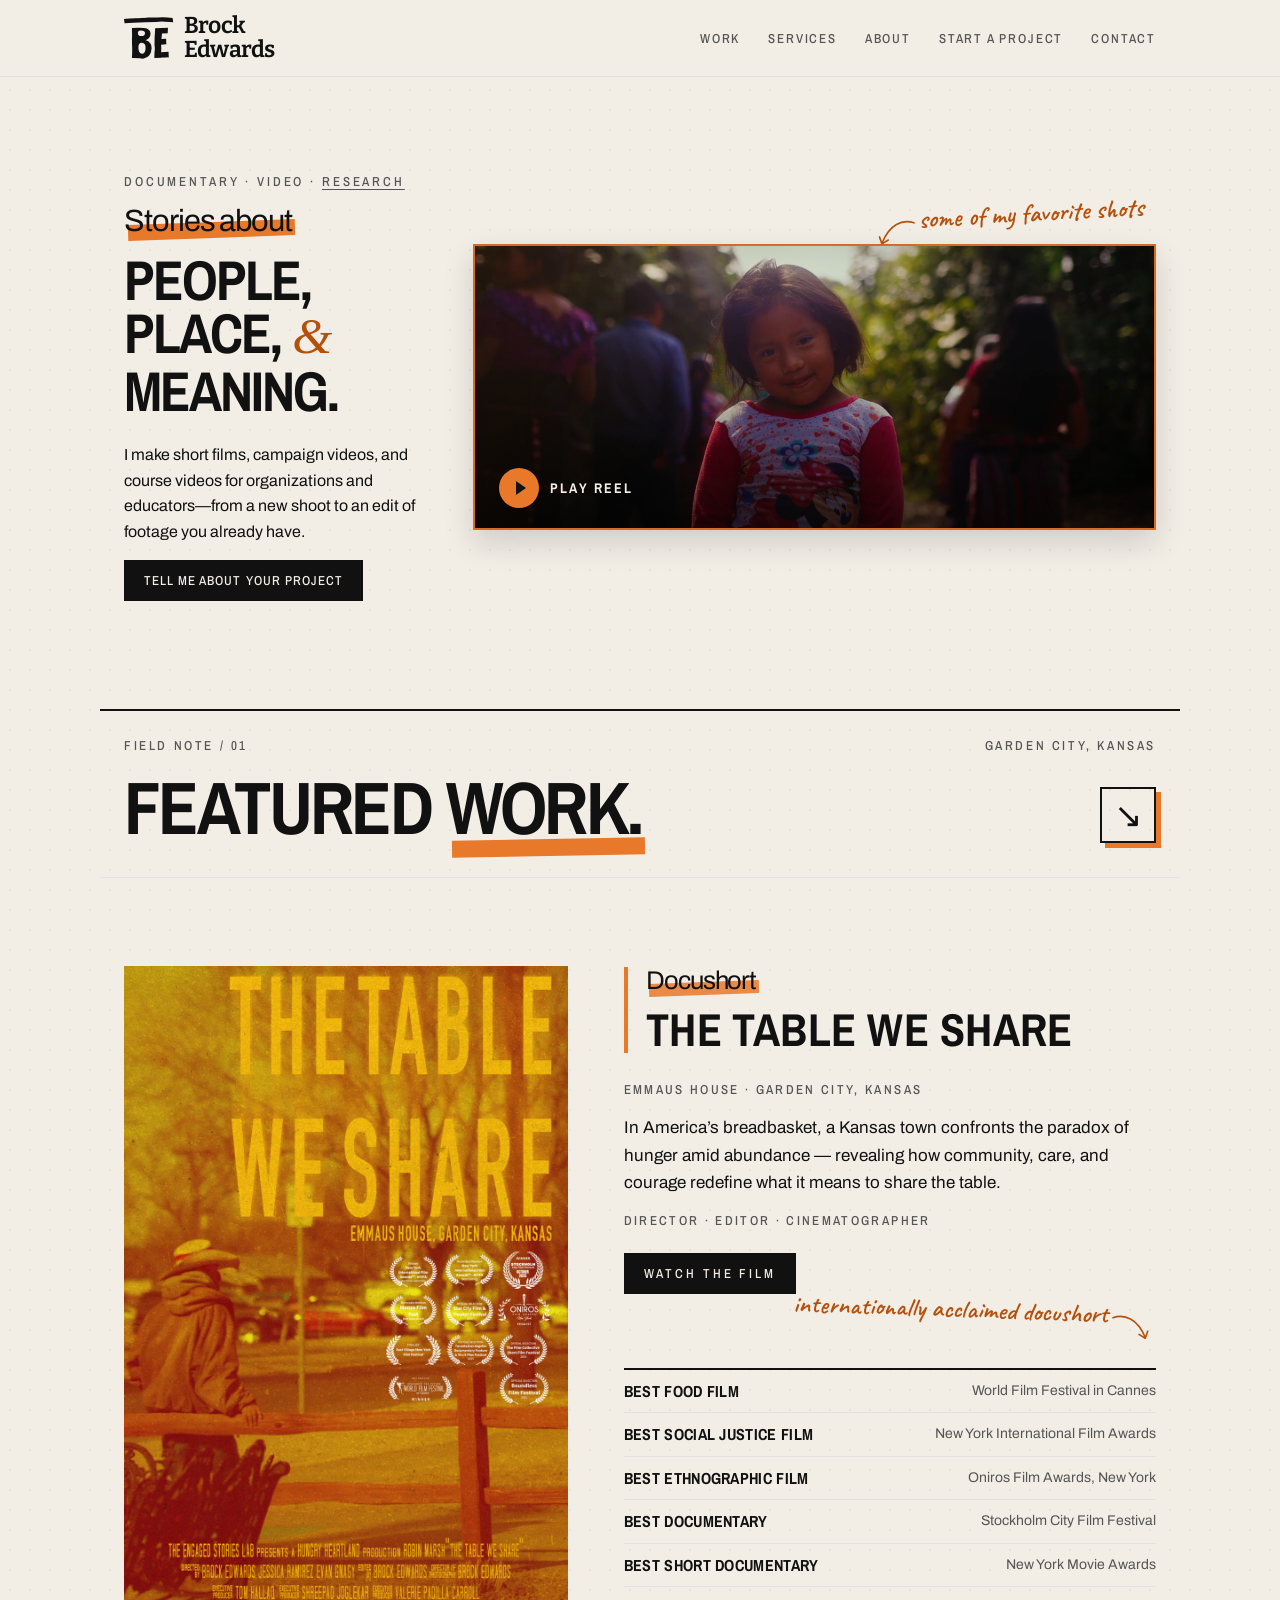
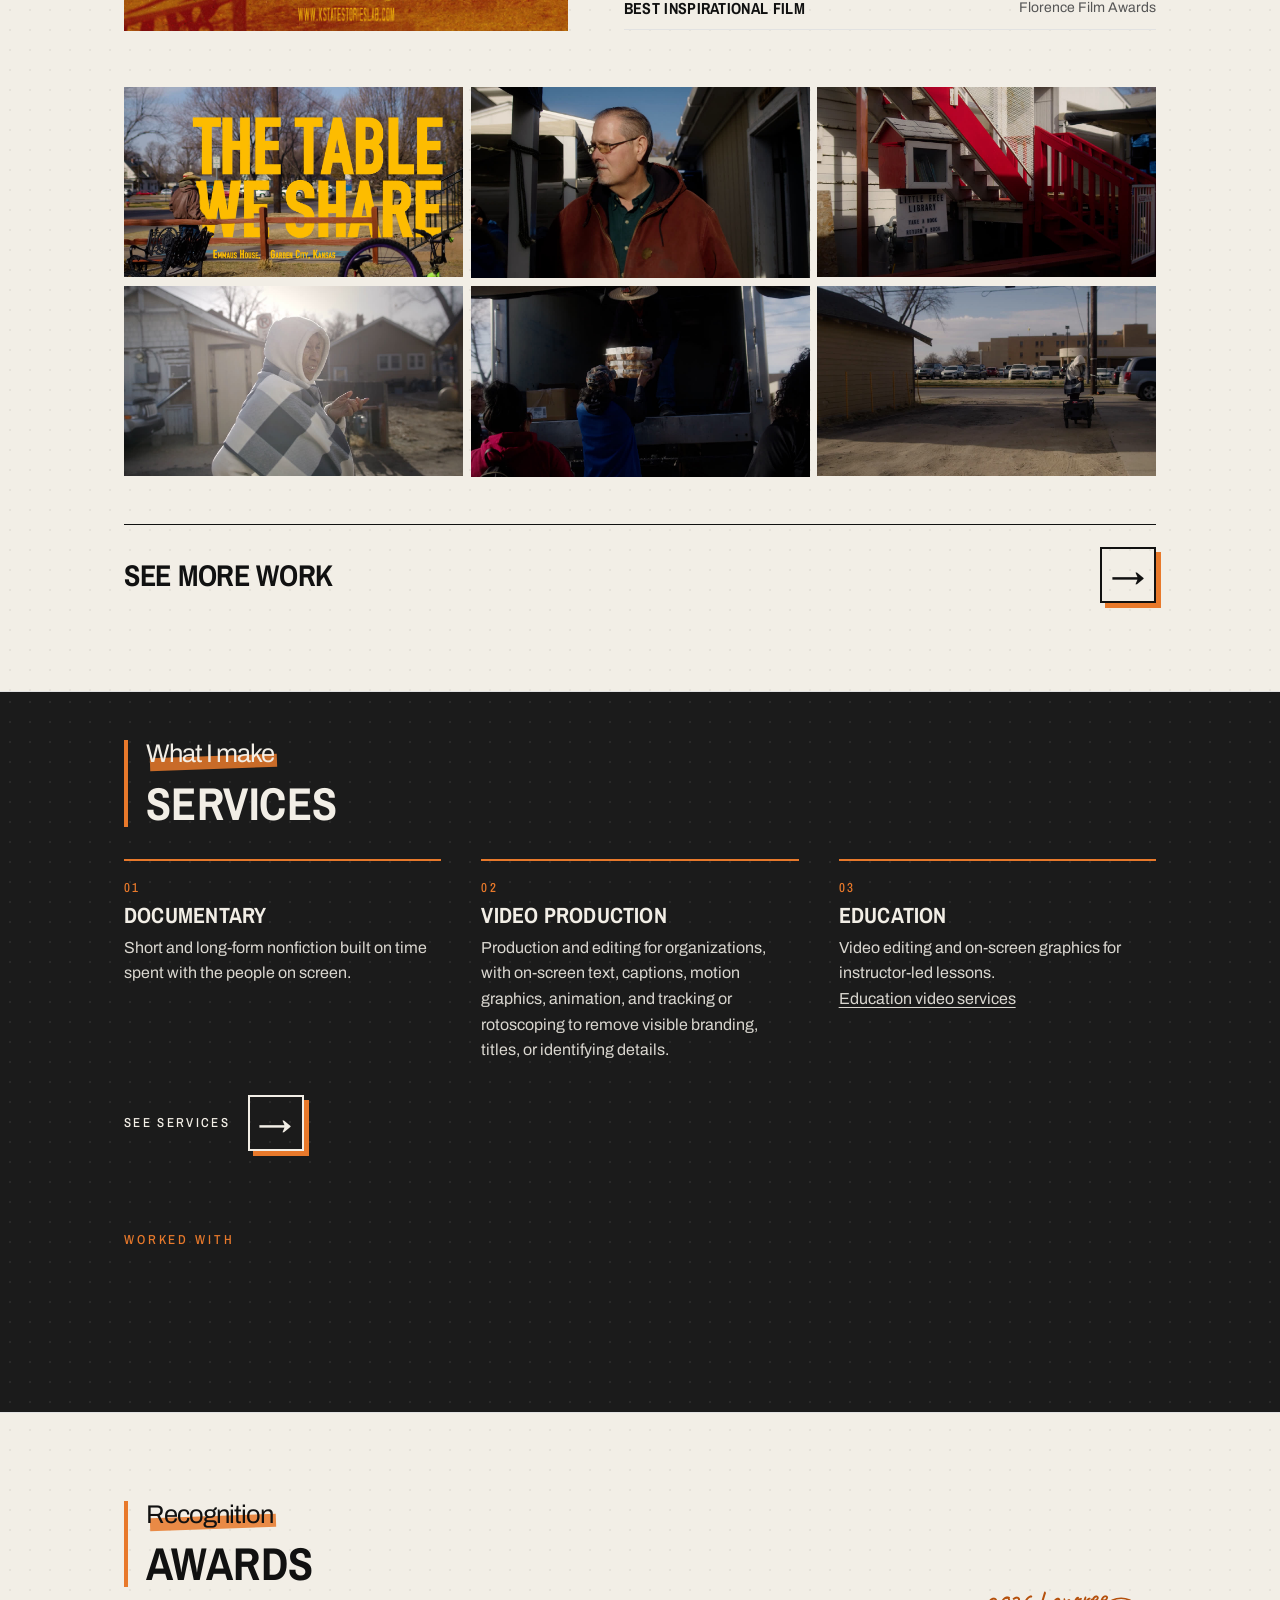
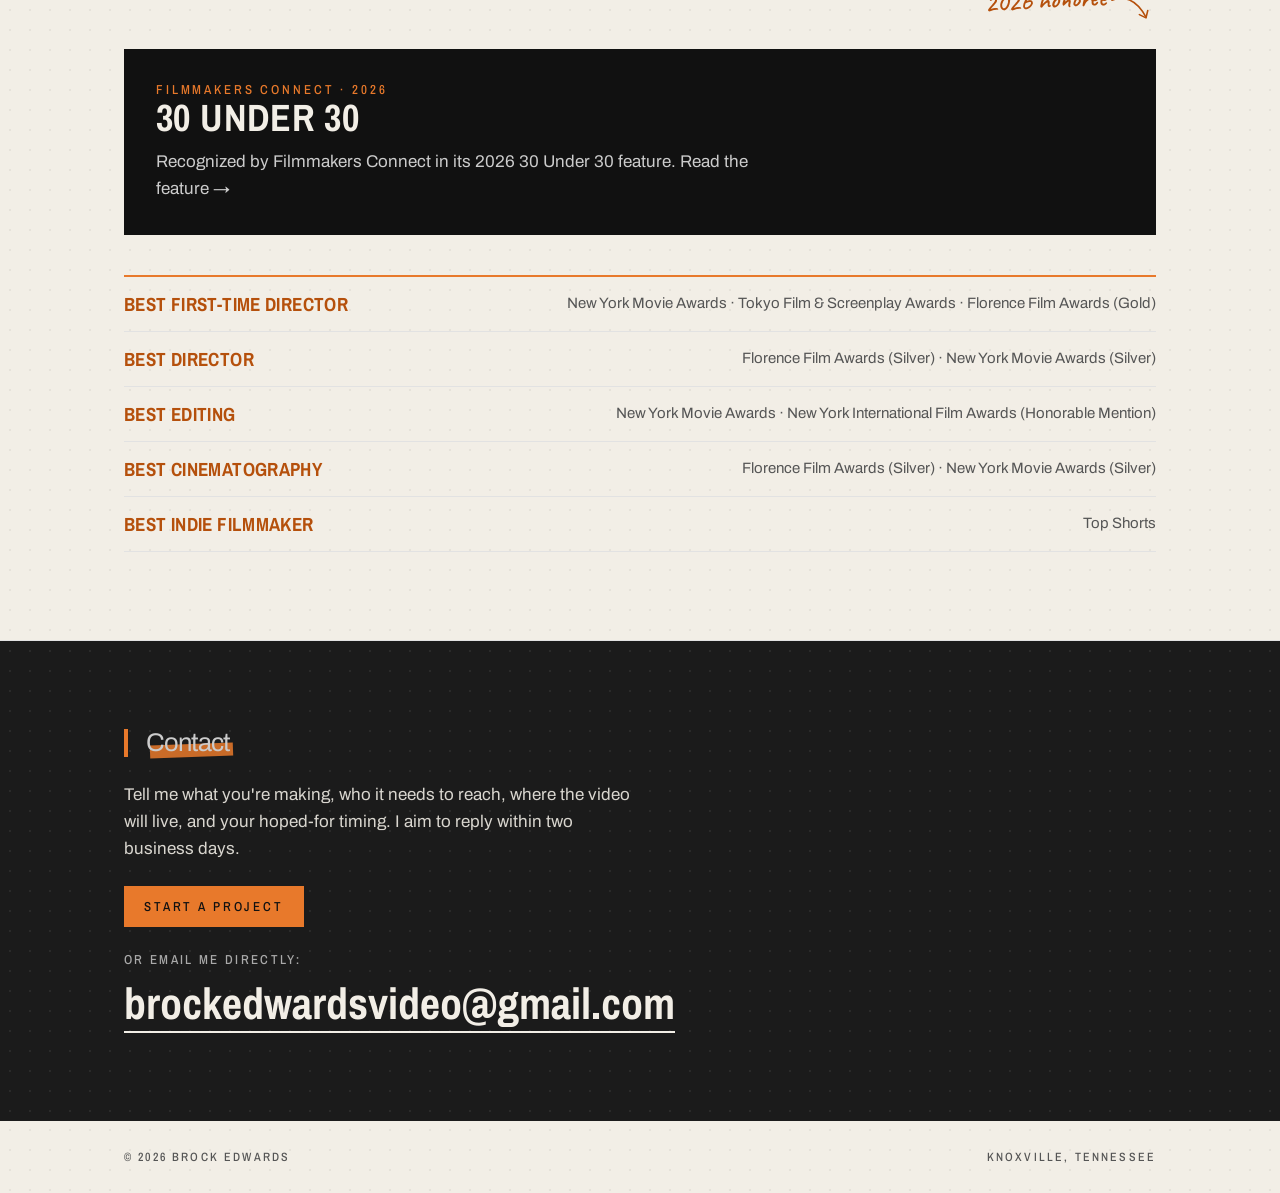
<file: index.html>
<!doctype html>
<html lang="en">
<head>
<!-- Google tag (gtag.js) -->
<script async src="https://www.googletagmanager.com/gtag/js?id=G-G6JSV7GJ2M"></script>
<script>
  window.dataLayer = window.dataLayer || [];
  function gtag(){dataLayer.push(arguments);}
  gtag('js', new Date());
  gtag('config', 'G-G6JSV7GJ2M');
</script>
<meta charset="utf-8">
<meta name="viewport" content="width=device-width, initial-scale=1">
<title>Brock Edwards — Documentary · Video · Research</title>
<meta name="description" content="Brock Edwards is a documentary filmmaker and sociologist making films and video for organizations, educators, and communities.">
<meta property="og:title" content="Brock Edwards — Documentary · Video · Research">
<meta property="og:description" content="Documentary films and video for organizations, educators, and communities.">
<meta property="og:type" content="website">
<meta property="og:url" content="https://brocknedwards.com/">
<meta property="og:image" content="https://brocknedwards.com/img/stills/ttws-still-1.jpg">
<link rel="icon" href="favicon.svg?v=20261024-field-stamp" type="image/svg+xml">
<link rel="preconnect" href="https://fonts.googleapis.com">
<link rel="preconnect" href="https://fonts.gstatic.com" crossorigin>
<link href="https://fonts.googleapis.com/css2?family=Archivo+Narrow:wght@500;700&family=Archivo:wght@400;600;800&family=Caveat:wght@500;700&display=swap" rel="stylesheet">
<link rel="stylesheet" href="styles.css?v=20261029-start">
<script src="gallery.js" defer></script>
</head>
<body>
<a class="skip-link" href="#main">Skip to content</a>

<header>
  <div class="wrap">
    <a class="mark" href="index.html" aria-label="Brock Edwards, home">
      <img class="brand-mark" src="img/field-stamp-refined.svg" width="50" height="45" alt="" aria-hidden="true">
      <span class="stack">Brock<br>Edwards</span>
    </a>
    <nav>
      <a href="work.html">Work</a>
      <a href="services.html">Services</a>
      <a href="about.html">About</a>
      <a href="start.html">Start a project</a>
      <a href="#contact">Contact</a>
    </nav>
  </div>
</header>

<main id="main" tabindex="-1">



  <section class="hero" id="reel">
    <div class="wrap">
      <p class="eyebrow">Documentary · Video · <a href="about.html#research">Research</a></p>
      <h1>
        <span class="hero-lead"><span class="hero-lead-mark">Stories about</span></span>
        <span class="hero-word">people,</span>
        <span class="hero-word">place, <span class="hero-amp">&amp;</span></span>
        <span class="hero-word hero-word-end">meaning.</span>
      </h1>
      <div class="hero-inquiry">
        <p>I make short films, campaign videos, and course videos for organizations and educators—from a new shoot to an edit of footage you already have.</p>
        <a class="btn" href="start.html">Tell me about your project</a>
      </div>
      <div class="reel">
        <span class="note note-reel">some of my favorite shots<svg class="note-arrow" viewBox="0 0 64 44" aria-hidden="true"><path d="M4 8c16-6 34 0 46 26"/><path d="M41 30l9 5 3-10"/></svg></span>
        <a class="reel-poster" href="https://vimeo.com/904550298" target="_blank" rel="noopener"
          data-embed="https://player.vimeo.com/video/904550298?autoplay=1&amp;title=0&amp;byline=0&amp;portrait=0&amp;dnt=1"
          aria-label="Play Brock Edwards reel">
          <img src="img/work/reel.jpg" alt="" width="1280" height="538">
          <span class="reel-play"><span class="reel-play-icon" aria-hidden="true"></span>Play reel</span>
        </a>
      </div>
    </div>
  </section>

  <section class="story-bridge" aria-label="Introducing The Table We Share">
    <div class="wrap">
      <div class="story-bridge-meta"><span>Field note / 01</span><span>Garden City, Kansas</span></div>
      <div class="story-bridge-main">
        <p>Featured <span>work.</span></p>
        <a class="arrow-tile" href="#film" aria-label="Go to the featured film">↘</a>
      </div>
    </div>
  </section>

  <section id="film">
    <div class="wrap">
      <div class="film">
        <a class="film-poster" href="work/the-table-we-share.html" aria-label="View The Table We Share film page">
          <img class="poster" src="img/ttws-poster.jpg" width="1000" height="1500"
            alt="Poster for The Table We Share, with festival laurels">
        </a>
        <div>
          <h2 class="titled"><span class="lead">Docushort</span> The Table We Share</h2>
          <p class="meta">Emmaus House · Garden City, Kansas</p>
          <p>In America’s breadbasket, a Kansas town confronts the paradox of hunger amid abundance — revealing how community, care, and courage redefine what it means to share the table.</p>
          <p class="meta">Director · Editor · Cinematographer</p>
          <a class="btn" href="work/the-table-we-share.html">Watch the film</a>
          <p class="note note-awards">internationally acclaimed docushort<svg class="note-arrow" viewBox="0 0 64 44" aria-hidden="true"><path d="M4 8c16-6 34 0 46 26"/><path d="M41 30l9 5 3-10"/></svg></p>
          <ul class="awards film-awards" aria-label="Selected festival award wins">
            <li><b>Best Food Film</b><span>World Film Festival in Cannes</span></li>
            <li><b>Best Social Justice Film</b><span>New York International Film Awards</span></li>
            <li><b>Best Ethnographic Film</b><span>Oniros Film Awards, New York</span></li>
            <li><b>Best Documentary</b><span>Stockholm City Film Festival</span></li>
            <li><b>Best Short Documentary</b><span>New York Movie Awards</span></li>
            <li><b>Best Inspirational Film</b><span>Florence Film Awards</span></li>
          </ul>
        </div>
      </div>
      <div class="stills">
        <img src="img/stills/ttws-still-1.jpg" alt="Title card: The Table We Share, Emmaus House, Garden City, Kansas" loading="lazy">
        <img src="img/stills/ttws-still-2.jpg" alt="A man in a work jacket stands in a doorway" loading="lazy">
        <img src="img/stills/ttws-still-3.jpg" alt="A little free library beside red stairs" loading="lazy">
        <img src="img/stills/ttws-still-4.jpg" alt="A woman wrapped in a blanket outside Emmaus House" loading="lazy">
        <img src="img/stills/ttws-still-5.jpg" alt="People unloading boxes from a truck" loading="lazy">
        <img src="img/stills/ttws-still-6.jpg" alt="A woman pushes a cart across an empty lot" loading="lazy">
      </div>
      <a class="more" href="work.html"><span>See more work</span><span class="arrow-tile" aria-hidden="true">→</span></a>
    </div>
  </section>

  <section class="services-band">
    <div class="wrap">
      <div class="panel">
      <h2 class="titled"><span class="lead">What I make</span> Services</h2>
      <div class="services">
        <div>
          <h3>Documentary</h3>
          <p>Short and long-form nonfiction built on time spent with the people on screen.</p>
        </div>
        <div>
          <h3>Video Production</h3>
          <p>Production and editing for organizations, with on-screen text, captions, motion graphics, animation, and tracking or rotoscoping to remove visible branding, titles, or identifying details.</p>
        </div>
        <div>
          <h3>Education</h3>
          <p>Video editing and on-screen graphics for instructor-led lessons.</p>
          <p><a href="services.html#education">Education video services</a></p>
        </div>
      </div>
      <a class="more" href="services.html"><span>See services</span><span class="arrow-tile" aria-hidden="true">→</span></a>
      </div>
    </div>
    <div class="orgs-band">
      <div class="wrap"><p class="eyebrow">Worked with</p></div>
      <div class="orgs-marquee">
        <div class="orgs-track">
          <ul class="orgs-list">
            <li><span class="org-logo"><img src="img/logos/kansas-state.svg" alt="Kansas State University"></span></li>
            <li><span class="org-logo"><img src="img/logos/unto.png" alt="Unto"></span></li>
            <li><span class="org-logo"><img src="img/logos/mad-courses.svg" alt="MAD Docathon"></span></li>
            <li><span class="org-logo"><img src="img/logos/hungry-heartland.gif" alt="Hungry Heartland"></span></li>
            <li><span class="org-logo"><img src="img/logos/chapman-center.svg" alt="The Chapman Center"></span></li>
            <li><span class="org-logo"><img src="img/logos/hunger-free-kansas.png" alt="Hunger Free Kansas"></span></li>
            <li><span class="org-logo org-logo-extension"><img src="img/logos/k-state-extension-powercat.svg" alt=""><span>K-State<small>Extension</small></span></span></li>
            <li><span class="org-logo"><img src="img/logos/rise-cowley.svg" alt="RISE Cowley"></span></li>
            <li><span class="org-logo org-logo-text">The Engaged<br>Stories Lab</span></li>
          </ul>
          <ul class="orgs-list" aria-hidden="true">
            <li><span class="org-logo"><img src="img/logos/kansas-state.svg" alt="Kansas State University"></span></li>
            <li><span class="org-logo"><img src="img/logos/unto.png" alt="Unto"></span></li>
            <li><span class="org-logo"><img src="img/logos/mad-courses.svg" alt="MAD Docathon"></span></li>
            <li><span class="org-logo"><img src="img/logos/hungry-heartland.gif" alt="Hungry Heartland"></span></li>
            <li><span class="org-logo"><img src="img/logos/chapman-center.svg" alt="The Chapman Center"></span></li>
            <li><span class="org-logo"><img src="img/logos/hunger-free-kansas.png" alt="Hunger Free Kansas"></span></li>
            <li><span class="org-logo org-logo-extension"><img src="img/logos/k-state-extension-powercat.svg" alt=""><span>K-State<small>Extension</small></span></span></li>
            <li><span class="org-logo"><img src="img/logos/rise-cowley.svg" alt="RISE Cowley"></span></li>
            <li><span class="org-logo org-logo-text">The Engaged<br>Stories Lab</span></li>
          </ul>
        </div>
      </div>
    </div>
  </section>

  <section id="awards">
    <div class="wrap">
      <h2 class="titled"><span class="lead">Recognition</span> Awards</h2>
      <p class="note note-30">2026 honoree<svg class="note-arrow" viewBox="0 0 64 44" aria-hidden="true"><path d="M4 8c16-6 34 0 46 26"/><path d="M41 30l9 5 3-10"/></svg></p>
      <a class="feature" href="https://www.filmcon.net/post/30-under-30-2026" target="_blank" rel="noopener">
        <p class="eyebrow">Filmmakers Connect · 2026</p>
        <h3>30 Under 30</h3>
        <p>Recognized by Filmmakers Connect in its 2026 30 Under 30 feature. Read the feature →</p>
      </a>
      <ul class="awards">
        <li><b>Best First-Time Director</b><span>New York Movie Awards · Tokyo Film &amp; Screenplay Awards · Florence Film Awards (Gold)</span></li>
        <li><b>Best Director</b><span>Florence Film Awards (Silver) · New York Movie Awards (Silver)</span></li>
        <li><b>Best Editing</b><span>New York Movie Awards · New York International Film Awards (Honorable Mention)</span></li>
        <li><b>Best Cinematography</b><span>Florence Film Awards (Silver) · New York Movie Awards (Silver)</span></li>
        <li><b>Best Indie Filmmaker</b><span>Top Shorts</span></li>
      </ul>
    </div>
  </section>

  <section id="contact" class="contact" tabindex="-1">
    <div class="wrap">
      <h2 class="titled contact-head"><span class="lead">Contact</span></h2>
      <p>Tell me what you're making, who it needs to reach, where the video will live, and your hoped-for timing. I aim to reply within two business days.</p>
      <a class="btn contact-btn" href="start.html">Start a project</a>
      <p class="contact-or">Or email me directly:</p>
      <a class="email" href="mailto:brockedwardsvideo@gmail.com?subject=Project%20inquiry">brockedwardsvideo@gmail.com</a>
    </div>
  </section>
</main>

<footer>
  <div class="wrap">
    <span>© <span class="y">2026</span> Brock Edwards</span>
    <span>Knoxville, Tennessee</span>
  </div>
</footer>
<script>
document.querySelectorAll('.y').forEach(e => e.textContent = new Date().getFullYear());
const reelPoster = document.querySelector('.hero .reel-poster');
reelPoster?.addEventListener('click', event => {
  event.preventDefault();
  const player = document.createElement('iframe');
  player.src = reelPoster.dataset.embed;
  player.title = 'Brock Edwards — Reel';
  player.allow = 'autoplay; fullscreen; picture-in-picture';
  player.allowFullscreen = true;
  reelPoster.replaceWith(player);
});
</script>
<script src="logo-strip.js?v=20261023b"></script>
</body>
</html>
</file>
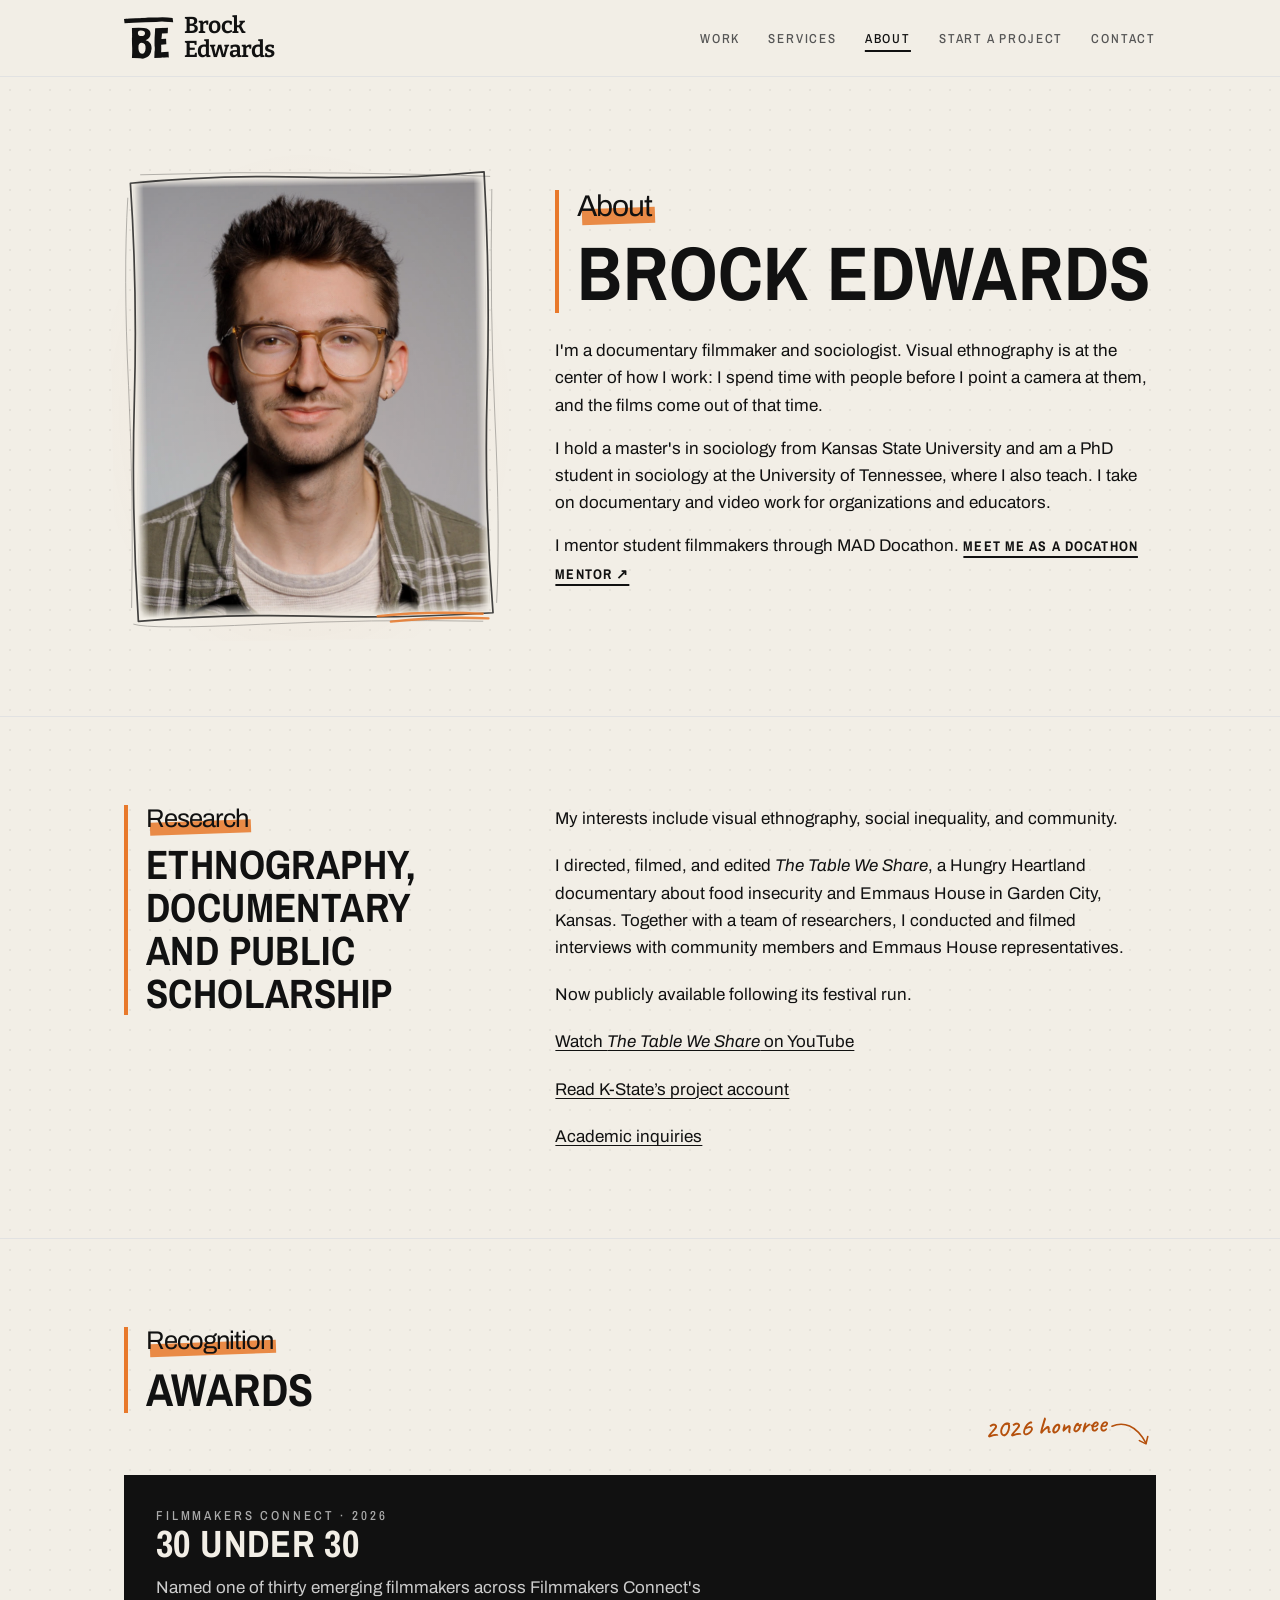
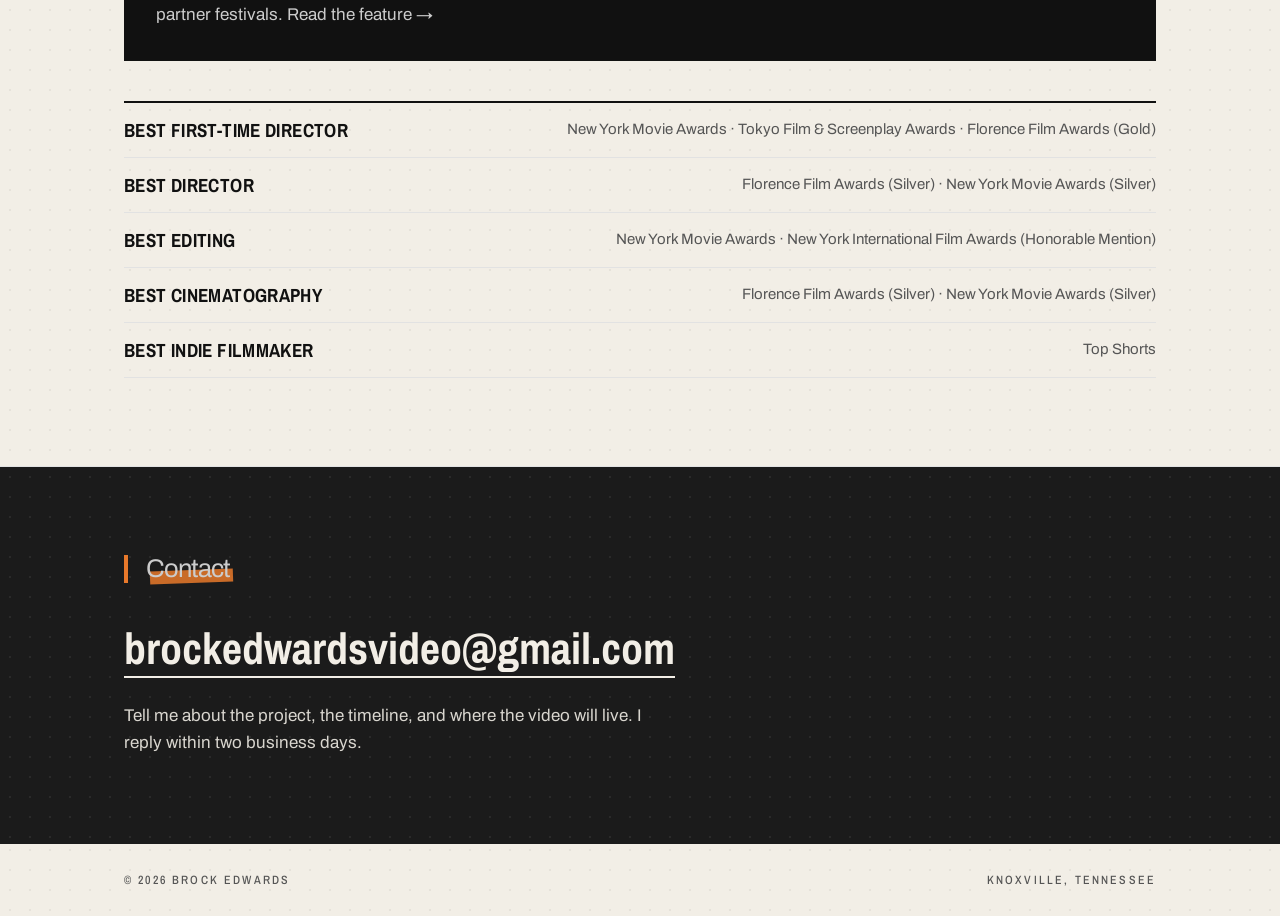
<file: about.html>
<!doctype html>
<html lang="en">
<head>
<!-- Google tag (gtag.js) -->
<script async src="https://www.googletagmanager.com/gtag/js?id=G-G6JSV7GJ2M"></script>
<script>
  window.dataLayer = window.dataLayer || [];
  function gtag(){dataLayer.push(arguments);}
  gtag('js', new Date());
  gtag('config', 'G-G6JSV7GJ2M');
</script>
<meta charset="utf-8">
<meta name="viewport" content="width=device-width, initial-scale=1">
<title>About — Brock Edwards</title>
<meta name="description" content="About Brock Edwards, documentary filmmaker and sociologist.">
<meta property="og:title" content="About — Brock Edwards">
<meta property="og:description" content="Documentary films and video for organizations, educators, and communities.">
<meta property="og:type" content="website">
<meta property="og:url" content="https://brocknedwards.com/about.html">
<meta property="og:image" content="https://brocknedwards.com/img/stills/ttws-still-1.jpg">
<link rel="icon" href="favicon.svg?v=20261024-field-stamp" type="image/svg+xml">
<link rel="preconnect" href="https://fonts.googleapis.com">
<link rel="preconnect" href="https://fonts.gstatic.com" crossorigin>
<link href="https://fonts.googleapis.com/css2?family=Archivo+Narrow:wght@500;700&family=Archivo:wght@400;600;800&family=Caveat:wght@500;700&display=swap" rel="stylesheet">
<link rel="stylesheet" href="styles.css?v=20261029-start">
</head>
<body>
<a class="skip-link" href="#main">Skip to content</a>

<header>
  <div class="wrap">
    <a class="mark" href="index.html" aria-label="Brock Edwards, home">
      <img class="brand-mark" src="img/field-stamp-refined.svg" width="50" height="45" alt="" aria-hidden="true">
      <span class="stack">Brock<br>Edwards</span>
    </a>
    <nav>
      <a href="work.html">Work</a>
      <a href="services.html">Services</a>
      <a href="about.html" aria-current="page">About</a>
      <a href="start.html">Start a project</a>
      <a href="#contact">Contact</a>
    </nav>
  </div>
</header>

<main id="main" tabindex="-1">
  <section>
    <div class="wrap about">
      <div class="portrait-frame">
        <img class="headshot" src="img/headshot.jpg" width="800" height="1000" alt="Portrait of Brock Edwards">
        <svg class="portrait-sketch" viewBox="0 0 400 500" preserveAspectRatio="none" aria-hidden="true" focusable="false">
          <path class="portrait-ink" d="M10 17 Q102 9 198 13 T387 10 Q392 128 387 247 T390 486 Q293 491 198 487 T12 490 Q6 369 11 251 T10 17Z"/>
          <path class="portrait-echo" d="M21 8 Q126 6 231 9 T393 15 M395 29 Q391 159 395 278 T394 475 M379 495 Q260 491 142 495 T7 493 M5 475 Q9 355 5 235 T7 33"/>
          <path class="portrait-accent" d="M267 488 Q320 483 379 487 M281 494 Q333 489 385 492"/>
        </svg>
      </div>
      <div>
        <h1 class="titled"><span class="lead">About</span> Brock Edwards</h1>
        <!-- TODO(Brock): read this through and change anything that doesn't sound like you. -->
        <p>I'm a documentary filmmaker and sociologist. Visual ethnography is at the center of how I work: I spend time with people before I point a camera at them, and the films come out of that time.</p>
        <p>I hold a master's in sociology from Kansas State University and am a PhD student in sociology at the University of Tennessee, where I also teach. I take on documentary and video work for organizations and educators.</p>
        <p>I mentor student filmmakers through MAD Docathon. <a class="about-profile-link" href="https://www.madcourses.com/mad-mentor" target="_blank" rel="noopener noreferrer">Meet me as a Docathon mentor ↗</a></p>
      </div>
    </div>
  </section>

  <section id="research" style="scroll-margin-top: 100px">
    <div class="wrap">
      <h2 class="titled"><span class="lead">Research</span> Ethnography, documentary and public scholarship</h2>
      <p>My interests include visual ethnography, social inequality, and community.</p>
      <p>I directed, filmed, and edited <i>The Table We Share</i>, a Hungry Heartland documentary about food insecurity and Emmaus House in Garden City, Kansas. Together with a team of researchers, I conducted and filmed interviews with community members and Emmaus House representatives.</p>
      <p>Now publicly available following its festival run.</p>
      <p><a href="https://www.youtube.com/watch?v=_weTsfGzSUg" target="_blank" rel="noopener noreferrer">Watch <i>The Table We Share</i> on YouTube</a></p>
      <p><a href="https://www.k-state.edu/news/articles/2025/12/award-winning-documentary-the-table-we-share-addresses-food-insecurity-in-Kansas.html" target="_blank" rel="noopener noreferrer">Read K-State’s project account</a></p>
      <p><a href="mailto:brockedwardsvideo@gmail.com?subject=Academic%20inquiry">Academic inquiries</a></p>
    </div>
  </section>

  <section>
    <div class="wrap">
      <h2 class="titled"><span class="lead">Recognition</span> Awards</h2>
      <p class="note note-30">2026 honoree<svg class="note-arrow" viewBox="0 0 64 44" aria-hidden="true"><path d="M4 8c16-6 34 0 46 26"/><path d="M41 30l9 5 3-10"/></svg></p>
      <a class="feature" href="https://www.filmcon.net/post/30-under-30-2026" target="_blank" rel="noopener">
        <p class="eyebrow">Filmmakers Connect · 2026</p>
        <h3>30 Under 30</h3>
        <p>Named one of thirty emerging filmmakers across Filmmakers Connect's partner festivals. Read the feature →</p>
      </a>
      <ul class="awards">
        <li><b>Best First-Time Director</b><span>New York Movie Awards · Tokyo Film &amp; Screenplay Awards · Florence Film Awards (Gold)</span></li>
        <li><b>Best Director</b><span>Florence Film Awards (Silver) · New York Movie Awards (Silver)</span></li>
        <li><b>Best Editing</b><span>New York Movie Awards · New York International Film Awards (Honorable Mention)</span></li>
        <li><b>Best Cinematography</b><span>Florence Film Awards (Silver) · New York Movie Awards (Silver)</span></li>
        <li><b>Best Indie Filmmaker</b><span>Top Shorts</span></li>
      </ul>
    </div>
  </section>

  <section id="contact" class="contact">
    <div class="wrap">
      <h2 class="titled contact-head"><span class="lead">Contact</span></h2>
      <a class="email" href="mailto:brockedwardsvideo@gmail.com">brockedwardsvideo@gmail.com</a>
      <p>Tell me about the project, the timeline, and where the video will live. I reply within two business days.</p>
    </div>
  </section>
</main>

<footer>
  <div class="wrap">
    <span>© <span class="y">2026</span> Brock Edwards</span>
    <span>Knoxville, Tennessee</span>
  </div>
</footer>
<script>document.querySelectorAll('.y').forEach(e => e.textContent = new Date().getFullYear());</script>
</body>
</html>
</file>
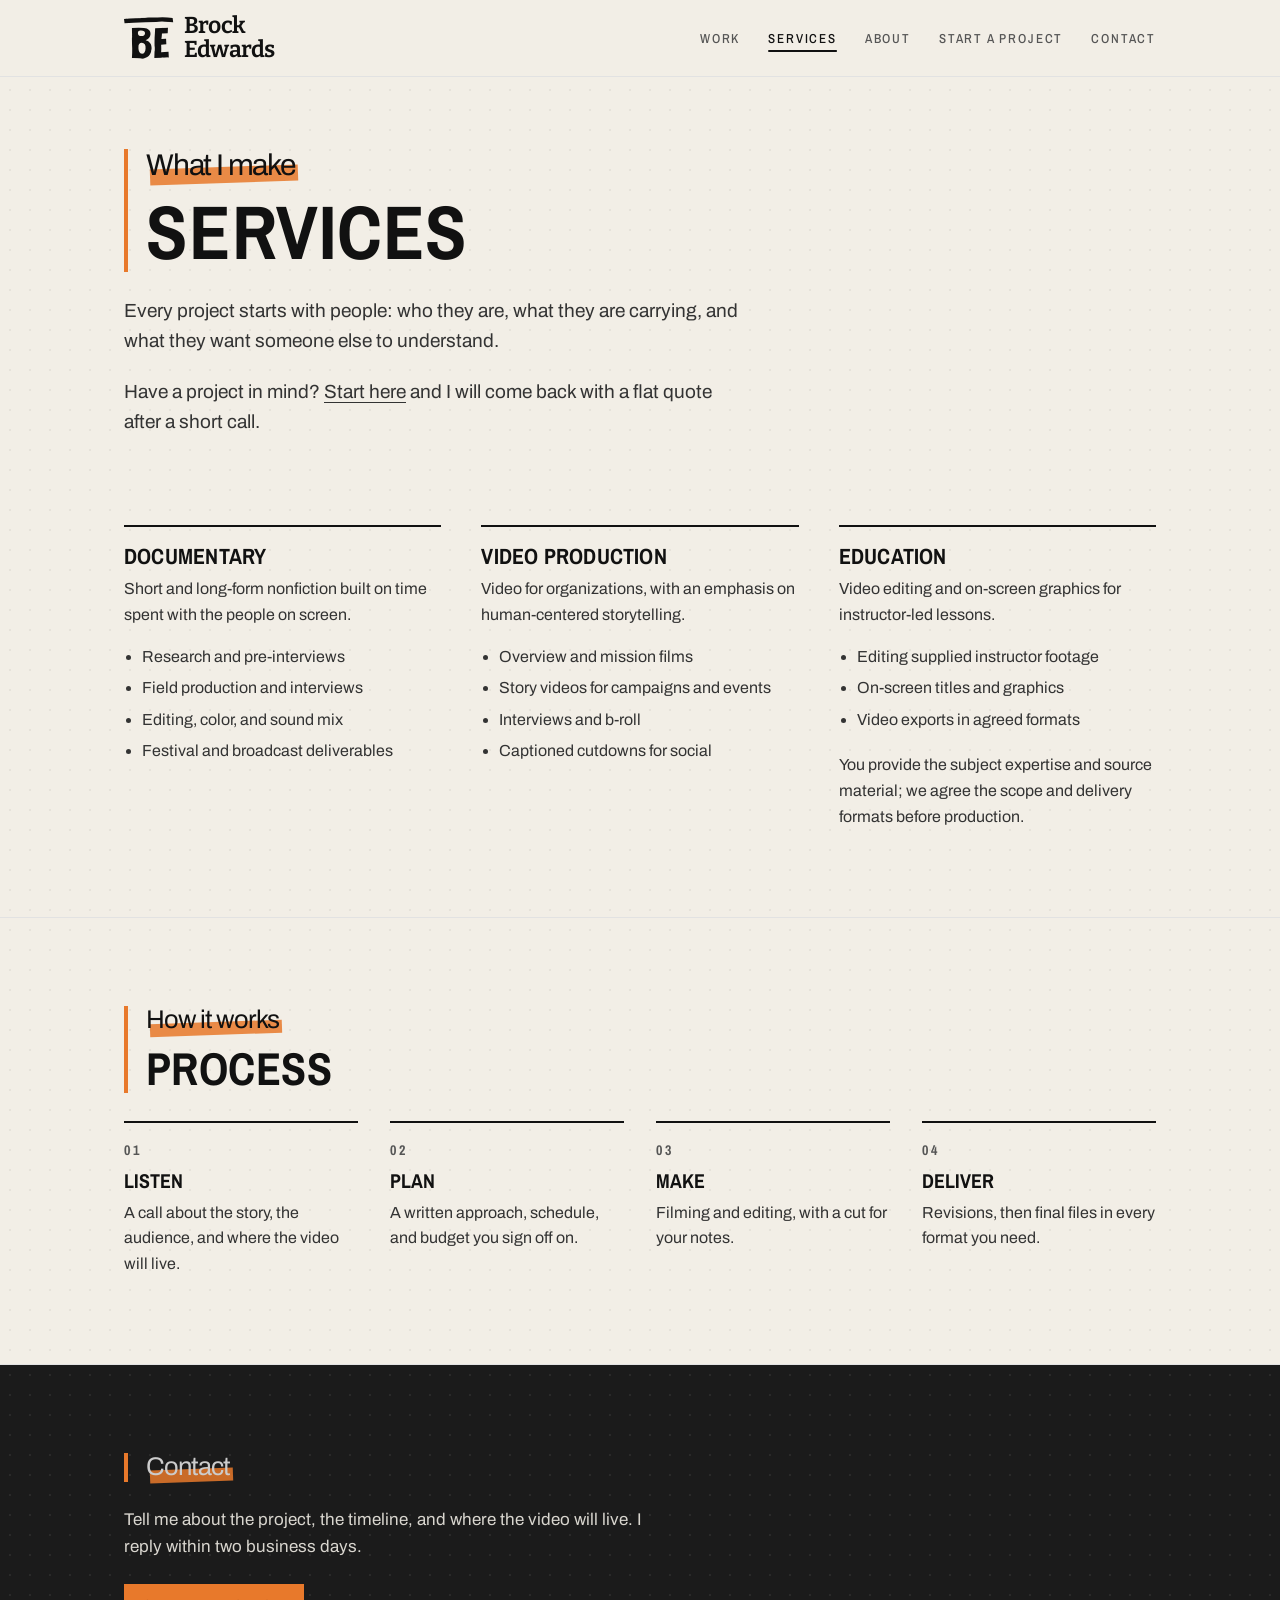
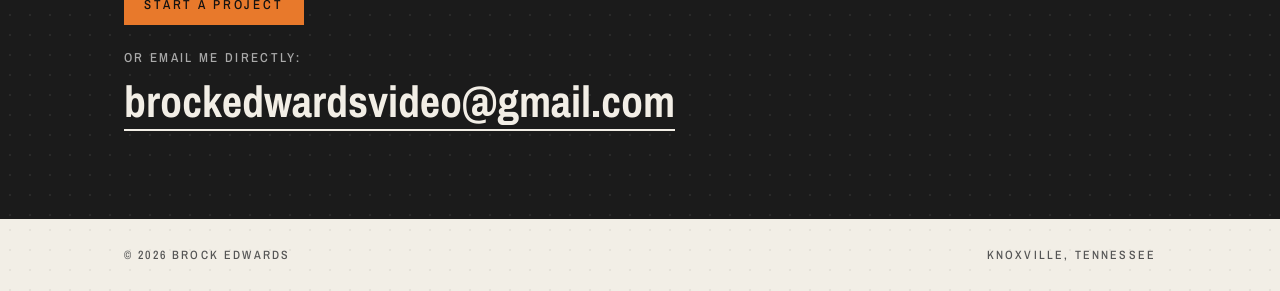
<file: services.html>
<!doctype html>
<html lang="en">
<head>
<!-- Google tag (gtag.js) -->
<script async src="https://www.googletagmanager.com/gtag/js?id=G-G6JSV7GJ2M"></script>
<script>
  window.dataLayer = window.dataLayer || [];
  function gtag(){dataLayer.push(arguments);}
  gtag('js', new Date());
  gtag('config', 'G-G6JSV7GJ2M');
</script>
<meta charset="utf-8">
<meta name="viewport" content="width=device-width, initial-scale=1">
<title>Services — Brock Edwards</title>
<meta name="description" content="Documentary, video production, and education video by Brock Edwards.">
<meta property="og:title" content="Services — Brock Edwards">
<meta property="og:description" content="Documentary films and video for organizations, educators, and communities.">
<meta property="og:type" content="website">
<meta property="og:url" content="https://brocknedwards.com/services.html">
<meta property="og:image" content="https://brocknedwards.com/img/stills/ttws-still-1.jpg">
<link rel="icon" href="favicon.svg?v=20261024-field-stamp" type="image/svg+xml">
<link rel="preconnect" href="https://fonts.googleapis.com">
<link rel="preconnect" href="https://fonts.gstatic.com" crossorigin>
<link href="https://fonts.googleapis.com/css2?family=Archivo+Narrow:wght@500;700&family=Archivo:wght@400;600;800&family=Caveat:wght@500;700&display=swap" rel="stylesheet">
<link rel="stylesheet" href="styles.css?v=20261029-case">
</head>
<body>
<a class="skip-link" href="#main">Skip to content</a>

<header>
  <div class="wrap">
    <a class="mark" href="index.html" aria-label="Brock Edwards, home">
      <img class="brand-mark" src="img/field-stamp-refined.svg" width="50" height="45" alt="" aria-hidden="true">
      <span class="stack">Brock<br>Edwards</span>
    </a>
    <nav>
      <a href="work.html">Work</a>
      <a href="services.html" aria-current="page">Services</a>
      <a href="about.html">About</a>
      <a href="start.html">Start a project</a>
      <a href="#contact">Contact</a>
    </nav>
  </div>
</header>

<main id="main" tabindex="-1">
  <section class="page-head">
    <div class="wrap">
      <h1 class="titled"><span class="lead">What I make</span> Services</h1>
      <p class="lede">Every project starts with people: who they are, what they are carrying, and what they want someone else to understand.</p>
      <p class="lede" style="margin-top: 20px">Have a project in mind? <a href="start.html">Start here</a> and I will come back with a flat quote after a short call.</p>
    </div>
  </section>

  <!-- TODO(Brock): check each list below matches what you actually offer. -->
  <section>
    <div class="wrap services">
      <div>
        <h3>Documentary</h3>
        <p>Short and long-form nonfiction built on time spent with the people on screen.</p>
        <ul>
          <li>Research and pre-interviews</li>
          <li>Field production and interviews</li>
          <li>Editing, color, and sound mix</li>
          <li>Festival and broadcast deliverables</li>
        </ul>
      </div>
      <div>
        <h3>Video Production</h3>
        <p>Video for organizations, with an emphasis on human-centered storytelling.</p>
        <ul>
          <li>Overview and mission films</li>
          <li>Story videos for campaigns and events</li>
          <li>Interviews and b-roll</li>
          <li>Captioned cutdowns for social</li>
        </ul>
      </div>
      <div id="education" style="scroll-margin-top: 100px">
        <h3>Education</h3>
        <p>Video editing and on-screen graphics for instructor-led lessons.</p>
        <ul>
          <li>Editing supplied instructor footage</li>
          <li>On-screen titles and graphics</li>
          <li>Video exports in agreed formats</li>
        </ul>
        <p>You provide the subject expertise and source material; we agree the scope and delivery formats before production.</p>
      </div>
    </div>
  </section>

  <section>
    <div class="wrap">
      <h2 class="titled"><span class="lead">How it works</span> Process</h2>
      <ol class="steps">
        <li><b>Listen</b>A call about the story, the audience, and where the video will live.</li>
        <li><b>Plan</b>A written approach, schedule, and budget you sign off on.</li>
        <li><b>Make</b>Filming and editing, with a cut for your notes.</li>
        <li><b>Deliver</b>Revisions, then final files in every format you need.</li>
      </ol>
    </div>
  </section>

  <section id="contact" class="contact">
    <div class="wrap">
      <h2 class="titled contact-head"><span class="lead">Contact</span></h2>
      <p>Tell me about the project, the timeline, and where the video will live. I reply within two business days.</p>
      <a class="btn contact-btn" href="start.html">Start a project</a>
      <p class="contact-or">Or email me directly:</p>
      <a class="email" href="mailto:brockedwardsvideo@gmail.com">brockedwardsvideo@gmail.com</a>
    </div>
  </section>
</main>

<footer>
  <div class="wrap">
    <span>© <span class="y">2026</span> Brock Edwards</span>
    <span>Knoxville, Tennessee</span>
  </div>
</footer>
<script>document.querySelectorAll('.y').forEach(e => e.textContent = new Date().getFullYear());</script>
</body>
</html>
</file>
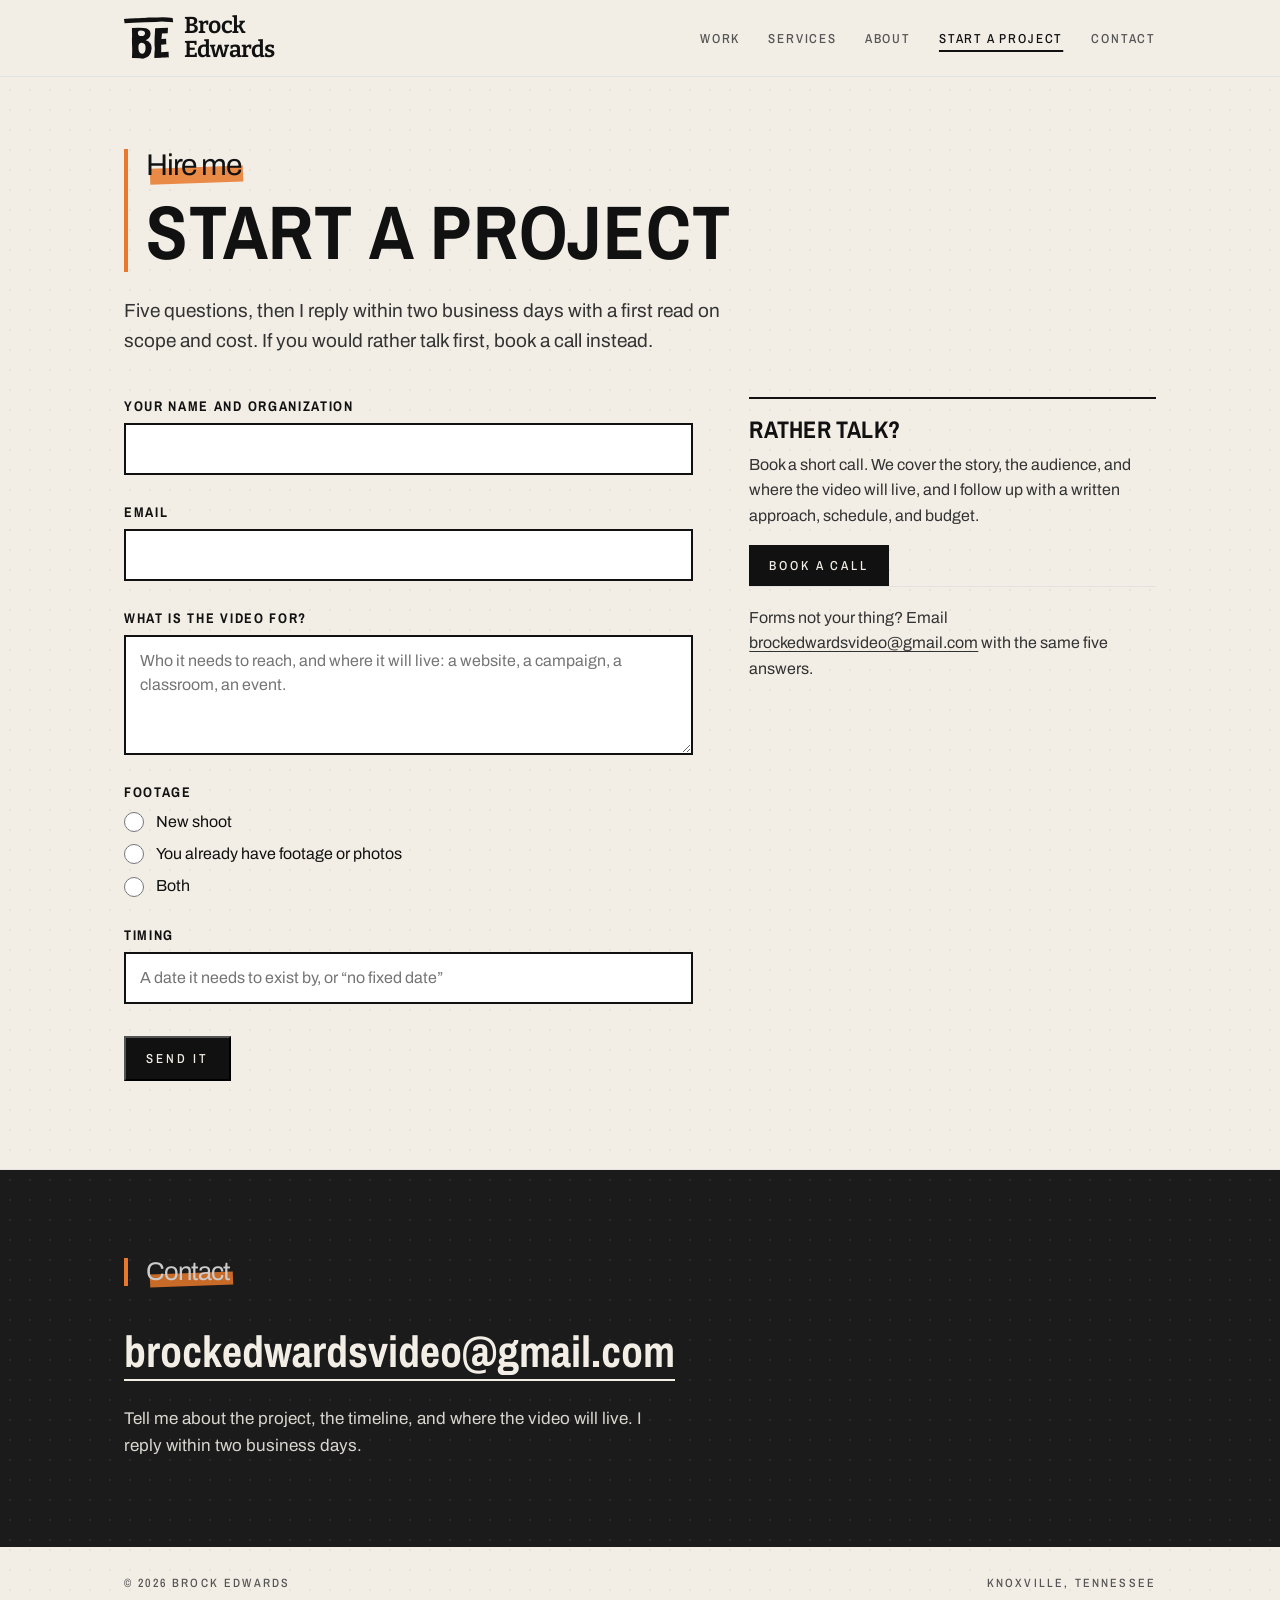
<file: start.html>
<!doctype html>
<!--
  BEFORE DEPLOY, Brock must replace two placeholders in this file:
  1. Form action: formsubmit.co, no account. The FIRST submission emails brockedwardsvideo@gmail.com an activation link; click it once.
     (create a form at formspree.io, set its recipient to brockedwardsvideo@gmail.com, paste the /f/xxxx URL).
  2. Booking link: currently a mailto. Replace with a Cal.com or Google appointment-schedule link when you make one.
     This appears twice: the sidebar button and the fallback line.
-->
<html lang="en">
<head>
<!-- Google tag (gtag.js) -->
<script async src="https://www.googletagmanager.com/gtag/js?id=G-G6JSV7GJ2M"></script>
<script>
  window.dataLayer = window.dataLayer || [];
  function gtag(){dataLayer.push(arguments);}
  gtag('js', new Date());
  gtag('config', 'G-G6JSV7GJ2M');
</script>
<meta charset="utf-8">
<meta name="viewport" content="width=device-width, initial-scale=1">
<title>Start a project — Brock Edwards</title>
<meta name="description" content="Tell Brock Edwards about your video project in five questions, or book a short call.">
<meta property="og:title" content="Start a project — Brock Edwards">
<meta property="og:description" content="Five questions, or a short call. No email to compose first.">
<meta property="og:type" content="website">
<meta property="og:url" content="https://brocknedwards.com/start.html">
<meta property="og:image" content="https://brocknedwards.com/img/stills/ttws-still-1.jpg">
<link rel="icon" href="favicon.svg?v=20261024-field-stamp" type="image/svg+xml">
<link rel="preconnect" href="https://fonts.googleapis.com">
<link rel="preconnect" href="https://fonts.gstatic.com" crossorigin>
<link href="https://fonts.googleapis.com/css2?family=Archivo+Narrow:wght@500;700&family=Archivo:wght@400;600;800&family=Caveat:wght@500;700&display=swap" rel="stylesheet">
<link rel="stylesheet" href="styles.css?v=20261029-case">
</head>
<body>
<a class="skip-link" href="#main">Skip to content</a>

<header>
  <div class="wrap">
    <a class="mark" href="index.html" aria-label="Brock Edwards, home">
      <img class="brand-mark" src="img/field-stamp-refined.svg" width="50" height="45" alt="" aria-hidden="true">
      <span class="stack">Brock<br>Edwards</span>
    </a>
    <nav>
      <a href="work.html">Work</a>
      <a href="services.html">Services</a>
      <a href="about.html">About</a>
      <a href="start.html" aria-current="page">Start a project</a>
      <a href="#contact">Contact</a>
    </nav>
  </div>
</header>

<main id="main" tabindex="-1">
  <section class="page-head">
    <div class="wrap">
      <h1 class="titled"><span class="lead">Hire me</span> Start a project</h1>
      <p class="lede">Five questions, then I reply within two business days with a first read on scope and cost. If you would rather talk first, book a call instead.</p>
    </div>
  </section>

  <section class="start">
    <div class="wrap">
      <form class="intake" action="https://formsubmit.co/brockedwardsvideo@gmail.com" method="POST">
        <input type="hidden" name="_captcha" value="false">
        <input type="hidden" name="_next" value="https://brocknedwards.com/start.html?sent=1">
        <div class="field">
          <label for="org">Your name and organization</label>
          <input type="text" id="org" name="organization" autocomplete="organization" required>
        </div>

        <div class="field">
          <label for="email">Email</label>
          <input type="email" id="email" name="email" autocomplete="email" required>
        </div>

        <div class="field">
          <label for="purpose">What is the video for?</label>
          <textarea id="purpose" name="purpose" required placeholder="Who it needs to reach, and where it will live: a website, a campaign, a classroom, an event."></textarea>
        </div>

        <fieldset>
          <legend>Footage</legend>
          <div class="choices">
            <label><input type="radio" name="footage" value="New shoot" required> New shoot</label>
            <label><input type="radio" name="footage" value="You have footage"> You already have footage or photos</label>
            <label><input type="radio" name="footage" value="Both"> Both</label>
          </div>
        </fieldset>

        <div class="field">
          <label for="timing">Timing</label>
          <input type="text" id="timing" name="timing" placeholder="A date it needs to exist by, or “no fixed date”">
        </div>

        <input type="hidden" name="_subject" value="Project inquiry from brocknedwards.com">
        <input type="text" name="_gotcha" style="display:none" tabindex="-1" autocomplete="off">

        <button class="btn" type="submit">Send it</button>
      </form>

      <aside class="start-side">
        <h2>Rather talk?</h2>
        <p>Book a short call. We cover the story, the audience, and where the video will live, and I follow up with a written approach, schedule, and budget.</p>
        <a class="btn" href="mailto:brockedwardsvideo@gmail.com?subject=Book%20a%20call" target="_blank" rel="noopener">Book a call</a>
        <p class="start-fallback">Forms not your thing? Email <a href="mailto:brockedwardsvideo@gmail.com?subject=Project%20inquiry">brockedwardsvideo@gmail.com</a> with the same five answers.</p>
      </aside>
    </div>
  </section>

  <section id="contact" class="contact">
    <div class="wrap">
      <h2 class="titled contact-head"><span class="lead">Contact</span></h2>
      <a class="email" href="mailto:brockedwardsvideo@gmail.com?subject=Project%20inquiry">brockedwardsvideo@gmail.com</a>
      <p>Tell me about the project, the timeline, and where the video will live. I reply within two business days.</p>
    </div>
  </section>
</main>

<footer>
  <div class="wrap">
    <span>© <span class="y">2026</span> Brock Edwards</span>
    <span>Knoxville, Tennessee</span>
  </div>
</footer>
<script>document.querySelectorAll('.y').forEach(e => e.textContent = new Date().getFullYear());</script>
</body>
</html>
</file>
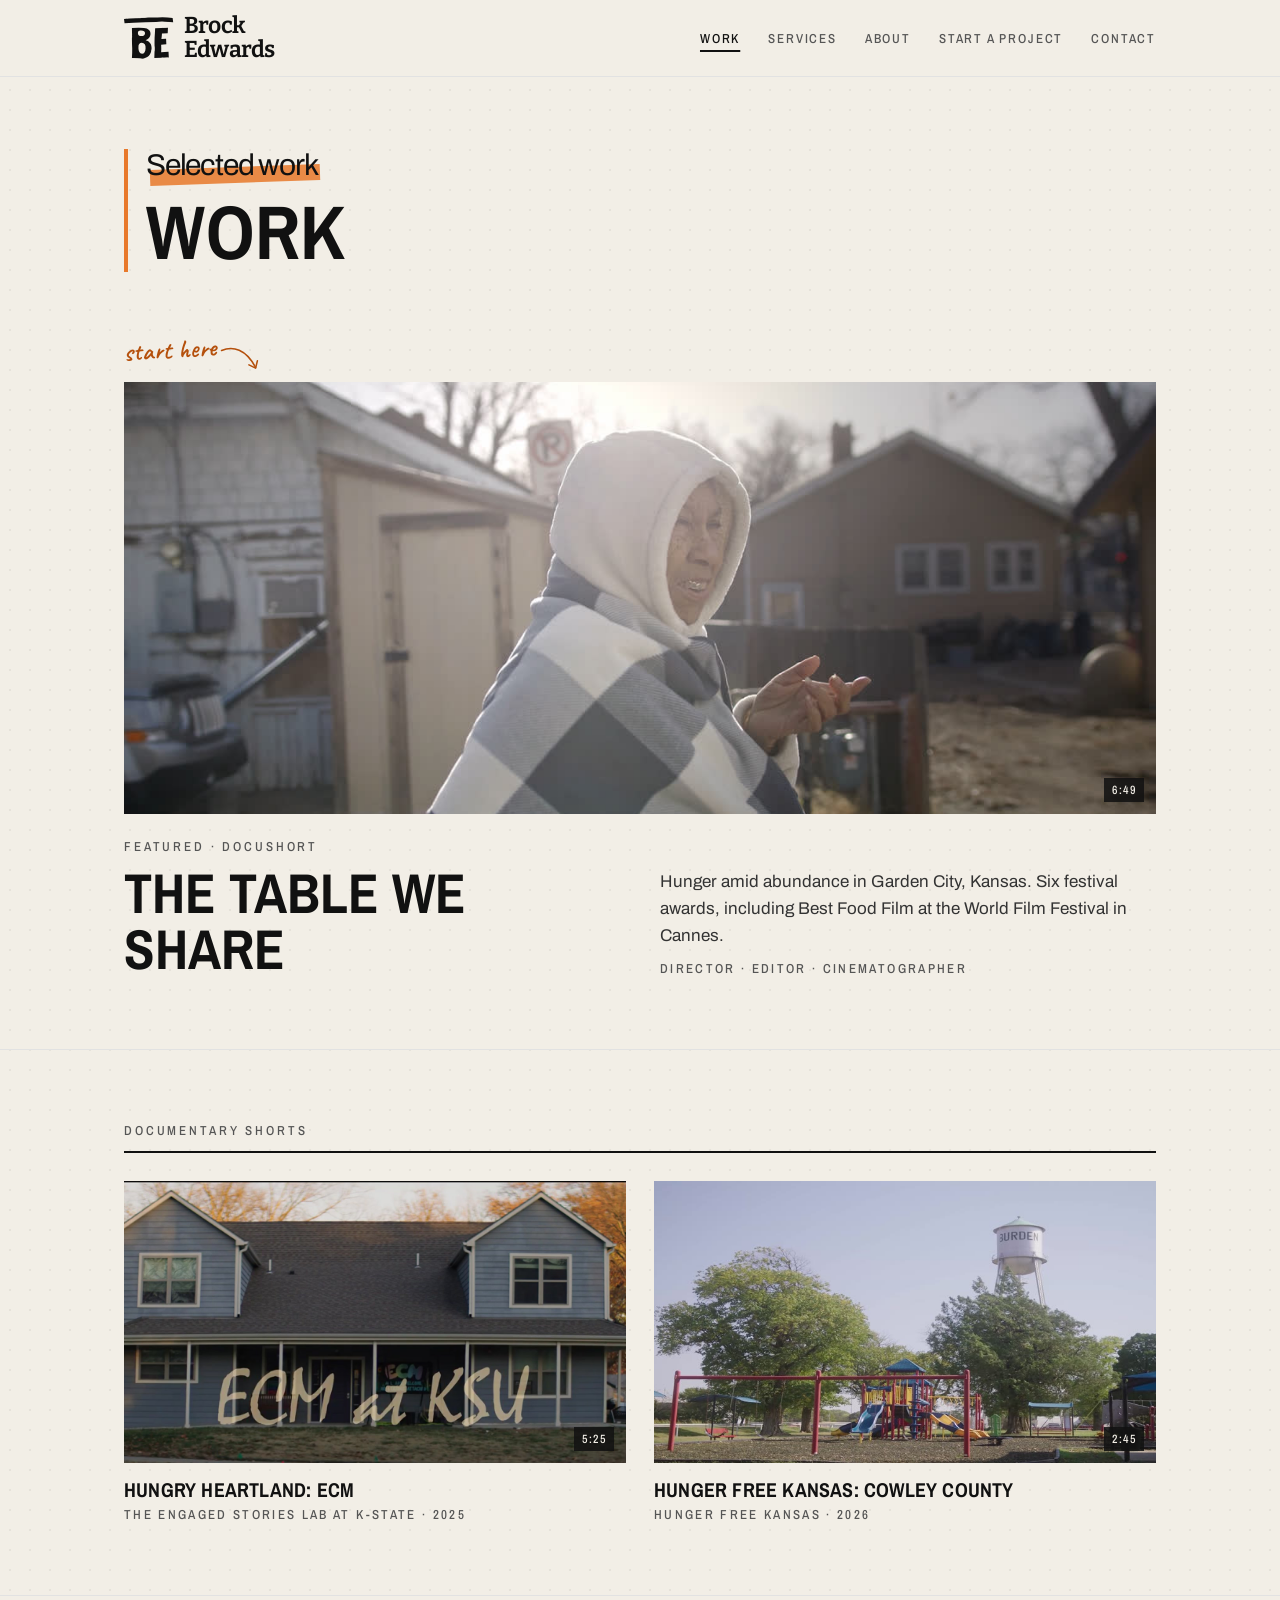
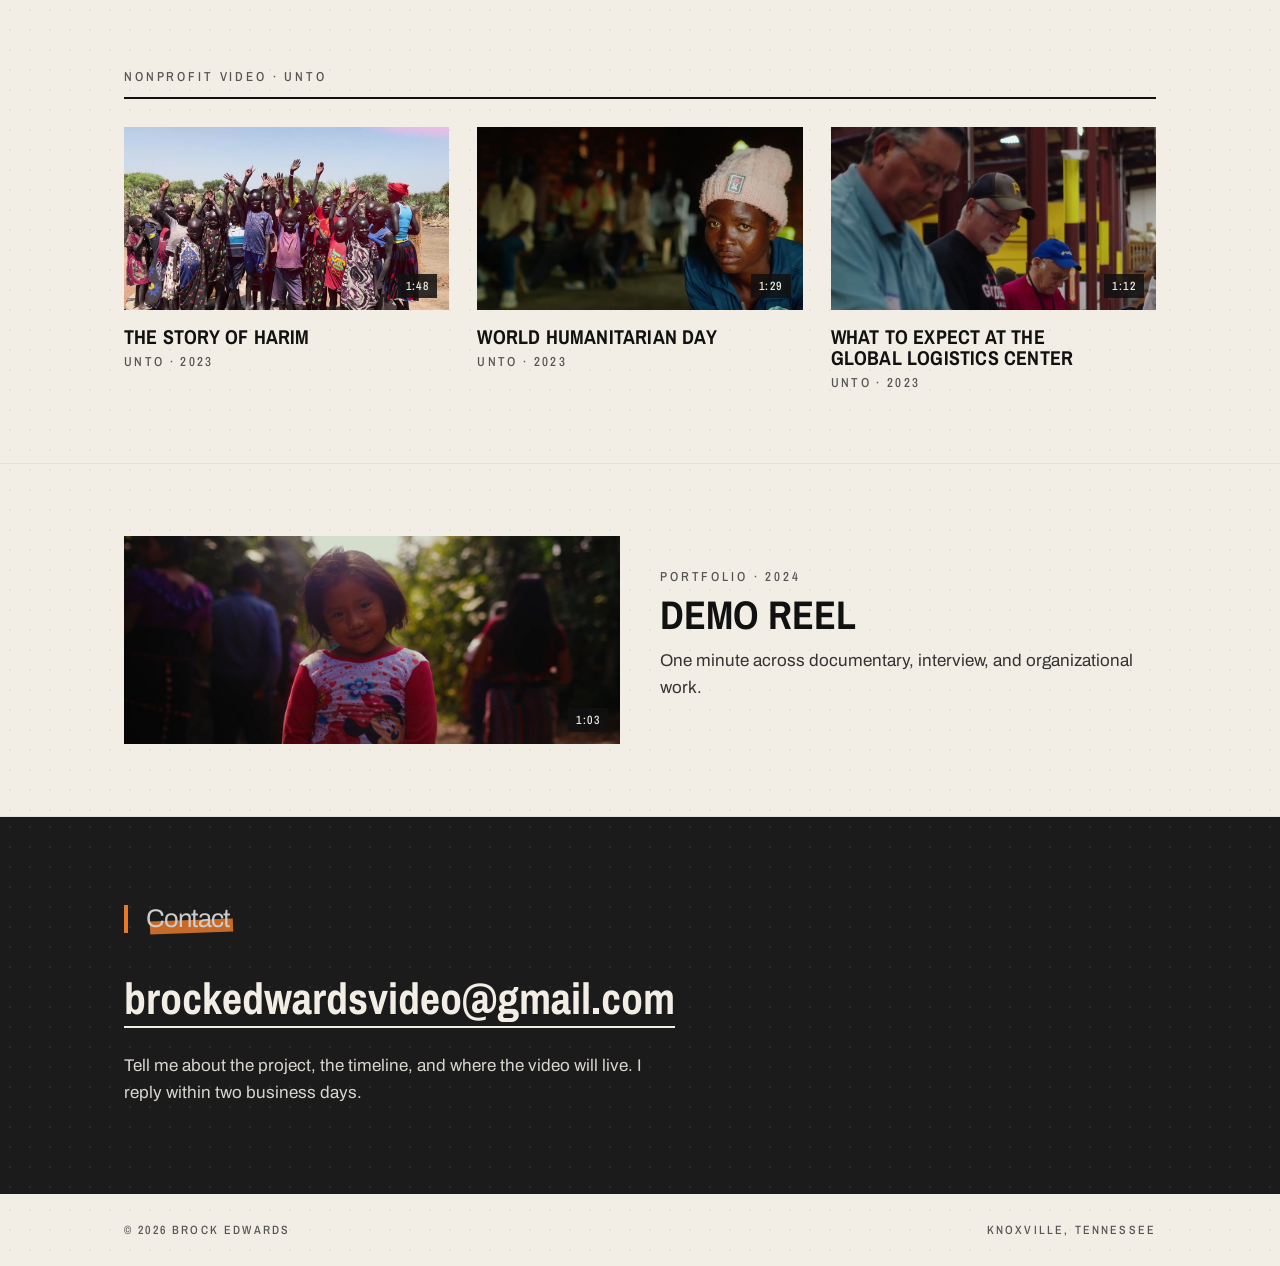
<file: work.html>
<!doctype html>
<html lang="en">
<head>
<!-- Google tag (gtag.js) -->
<script async src="https://www.googletagmanager.com/gtag/js?id=G-G6JSV7GJ2M"></script>
<script>
  window.dataLayer = window.dataLayer || [];
  function gtag(){dataLayer.push(arguments);}
  gtag('js', new Date());
  gtag('config', 'G-G6JSV7GJ2M');
</script>
<meta charset="utf-8">
<meta name="viewport" content="width=device-width, initial-scale=1">
<title>Work — Brock Edwards</title>
<meta name="description" content="Documentary and video work by Brock Edwards.">
<meta property="og:title" content="Work — Brock Edwards">
<meta property="og:description" content="Documentary films and video for organizations, educators, and communities.">
<meta property="og:type" content="website">
<meta property="og:url" content="https://brocknedwards.com/work.html">
<meta property="og:image" content="https://brocknedwards.com/img/stills/ttws-still-1.jpg">
<link rel="icon" href="favicon.svg?v=20261024-field-stamp" type="image/svg+xml">
<link rel="preconnect" href="https://fonts.googleapis.com">
<link rel="preconnect" href="https://fonts.gstatic.com" crossorigin>
<link href="https://fonts.googleapis.com/css2?family=Archivo+Narrow:wght@500;700&family=Archivo:wght@400;600;800&family=Caveat:wght@500;700&display=swap" rel="stylesheet">
<link rel="stylesheet" href="styles.css?v=20261029-start">
</head>
<body>
<a class="skip-link" href="#main">Skip to content</a>

<header>
  <div class="wrap">
    <a class="mark" href="index.html" aria-label="Brock Edwards, home">
      <img class="brand-mark" src="img/field-stamp-refined.svg" width="50" height="45" alt="" aria-hidden="true">
      <span class="stack">Brock<br>Edwards</span>
    </a>
    <nav>
      <a href="work.html" aria-current="page">Work</a>
      <a href="services.html">Services</a>
      <a href="about.html">About</a>
      <a href="start.html">Start a project</a>
      <a href="#contact">Contact</a>
    </nav>
  </div>
</header>

<main id="main" tabindex="-1">
  <section class="page-head">
    <div class="wrap">
      <h1 class="titled"><span class="lead">Selected work</span> Work</h1>
    </div>
  </section>

  <section class="work-feature">
    <div class="wrap">
      <p class="note note-start">start here<svg class="note-arrow" viewBox="0 0 64 44" aria-hidden="true"><path d="M4 8c16-6 34 0 46 26"/><path d="M41 30l9 5 3-10"/></svg></p>
      <a class="featured" href="work/the-table-we-share.html">
        <span class="thumb"><img src="img/stills/ttws-still-4.jpg" alt="A woman wrapped in a blanket outside Emmaus House" style="object-position: 50% 30%"><span class="rt">6:49</span><span class="watch">Watch ▶</span></span>
        <span class="featured-text">
          <span>
            <span class="eyebrow">Featured · Docushort</span>
            <span class="h">The Table We Share</span>
          </span>
          <span>
            <span class="p">Hunger amid abundance in Garden City, Kansas. Six festival awards, including Best Food Film at the World Film Festival in Cannes.</span>
            <span class="meta">Director · Editor · Cinematographer</span>
          </span>
        </span>
      </a>
    </div>
  </section>

  <section class="work-group">
    <div class="wrap">
      <p class="eyebrow">Documentary shorts</p>
      <div class="cards two">
        <a class="card" href="work/hungry-heartland-ecm.html">
          <span class="thumb"><img src="img/work/ecm-hungry-heartland.jpg" alt="ECM building with ECM at KSU title text" loading="lazy"><span class="rt">5:25</span><span class="watch">Watch ▶</span></span>
          <h3>Hungry Heartland: ECM</h3>
          <p class="meta">The Engaged Stories Lab at K-State · 2025</p>
        </a>
        <a class="card" href="work/hunger-free-kansas-cowley.html">
          <span class="thumb"><img src="img/stills/hfk-cowley-4.jpg" alt="Volunteers water a community garden" loading="lazy"><span class="rt">2:45</span><span class="watch">Watch ▶</span></span>
          <h3>Hunger Free Kansas: Cowley County</h3>
          <p class="meta">Hunger Free Kansas · 2026</p>
        </a>
      </div>
    </div>
  </section>

  <section class="work-group">
    <div class="wrap">
      <p class="eyebrow">Nonprofit video · Unto</p>
      <div class="cards three">
        <a class="card" href="work/the-story-of-harim.html">
          <span class="thumb"><img src="img/stills/unto-harim-6.jpg" alt="A boy smiles at the well" loading="lazy"><span class="rt">1:48</span><span class="watch">Watch ▶</span></span>
          <h3>The Story of Harim</h3>
          <p class="meta">Unto · 2023</p>
        </a>
        <a class="card" href="work/world-humanitarian-day.html">
          <span class="thumb"><img src="img/stills/unto-humanitarian-day-2.jpg" alt="A woman in a knit hat at an evening gathering" loading="lazy"><span class="rt">1:29</span><span class="watch">Watch ▶</span></span>
          <h3>World Humanitarian Day</h3>
          <p class="meta">Unto · 2023</p>
        </a>
        <a class="card" href="work/global-logistics-center.html">
          <span class="thumb"><img src="img/stills/unto-glc-2.jpg" alt="Volunteers pack aid at a long table" loading="lazy"><span class="rt">1:12</span><span class="watch">Watch ▶</span></span>
          <h3>What to expect at the Global Logistics Center</h3>
          <p class="meta">Unto · 2023</p>
        </a>
      </div>
    </div>
  </section>

  <section class="work-group">
    <div class="wrap">
      <a class="reel-row" href="index.html#reel">
        <span class="thumb"><img src="img/work/reel.jpg" alt="Frame from the demo reel" loading="lazy"><span class="rt">1:03</span><span class="watch">Watch ▶</span></span>
        <span>
          <span class="eyebrow">Portfolio · 2024</span>
          <span class="h">Demo Reel</span>
          <span class="p">One minute across documentary, interview, and organizational work.</span>
        </span>
      </a>
    </div>
  </section>

  <section id="contact" class="contact">
    <div class="wrap">
      <h2 class="titled contact-head"><span class="lead">Contact</span></h2>
      <a class="email" href="mailto:brockedwardsvideo@gmail.com">brockedwardsvideo@gmail.com</a>
      <p>Tell me about the project, the timeline, and where the video will live. I reply within two business days.</p>
    </div>
  </section>
</main>

<footer>
  <div class="wrap">
    <span>© <span class="y">2026</span> Brock Edwards</span>
    <span>Knoxville, Tennessee</span>
  </div>
</footer>
<script>document.querySelectorAll('.y').forEach(e => e.textContent = new Date().getFullYear());</script>
</body>
</html>
</file>
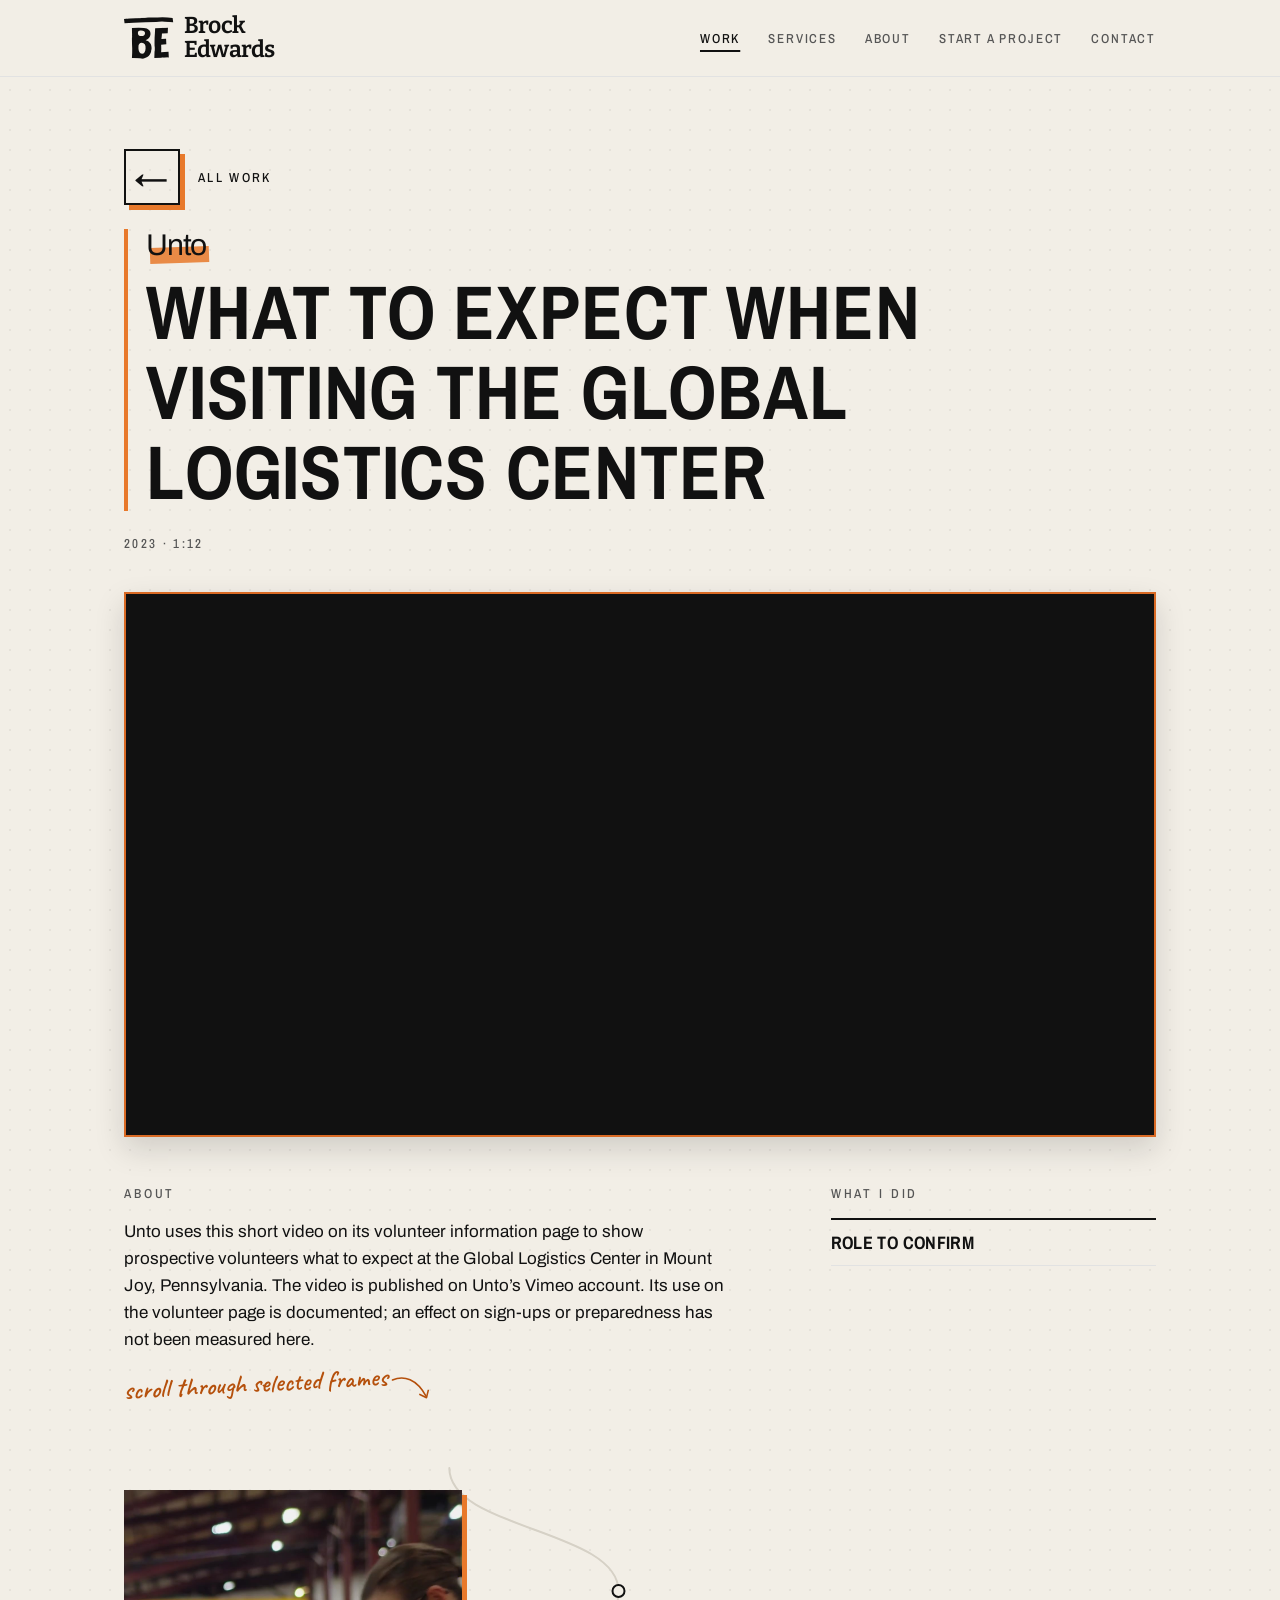
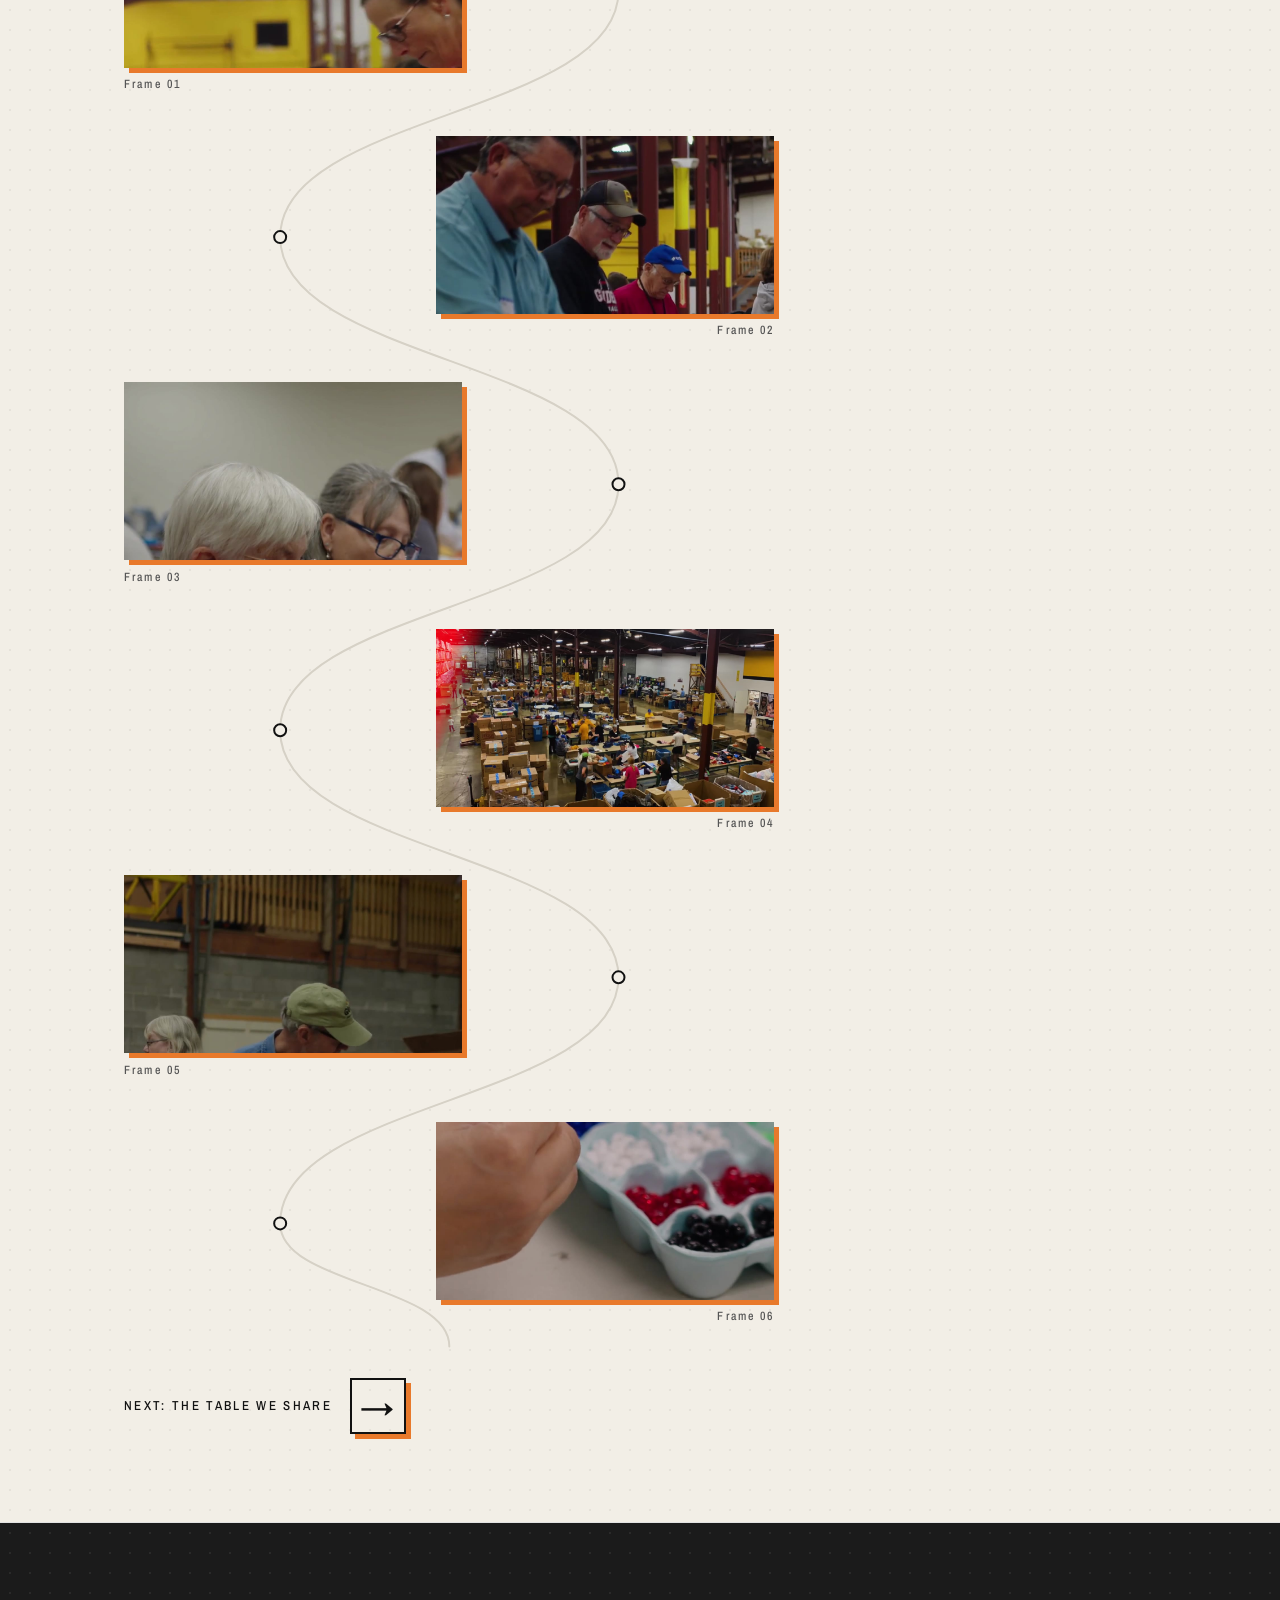
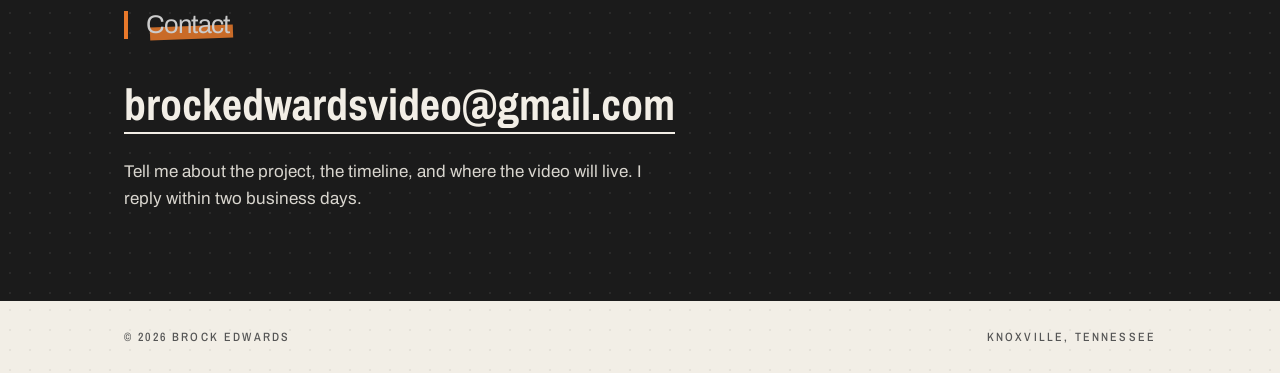
<file: work/global-logistics-center.html>
<!doctype html>
<html lang="en">
<head>
<!-- Google tag (gtag.js) -->
<script async src="https://www.googletagmanager.com/gtag/js?id=G-G6JSV7GJ2M"></script>
<script>
  window.dataLayer = window.dataLayer || [];
  function gtag(){dataLayer.push(arguments);}
  gtag('js', new Date());
  gtag('config', 'G-G6JSV7GJ2M');
</script>
<meta charset="utf-8">
<meta name="viewport" content="width=device-width, initial-scale=1">
<title>What to expect when visiting the Global Logistics Center — Brock Edwards</title>
<meta name="description" content="A short orientation showing volunteers what to expect at Unto’s Global Logistics Center in Pennsylvania.">
<meta property="og:title" content="What to expect when visiting the Global Logistics Center — Brock Edwards">
<meta property="og:description" content="A short orientation showing volunteers what to expect at Unto’s Global Logistics Center in Pennsylvania.">
<meta property="og:type" content="video.other">
<meta property="og:url" content="https://brocknedwards.com/work/global-logistics-center.html">
<meta property="og:image" content="https://brocknedwards.com/img/stills/unto-glc-1.jpg">
<link rel="icon" href="../favicon.svg?v=20261024-field-stamp" type="image/svg+xml">
<link rel="preconnect" href="https://fonts.googleapis.com">
<link rel="preconnect" href="https://fonts.gstatic.com" crossorigin>
<link href="https://fonts.googleapis.com/css2?family=Archivo+Narrow:wght@500;700&family=Archivo:wght@400;600;800&family=Caveat:wght@500;700&display=swap" rel="stylesheet">
<link rel="stylesheet" href="../styles.css?v=20261029-start">
<script src="../timeline.js?v=20261024-resize" defer></script>
<script src="../gallery.js" defer></script>
</head>
<body>
<a class="skip-link" href="#main">Skip to content</a>

<header>
  <div class="wrap">
    <a class="mark" href="../index.html" aria-label="Brock Edwards, home">
      <img class="brand-mark" src="../img/field-stamp-refined.svg" width="50" height="45" alt="" aria-hidden="true">
      <span class="stack">Brock<br>Edwards</span>
    </a>
    <nav>
      <a href="../work.html" aria-current="page">Work</a>
      <a href="../services.html">Services</a>
      <a href="../about.html">About</a>
      <a href="../start.html">Start a project</a>
      <a href="#contact">Contact</a>
    </nav>
  </div>
</header>
<main id="main" tabindex="-1">
  <section class="page-head">
    <div class="wrap">
      <a class="back" href="../work.html"><span class="arrow-tile" aria-hidden="true">←</span><span>All work</span></a>
      <h1 class="titled"><span class="lead">Unto</span> What to expect when visiting the Global Logistics Center</h1>
      <p class="meta">2023 · 1:12</p>
    </div>
  </section>

  <section class="project-page">
    <div class="wrap">
      <div class="reel" style="aspect-ratio: 2048 / 1080">
        <iframe src="https://player.vimeo.com/video/866079045?title=0&byline=0&portrait=0&dnt=1"
          title="What to expect when visiting the Global Logistics Center" allow="autoplay; fullscreen; picture-in-picture" allowfullscreen></iframe>
      </div>
      <div class="project-info has-timeline">
        <div class="main-col">
          <p class="eyebrow">About</p>
          <p>Unto uses this short video on its volunteer information page to show prospective volunteers what to expect at the Global Logistics Center in Mount Joy, Pennsylvania. The video is published on Unto’s Vimeo account. Its use on the volunteer page is documented; an effect on sign-ups or preparedness has not been measured here.</p>
          <p class="note note-scroll">scroll through selected frames<svg class="note-arrow" viewBox="0 0 64 44" aria-hidden="true"><path d="M4 8c16-6 34 0 46 26"/><path d="M41 30l9 5 3-10"/></svg></p>
          <div class="curve-tl" style="--still-ar: 2048 / 1080">
            <svg class="curve" aria-hidden="true"><path class="track"/><path class="fill"/><path class="sketch"/><path class="accent-sketch"/></svg>
            <ol>
              <li><figure><button class="still-open" type="button"><img src="../img/stills/unto-glc-1.jpg" alt="A volunteer sorts supplies under warehouse lights" loading="lazy"></button><figcaption>Frame 01</figcaption></figure></li>
              <li><figure><button class="still-open" type="button"><img src="../img/stills/unto-glc-2.jpg" alt="Volunteers pack aid at a long table" loading="lazy"></button><figcaption>Frame 02</figcaption></figure></li>
              <li><figure><button class="still-open" type="button"><img src="../img/stills/unto-glc-3.jpg" alt="Two volunteers work side by side" loading="lazy"></button><figcaption>Frame 03</figcaption></figure></li>
              <li><figure><button class="still-open" type="button"><img src="../img/stills/unto-glc-4.jpg" alt="The warehouse floor full of volunteers" loading="lazy"></button><figcaption>Frame 04</figcaption></figure></li>
              <li><figure><button class="still-open" type="button"><img src="../img/stills/unto-glc-5.jpg" alt="Volunteers in a warehouse aisle" loading="lazy"></button><figcaption>Frame 05</figcaption></figure></li>
              <li><figure><button class="still-open" type="button"><img src="../img/stills/unto-glc-6.jpg" alt="Beads sorted in a tray" loading="lazy"></button><figcaption>Frame 06</figcaption></figure></li>
            </ol>
          </div>
        </div>
        <aside class="side">
          <p class="eyebrow">What I did</p>
          <!-- TODO(Brock): no on-screen credit for this one. Add your role(s), e.g. <li>Editor</li>. -->
          <ul class="roles">
            <li>Role to confirm</li>
          </ul>
        </aside>
      </div>
      <a class="more" href="the-table-we-share.html"><span>Next: The Table We Share</span><span class="arrow-tile" aria-hidden="true">→</span></a>
    </div>
  </section>

  <section id="contact" class="contact">
    <div class="wrap">
      <h2 class="titled contact-head"><span class="lead">Contact</span></h2>
      <a class="email" href="mailto:brockedwardsvideo@gmail.com">brockedwardsvideo@gmail.com</a>
      <p>Tell me about the project, the timeline, and where the video will live. I reply within two business days.</p>
    </div>
  </section>
</main>

<footer>
  <div class="wrap">
    <span>© <span class="y">2026</span> Brock Edwards</span>
    <span>Knoxville, Tennessee</span>
  </div>
</footer>
<script>document.querySelectorAll('.y').forEach(e => e.textContent = new Date().getFullYear());</script>
</body>
</html>
</file>
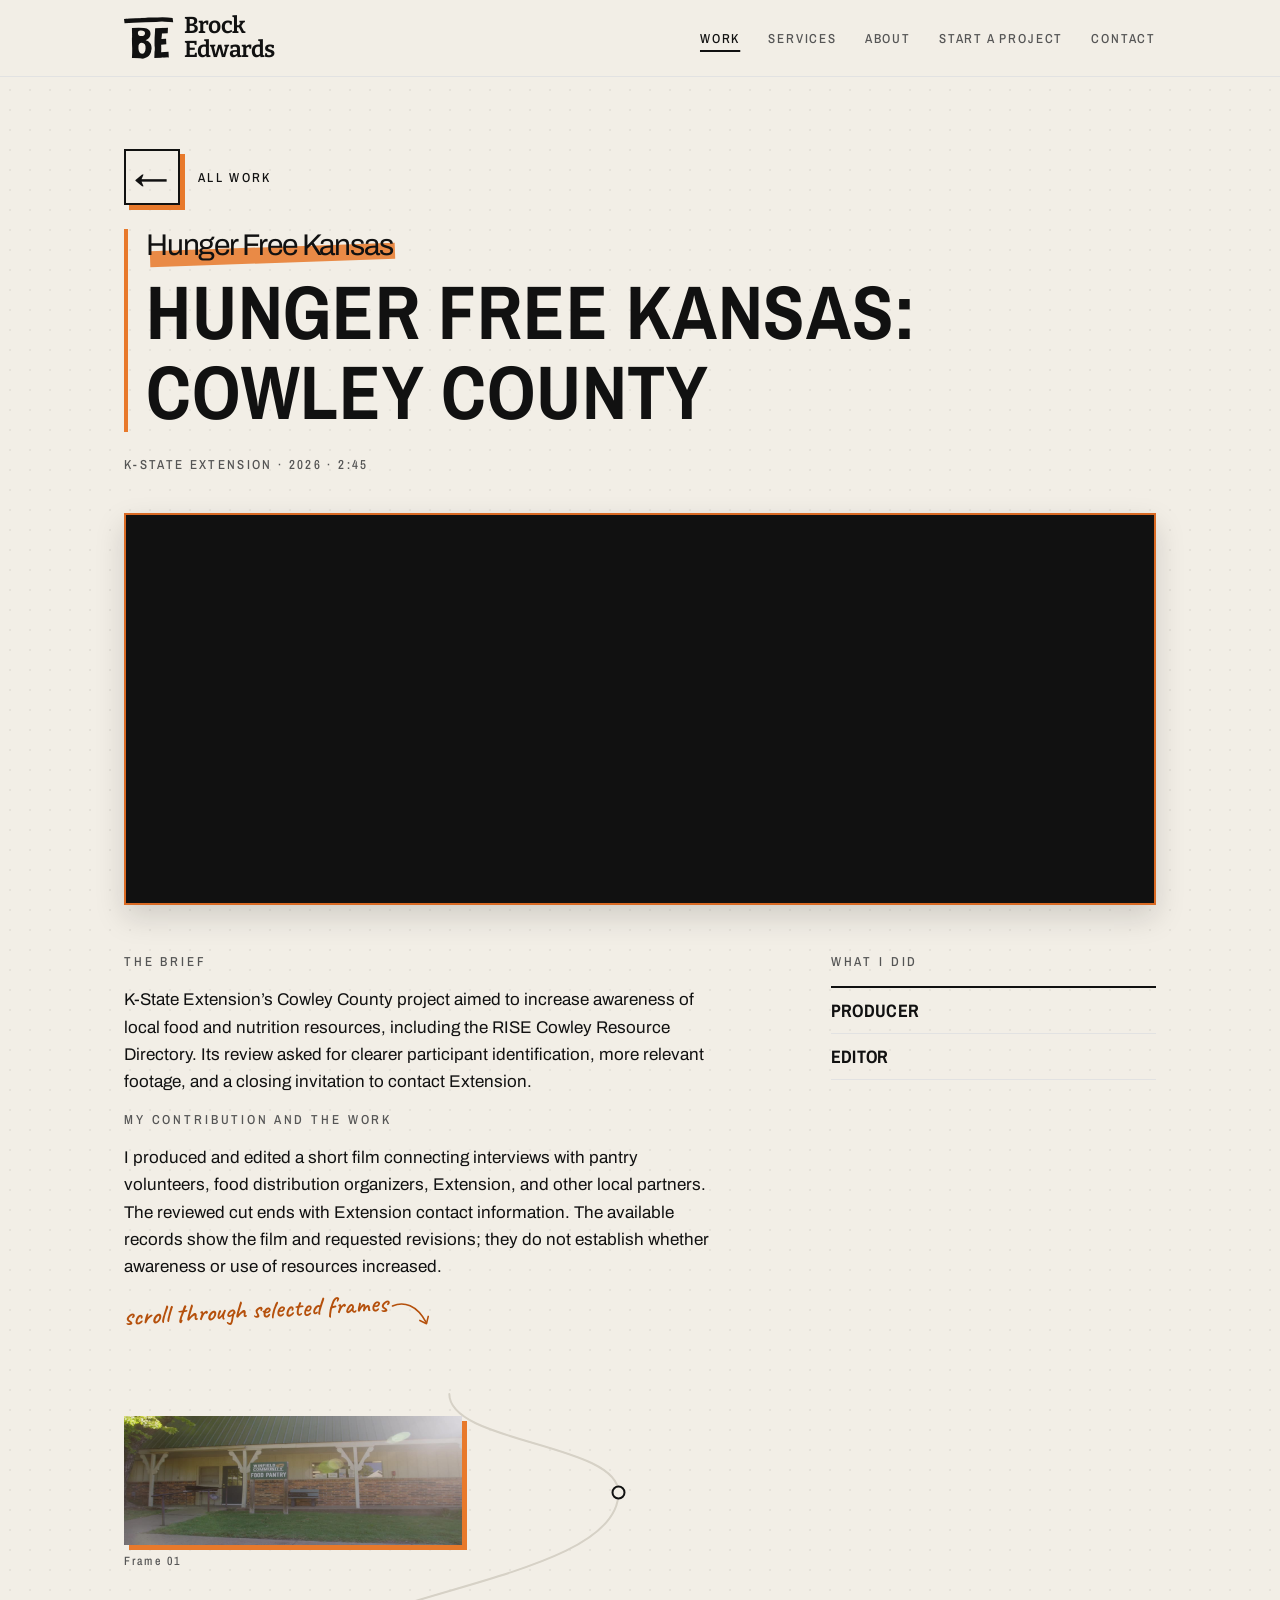
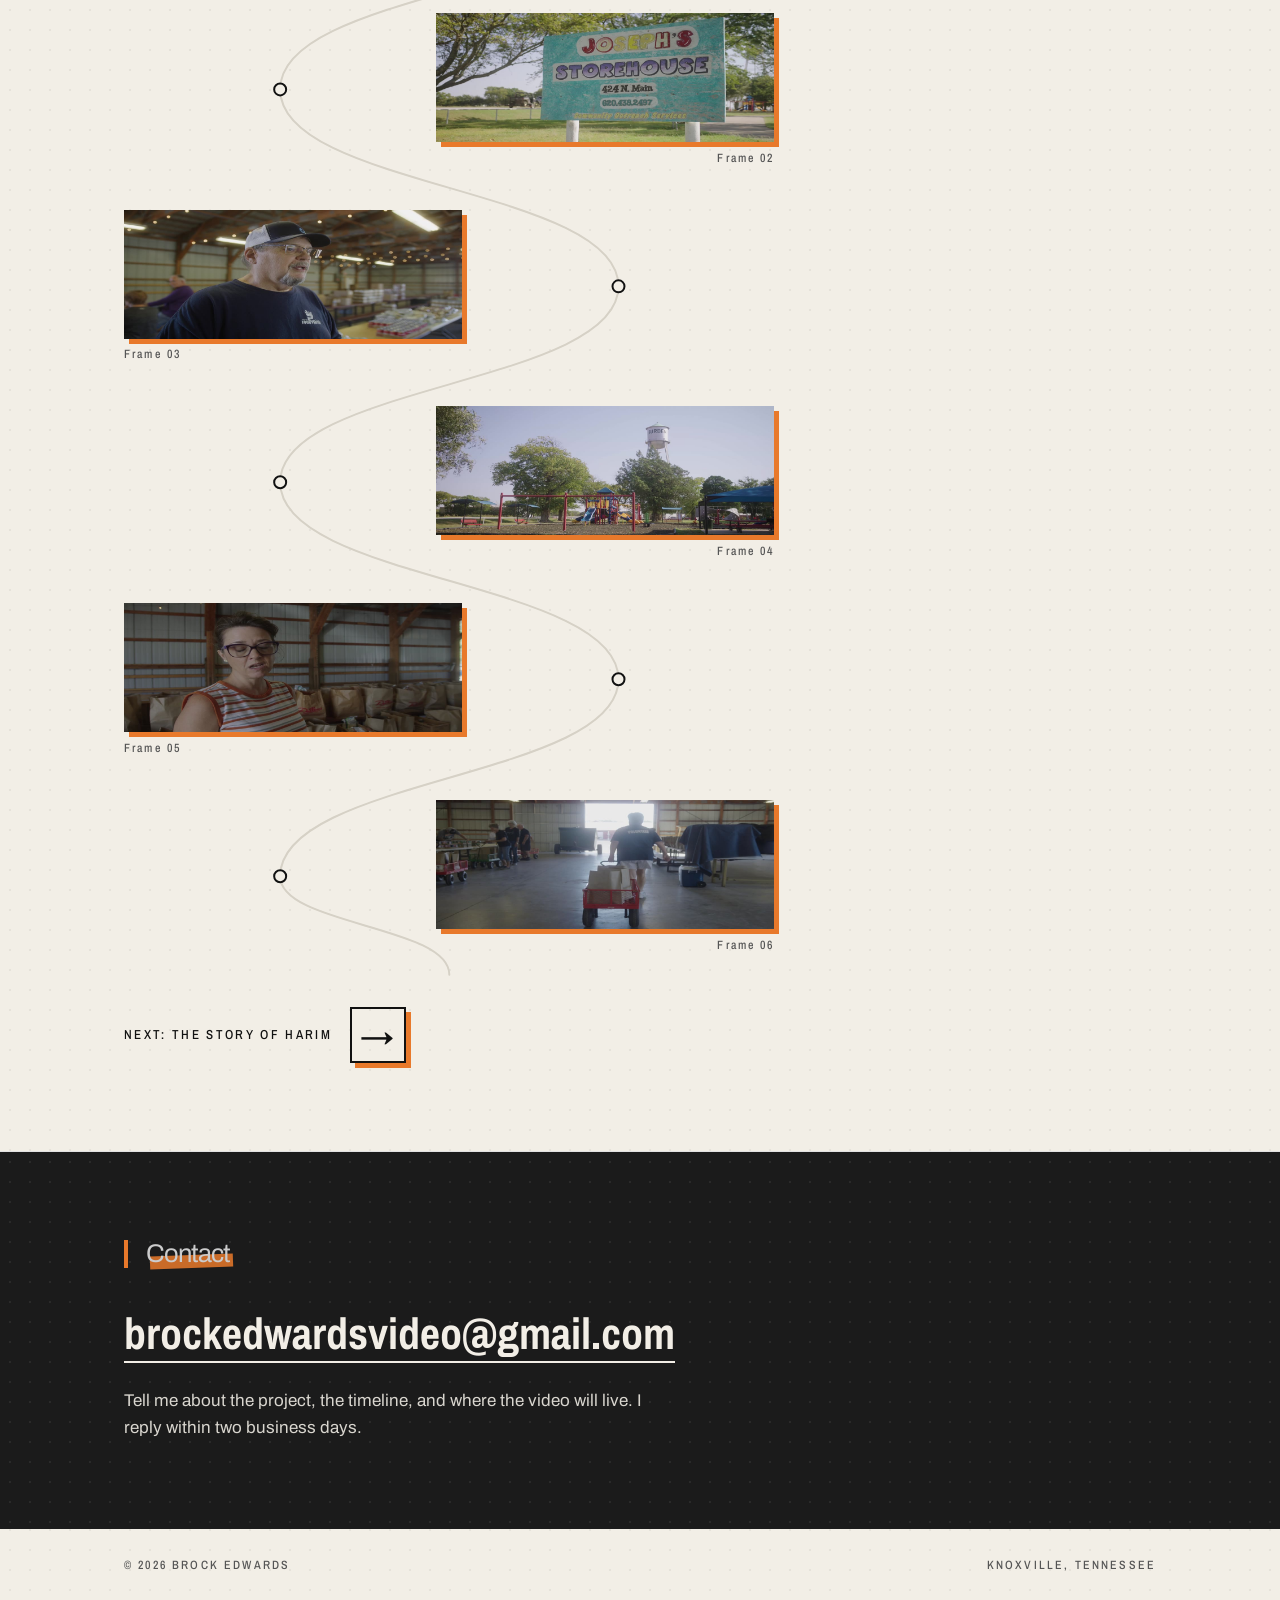
<file: work/hunger-free-kansas-cowley.html>
<!doctype html>
<html lang="en">
<head>
<!-- Google tag (gtag.js) -->
<script async src="https://www.googletagmanager.com/gtag/js?id=G-G6JSV7GJ2M"></script>
<script>
  window.dataLayer = window.dataLayer || [];
  function gtag(){dataLayer.push(arguments);}
  gtag('js', new Date());
  gtag('config', 'G-G6JSV7GJ2M');
</script>
<meta charset="utf-8">
<meta name="viewport" content="width=device-width, initial-scale=1">
<title>Hunger Free Kansas: Cowley County — Brock Edwards</title>
<meta name="description" content="A K-State Extension short film about Cowley County food resources. Brock Edwards produced and edited the video around local voices and an Extension contact prompt.">
<meta property="og:title" content="Hunger Free Kansas: Cowley County — Brock Edwards">
<meta property="og:description" content="A K-State Extension short film about Cowley County food resources. Brock Edwards produced and edited the video around local voices and an Extension contact prompt.">
<meta property="og:type" content="video.other">
<meta property="og:url" content="https://brocknedwards.com/work/hunger-free-kansas-cowley.html">
<meta property="og:image" content="https://brocknedwards.com/img/stills/hfk-cowley-1.jpg">
<link rel="icon" href="../favicon.svg?v=20261024-field-stamp" type="image/svg+xml">
<link rel="preconnect" href="https://fonts.googleapis.com">
<link rel="preconnect" href="https://fonts.gstatic.com" crossorigin>
<link href="https://fonts.googleapis.com/css2?family=Archivo+Narrow:wght@500;700&family=Archivo:wght@400;600;800&family=Caveat:wght@500;700&display=swap" rel="stylesheet">
<link rel="stylesheet" href="../styles.css?v=20261029-start">
<script src="../timeline.js?v=20261024-resize" defer></script>
<script src="../gallery.js" defer></script>
</head>
<body>
<a class="skip-link" href="#main">Skip to content</a>

<header>
  <div class="wrap">
    <a class="mark" href="../index.html" aria-label="Brock Edwards, home">
      <img class="brand-mark" src="../img/field-stamp-refined.svg" width="50" height="45" alt="" aria-hidden="true">
      <span class="stack">Brock<br>Edwards</span>
    </a>
    <nav>
      <a href="../work.html" aria-current="page">Work</a>
      <a href="../services.html">Services</a>
      <a href="../about.html">About</a>
      <a href="../start.html">Start a project</a>
      <a href="#contact">Contact</a>
    </nav>
  </div>
</header>
<main id="main" tabindex="-1">
  <section class="page-head">
    <div class="wrap">
      <a class="back" href="../work.html"><span class="arrow-tile" aria-hidden="true">←</span><span>All work</span></a>
      <h1 class="titled"><span class="lead">Hunger Free Kansas</span> Hunger Free Kansas: Cowley County</h1>
      <p class="meta">K-State Extension · 2026 · 2:45</p>
    </div>
  </section>

  <section class="project-page">
    <div class="wrap">
      <div class="reel" style="aspect-ratio: 2732 / 1040">
        <iframe src="https://player.vimeo.com/video/1156635039?h=7dfbcdd516&title=0&byline=0&portrait=0&dnt=1"
          title="Hunger Free Kansas: Cowley County" allow="autoplay; fullscreen; picture-in-picture" allowfullscreen></iframe>
      </div>
      <div class="project-info has-timeline">
        <div class="main-col">
          <p class="eyebrow">The brief</p>
          <p>K-State Extension’s Cowley County project aimed to increase awareness of local food and nutrition resources, including the RISE Cowley Resource Directory. Its review asked for clearer participant identification, more relevant footage, and a closing invitation to contact Extension.</p>
          <p class="eyebrow">My contribution and the work</p>
          <p>I produced and edited a short film connecting interviews with pantry volunteers, food distribution organizers, Extension, and other local partners. The reviewed cut ends with Extension contact information. The available records show the film and requested revisions; they do not establish whether awareness or use of resources increased.</p>
          <p class="note note-scroll">scroll through selected frames<svg class="note-arrow" viewBox="0 0 64 44" aria-hidden="true"><path d="M4 8c16-6 34 0 46 26"/><path d="M41 30l9 5 3-10"/></svg></p>
          <div class="curve-tl" style="--still-ar: 2732 / 1040">
            <svg class="curve" aria-hidden="true"><path class="track"/><path class="fill"/><path class="sketch"/><path class="accent-sketch"/></svg>
            <ol>
              <li><figure><button class="still-open" type="button"><img src="../img/stills/hfk-cowley-1.jpg" alt="The community food pantry in Winfield" loading="lazy"></button><figcaption>Frame 01</figcaption></figure></li>
              <li><figure><button class="still-open" type="button"><img src="../img/stills/hfk-cowley-2.jpg" alt="The Joseph's Storehouse sign on North Main" loading="lazy"></button><figcaption>Frame 02</figcaption></figure></li>
              <li><figure><button class="still-open" type="button"><img src="../img/stills/hfk-cowley-3.jpg" alt="Don Williams at the commodities food distribution" loading="lazy"></button><figcaption>Frame 03</figcaption></figure></li>
              <li><figure><button class="still-open" type="button"><img src="../img/stills/hfk-cowley-4.jpg" alt="The Burden water tower above a playground" loading="lazy"></button><figcaption>Frame 04</figcaption></figure></li>
              <li><figure><button class="still-open" type="button"><img src="../img/stills/hfk-cowley-5.jpg" alt="Amy Jo McWhirt among bagged groceries" loading="lazy"></button><figcaption>Frame 05</figcaption></figure></li>
              <li><figure><button class="still-open" type="button"><img src="../img/stills/hfk-cowley-6.jpg" alt="A volunteer pulls a wagon of groceries through the barn" loading="lazy"></button><figcaption>Frame 06</figcaption></figure></li>
            </ol>
          </div>
        </div>
        <aside class="side">
          <p class="eyebrow">What I did</p>
          <ul class="roles">
            <li>Producer</li>
            <li>Editor</li>
          </ul>
        </aside>
      </div>
      <a class="more" href="the-story-of-harim.html"><span>Next: The Story of Harim</span><span class="arrow-tile" aria-hidden="true">→</span></a>
    </div>
  </section>

  <section id="contact" class="contact">
    <div class="wrap">
      <h2 class="titled contact-head"><span class="lead">Contact</span></h2>
      <a class="email" href="mailto:brockedwardsvideo@gmail.com">brockedwardsvideo@gmail.com</a>
      <p>Tell me about the project, the timeline, and where the video will live. I reply within two business days.</p>
    </div>
  </section>
</main>

<footer>
  <div class="wrap">
    <span>© <span class="y">2026</span> Brock Edwards</span>
    <span>Knoxville, Tennessee</span>
  </div>
</footer>
<script>document.querySelectorAll('.y').forEach(e => e.textContent = new Date().getFullYear());</script>
</body>
</html>
</file>
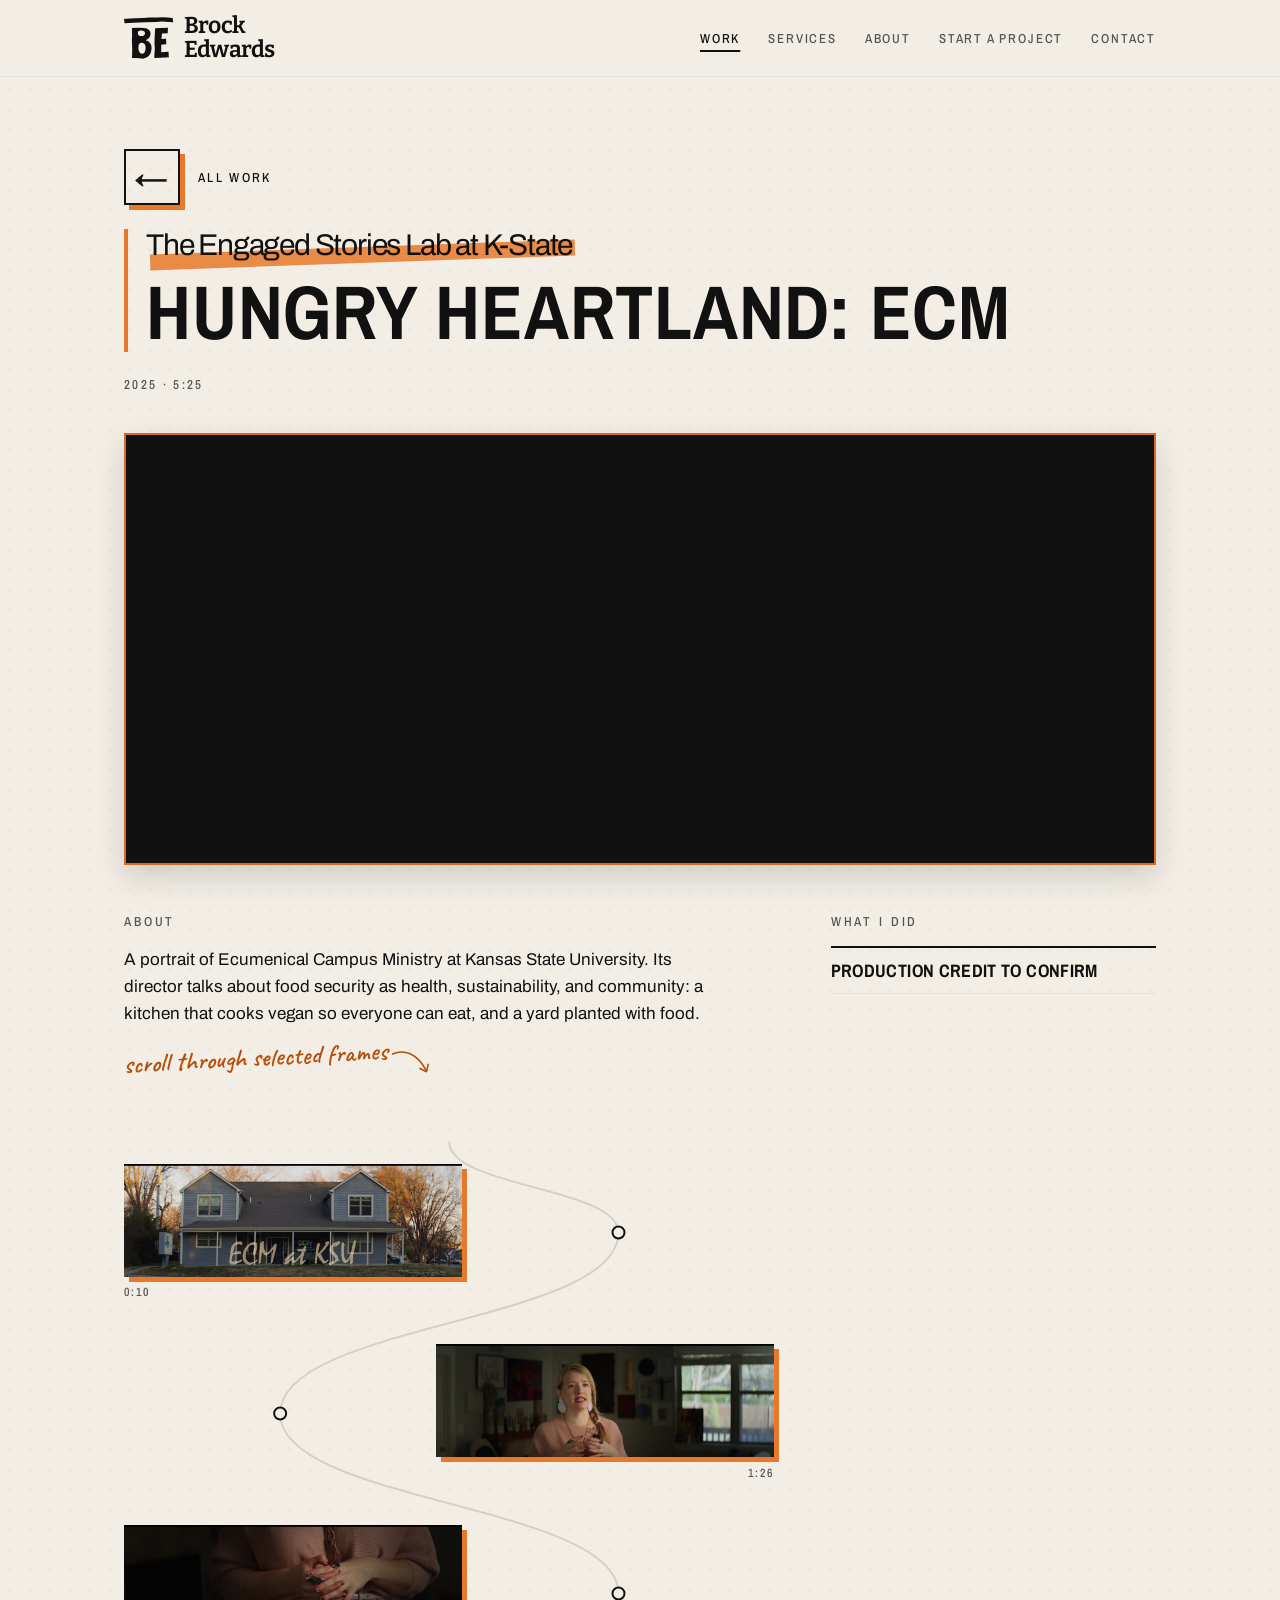
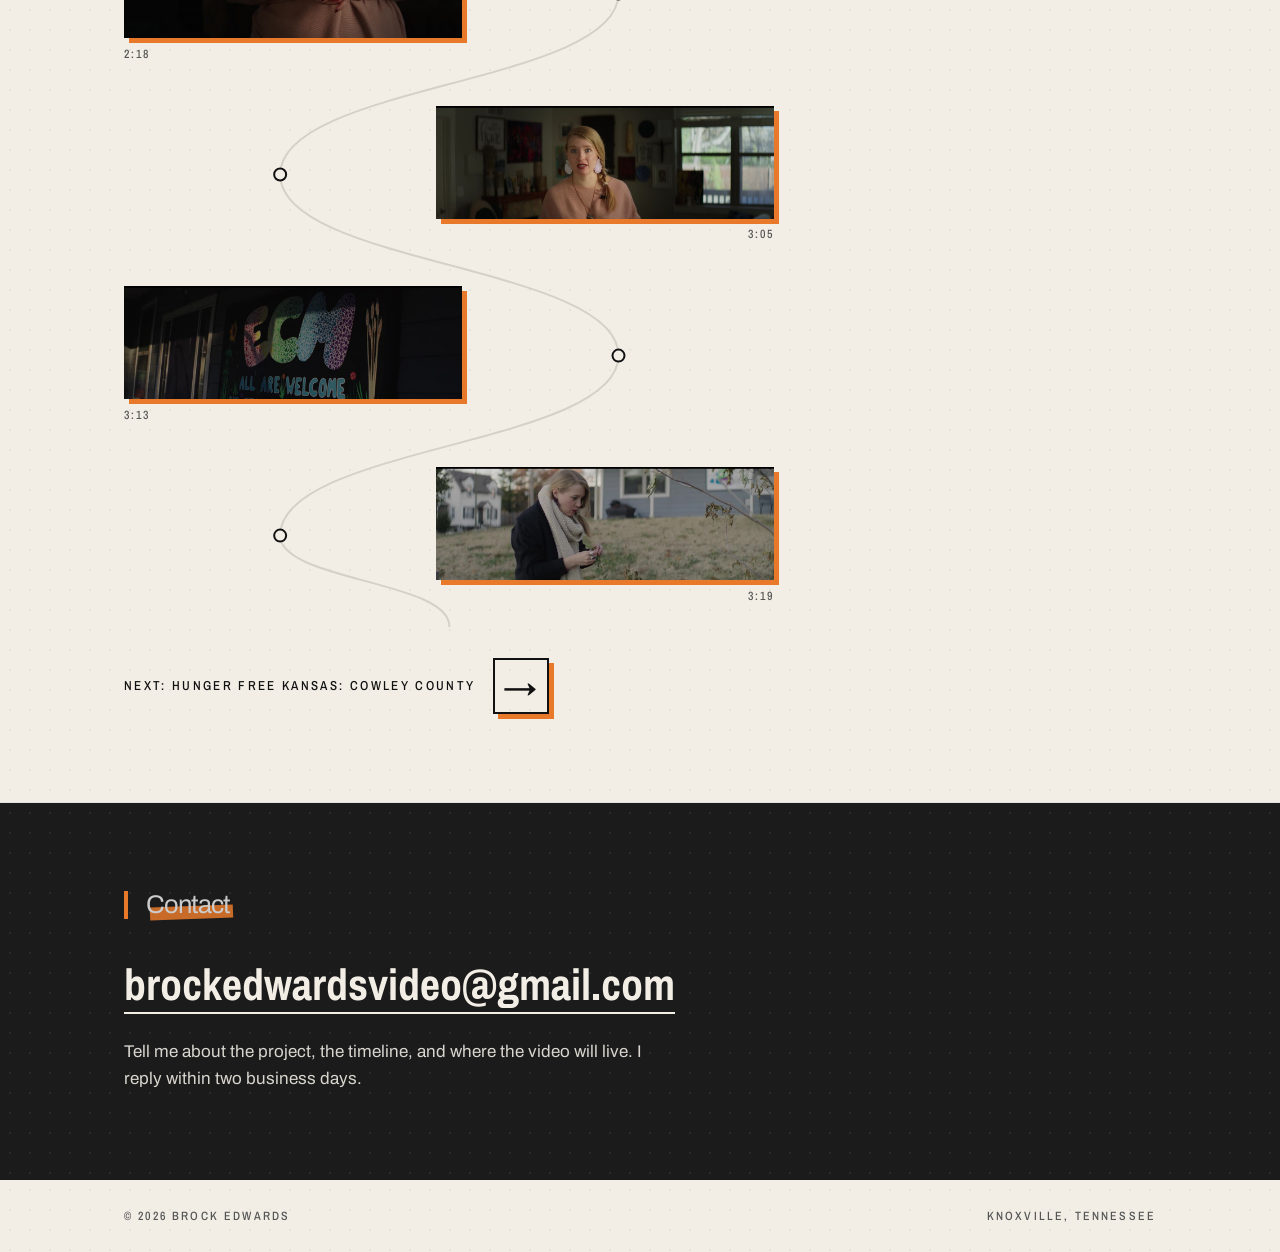
<file: work/hungry-heartland-ecm.html>
<!doctype html>
<html lang="en">
<head>
<!-- Google tag (gtag.js) -->
<script async src="https://www.googletagmanager.com/gtag/js?id=G-G6JSV7GJ2M"></script>
<script>
  window.dataLayer = window.dataLayer || [];
  function gtag(){dataLayer.push(arguments);}
  gtag('js', new Date());
  gtag('config', 'G-G6JSV7GJ2M');
</script>
<meta charset="utf-8">
<meta name="viewport" content="width=device-width, initial-scale=1">
<title>Hungry Heartland: ECM — Brock Edwards</title>
<meta name="description" content="A portrait of Ecumenical Campus Ministry at Kansas State University. Its director talks about food security as health, sustainability, and community: a kitchen that cooks vegan so everyone can eat, and a yard planted with food.">
<meta property="og:title" content="Hungry Heartland: ECM — Brock Edwards">
<meta property="og:description" content="A portrait of Ecumenical Campus Ministry at Kansas State University. Its director talks about food security as health, sustainability, and community: a kitchen that cooks vegan so everyone can eat, and a yard planted with food.">
<meta property="og:type" content="video.other">
<meta property="og:url" content="https://brocknedwards.com/work/hungry-heartland-ecm.html">
<meta property="og:image" content="https://brocknedwards.com/img/work/ecm-hungry-heartland.jpg">
<link rel="icon" href="../favicon.svg?v=20261024-field-stamp" type="image/svg+xml">
<link rel="preconnect" href="https://fonts.googleapis.com">
<link rel="preconnect" href="https://fonts.gstatic.com" crossorigin>
<link href="https://fonts.googleapis.com/css2?family=Archivo+Narrow:wght@500;700&family=Archivo:wght@400;600;800&family=Caveat:wght@500;700&display=swap" rel="stylesheet">
<link rel="stylesheet" href="../styles.css?v=20261029-start">
<script src="../timeline.js?v=20261024-resize" defer></script>
<script src="../gallery.js" defer></script>
</head>
<body>
<a class="skip-link" href="#main">Skip to content</a>

<header>
  <div class="wrap">
    <a class="mark" href="../index.html" aria-label="Brock Edwards, home">
      <img class="brand-mark" src="../img/field-stamp-refined.svg" width="50" height="45" alt="" aria-hidden="true">
      <span class="stack">Brock<br>Edwards</span>
    </a>
    <nav>
      <a href="../work.html" aria-current="page">Work</a>
      <a href="../services.html">Services</a>
      <a href="../about.html">About</a>
      <a href="../start.html">Start a project</a>
      <a href="#contact">Contact</a>
    </nav>
  </div>
</header>
<main id="main" tabindex="-1">
  <section class="page-head">
    <div class="wrap">
      <a class="back" href="../work.html"><span class="arrow-tile" aria-hidden="true">←</span><span>All work</span></a>
      <h1 class="titled"><span class="lead">The Engaged Stories Lab at K-State</span> Hungry Heartland: ECM</h1>
      <p class="meta">2025 · 5:25</p>
    </div>
  </section>

  <section class="project-page">
    <div class="wrap">
      <div class="reel" style="aspect-ratio: 2560 / 1072">
        <iframe src="https://player.vimeo.com/video/1238199054?h=4562a26288&amp;title=0&amp;byline=0&amp;portrait=0&amp;dnt=1"
          title="Hungry Heartland: ECM" allow="autoplay; fullscreen; picture-in-picture" allowfullscreen></iframe>
      </div>
      <div class="project-info has-timeline">
        <div class="main-col">
          <p class="eyebrow">About</p>
          <p>A portrait of Ecumenical Campus Ministry at Kansas State University. Its director talks about food security as health, sustainability, and community: a kitchen that cooks vegan so everyone can eat, and a yard planted with food.</p>
          <p class="note note-scroll">scroll through selected frames<svg class="note-arrow" viewBox="0 0 64 44" aria-hidden="true"><path d="M4 8c16-6 34 0 46 26"/><path d="M41 30l9 5 3-10"/></svg></p>
          <div class="curve-tl" style="--still-ar: 2558 / 852">
            <svg class="curve" aria-hidden="true"><path class="track"/><path class="fill"/><path class="sketch"/><path class="accent-sketch"/></svg>
            <ol>
              <li><figure><button class="still-open" type="button"><img src="../img/stills/ecm-film-01.jpg" alt="ECM building with ECM at KSU title text" loading="lazy"></button><figcaption>0:10</figcaption></figure></li>
              <li><figure><button class="still-open" type="button"><img src="../img/stills/ecm-film-086.jpg" alt="ECM director speaking during an interview" loading="lazy"></button><figcaption>1:26</figcaption></figure></li>
              <li><figure><button class="still-open" type="button"><img src="../img/stills/ecm-film-138.jpg" alt="Close view of the ECM director's clasped hands" loading="lazy"></button><figcaption>2:18</figcaption></figure></li>
              <li><figure><button class="still-open" type="button"><img src="../img/stills/ecm-film-185.jpg" alt="ECM director speaking during an interview" loading="lazy"></button><figcaption>3:05</figcaption></figure></li>
              <li><figure><button class="still-open" type="button"><img src="../img/stills/ecm-film-193.jpg" alt="ECM welcome sign outside the building" loading="lazy"></button><figcaption>3:13</figcaption></figure></li>
              <li><figure><button class="still-open" type="button"><img src="../img/stills/ecm-film-199.jpg" alt="ECM director examining plants in the garden" loading="lazy"></button><figcaption>3:19</figcaption></figure></li>
            </ol>
          </div>
        </div>
        <aside class="side">
          <p class="eyebrow">What I did</p>
          <ul class="roles">
            <li>Production credit to confirm</li>
          </ul>
        </aside>
      </div>
      <a class="more" href="hunger-free-kansas-cowley.html"><span>Next: Hunger Free Kansas: Cowley County</span><span class="arrow-tile" aria-hidden="true">→</span></a>
    </div>
  </section>

  <section id="contact" class="contact">
    <div class="wrap">
      <h2 class="titled contact-head"><span class="lead">Contact</span></h2>
      <a class="email" href="mailto:brockedwardsvideo@gmail.com">brockedwardsvideo@gmail.com</a>
      <p>Tell me about the project, the timeline, and where the video will live. I reply within two business days.</p>
    </div>
  </section>
</main>

<footer>
  <div class="wrap">
    <span>© <span class="y">2026</span> Brock Edwards</span>
    <span>Knoxville, Tennessee</span>
  </div>
</footer>
<script>document.querySelectorAll('.y').forEach(e => e.textContent = new Date().getFullYear());</script>
</body>
</html>
</file>
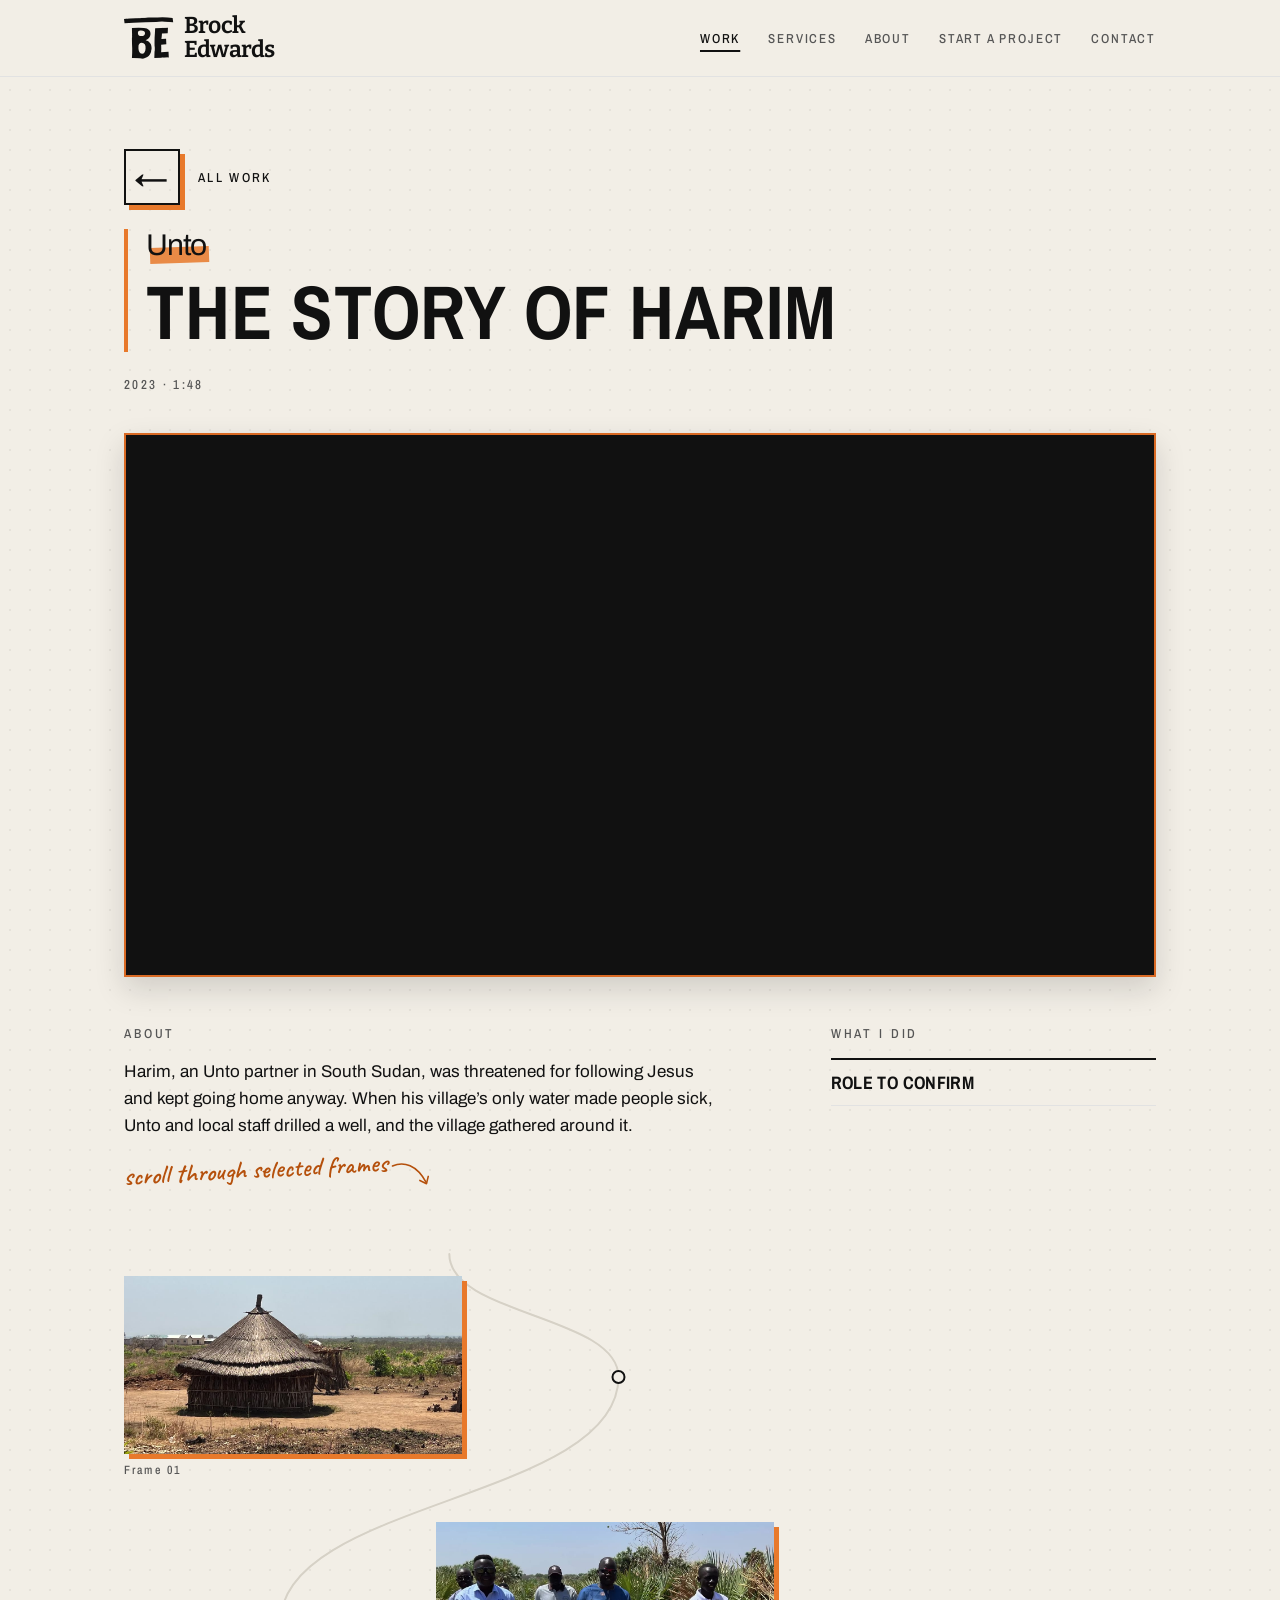
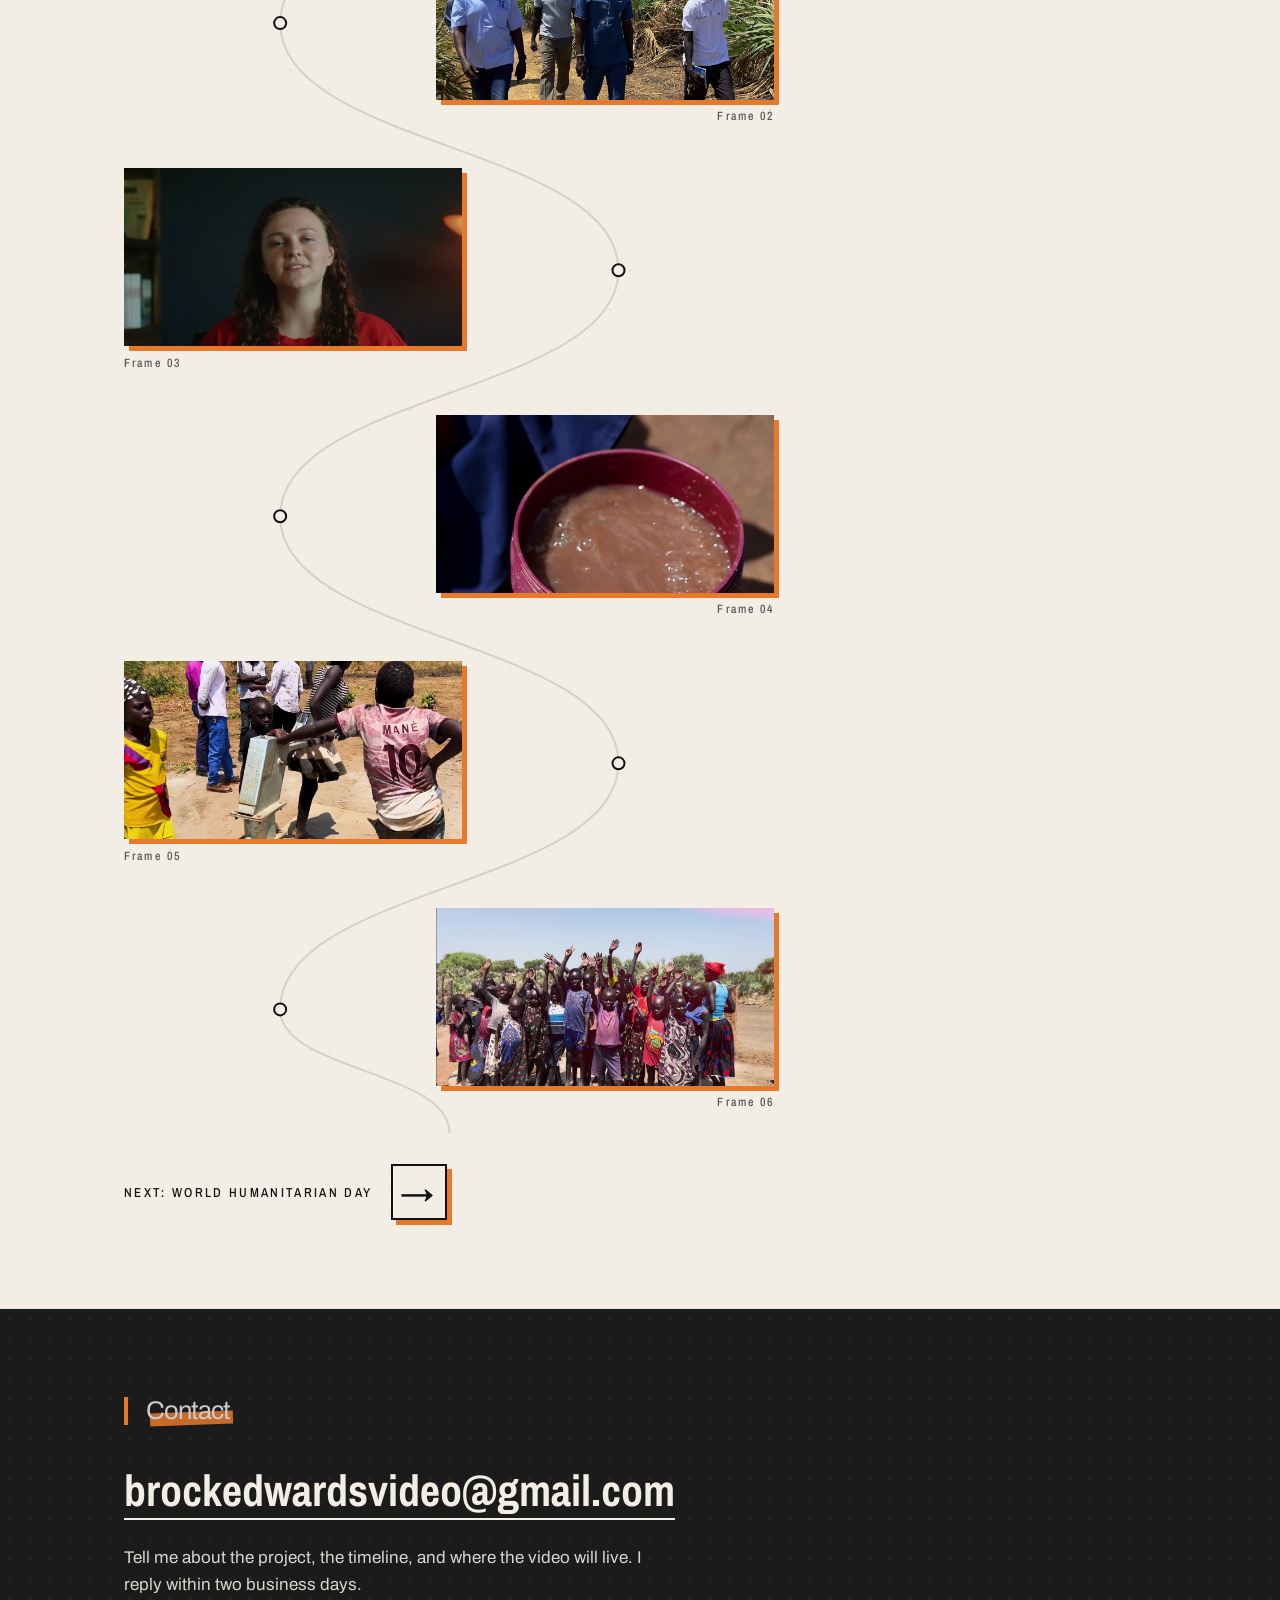
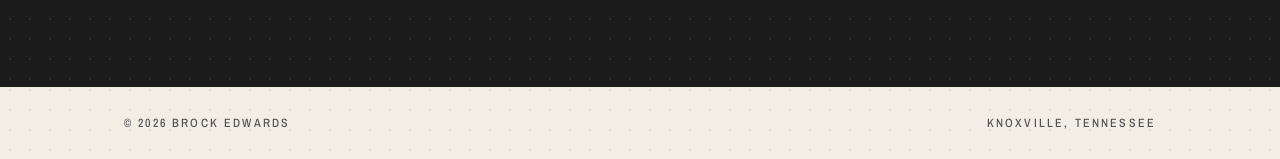
<file: work/the-story-of-harim.html>
<!doctype html>
<html lang="en">
<head>
<!-- Google tag (gtag.js) -->
<script async src="https://www.googletagmanager.com/gtag/js?id=G-G6JSV7GJ2M"></script>
<script>
  window.dataLayer = window.dataLayer || [];
  function gtag(){dataLayer.push(arguments);}
  gtag('js', new Date());
  gtag('config', 'G-G6JSV7GJ2M');
</script>
<meta charset="utf-8">
<meta name="viewport" content="width=device-width, initial-scale=1">
<title>The Story of Harim — Brock Edwards</title>
<meta name="description" content="Harim, an Unto partner in South Sudan, was threatened for following Jesus and kept going home anyway. When his village’s only water made people sick, Unto and local staff drilled a well, and the village gathered around it.">
<meta property="og:title" content="The Story of Harim — Brock Edwards">
<meta property="og:description" content="Harim, an Unto partner in South Sudan, was threatened for following Jesus and kept going home anyway. When his village’s only water made people sick, Unto and local staff drilled a well, and the village gathered around it.">
<meta property="og:type" content="video.other">
<meta property="og:url" content="https://brocknedwards.com/work/the-story-of-harim.html">
<meta property="og:image" content="https://brocknedwards.com/img/stills/unto-harim-1.jpg">
<link rel="icon" href="../favicon.svg?v=20261024-field-stamp" type="image/svg+xml">
<link rel="preconnect" href="https://fonts.googleapis.com">
<link rel="preconnect" href="https://fonts.gstatic.com" crossorigin>
<link href="https://fonts.googleapis.com/css2?family=Archivo+Narrow:wght@500;700&family=Archivo:wght@400;600;800&family=Caveat:wght@500;700&display=swap" rel="stylesheet">
<link rel="stylesheet" href="../styles.css?v=20261029-start">
<script src="../timeline.js?v=20261024-resize" defer></script>
<script src="../gallery.js" defer></script>
</head>
<body>
<a class="skip-link" href="#main">Skip to content</a>

<header>
  <div class="wrap">
    <a class="mark" href="../index.html" aria-label="Brock Edwards, home">
      <img class="brand-mark" src="../img/field-stamp-refined.svg" width="50" height="45" alt="" aria-hidden="true">
      <span class="stack">Brock<br>Edwards</span>
    </a>
    <nav>
      <a href="../work.html" aria-current="page">Work</a>
      <a href="../services.html">Services</a>
      <a href="../about.html">About</a>
      <a href="../start.html">Start a project</a>
      <a href="#contact">Contact</a>
    </nav>
  </div>
</header>
<main id="main" tabindex="-1">
  <section class="page-head">
    <div class="wrap">
      <a class="back" href="../work.html"><span class="arrow-tile" aria-hidden="true">←</span><span>All work</span></a>
      <h1 class="titled"><span class="lead">Unto</span> The Story of Harim</h1>
      <p class="meta">2023 · 1:48</p>
    </div>
  </section>

  <section class="project-page">
    <div class="wrap">
      <div class="reel" style="aspect-ratio: 2048 / 1080">
        <iframe src="https://player.vimeo.com/video/890394269?title=0&byline=0&portrait=0&dnt=1"
          title="The Story of Harim" allow="autoplay; fullscreen; picture-in-picture" allowfullscreen></iframe>
      </div>
      <div class="project-info has-timeline">
        <div class="main-col">
          <p class="eyebrow">About</p>
          <p>Harim, an Unto partner in South Sudan, was threatened for following Jesus and kept going home anyway. When his village’s only water made people sick, Unto and local staff drilled a well, and the village gathered around it.</p>
          <p class="note note-scroll">scroll through selected frames<svg class="note-arrow" viewBox="0 0 64 44" aria-hidden="true"><path d="M4 8c16-6 34 0 46 26"/><path d="M41 30l9 5 3-10"/></svg></p>
          <div class="curve-tl" style="--still-ar: 2048 / 1080">
            <svg class="curve" aria-hidden="true"><path class="track"/><path class="fill"/><path class="sketch"/><path class="accent-sketch"/></svg>
            <ol>
              <li><figure><button class="still-open" type="button"><img src="../img/stills/unto-harim-1.jpg" alt="A thatched hut in South Sudan" loading="lazy"></button><figcaption>Frame 01</figcaption></figure></li>
              <li><figure><button class="still-open" type="button"><img src="../img/stills/unto-harim-2.jpg" alt="Four men walk through the palms" loading="lazy"></button><figcaption>Frame 02</figcaption></figure></li>
              <li><figure><button class="still-open" type="button"><img src="../img/stills/unto-harim-3.jpg" alt="The narrator speaks to camera" loading="lazy"></button><figcaption>Frame 03</figcaption></figure></li>
              <li><figure><button class="still-open" type="button"><img src="../img/stills/unto-harim-4.jpg" alt="A bowl of muddy drinking water" loading="lazy"></button><figcaption>Frame 04</figcaption></figure></li>
              <li><figure><button class="still-open" type="button"><img src="../img/stills/unto-harim-5.jpg" alt="Children at the new well pump" loading="lazy"></button><figcaption>Frame 05</figcaption></figure></li>
              <li><figure><button class="still-open" type="button"><img src="../img/stills/unto-harim-6.jpg" alt="Children wave and cheer" loading="lazy"></button><figcaption>Frame 06</figcaption></figure></li>
            </ol>
          </div>
        </div>
        <aside class="side">
          <p class="eyebrow">What I did</p>
          <!-- TODO(Brock): no on-screen credit for this one. Add your role(s), e.g. <li>Editor</li>. -->
          <ul class="roles">
            <li>Role to confirm</li>
          </ul>
        </aside>
      </div>
      <a class="more" href="world-humanitarian-day.html"><span>Next: World Humanitarian Day</span><span class="arrow-tile" aria-hidden="true">→</span></a>
    </div>
  </section>

  <section id="contact" class="contact">
    <div class="wrap">
      <h2 class="titled contact-head"><span class="lead">Contact</span></h2>
      <a class="email" href="mailto:brockedwardsvideo@gmail.com">brockedwardsvideo@gmail.com</a>
      <p>Tell me about the project, the timeline, and where the video will live. I reply within two business days.</p>
    </div>
  </section>
</main>

<footer>
  <div class="wrap">
    <span>© <span class="y">2026</span> Brock Edwards</span>
    <span>Knoxville, Tennessee</span>
  </div>
</footer>
<script>document.querySelectorAll('.y').forEach(e => e.textContent = new Date().getFullYear());</script>
</body>
</html>
</file>
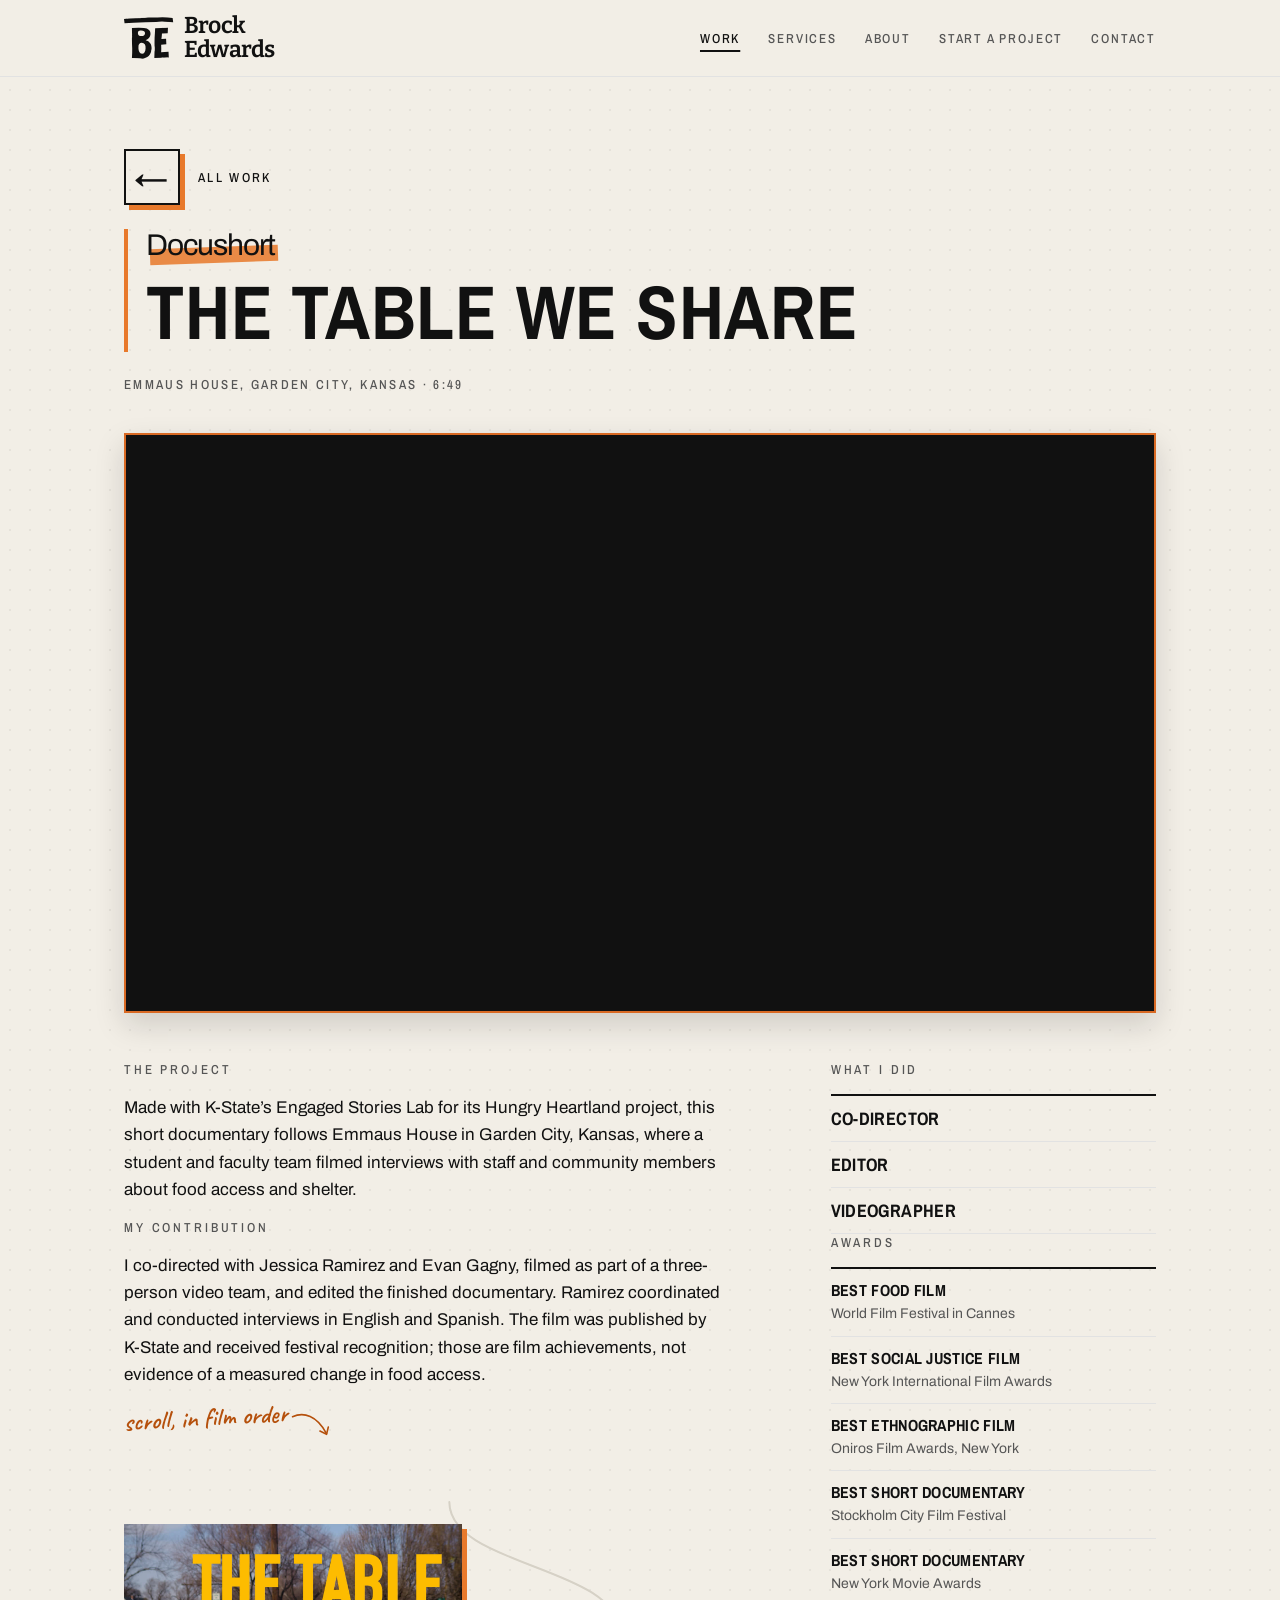
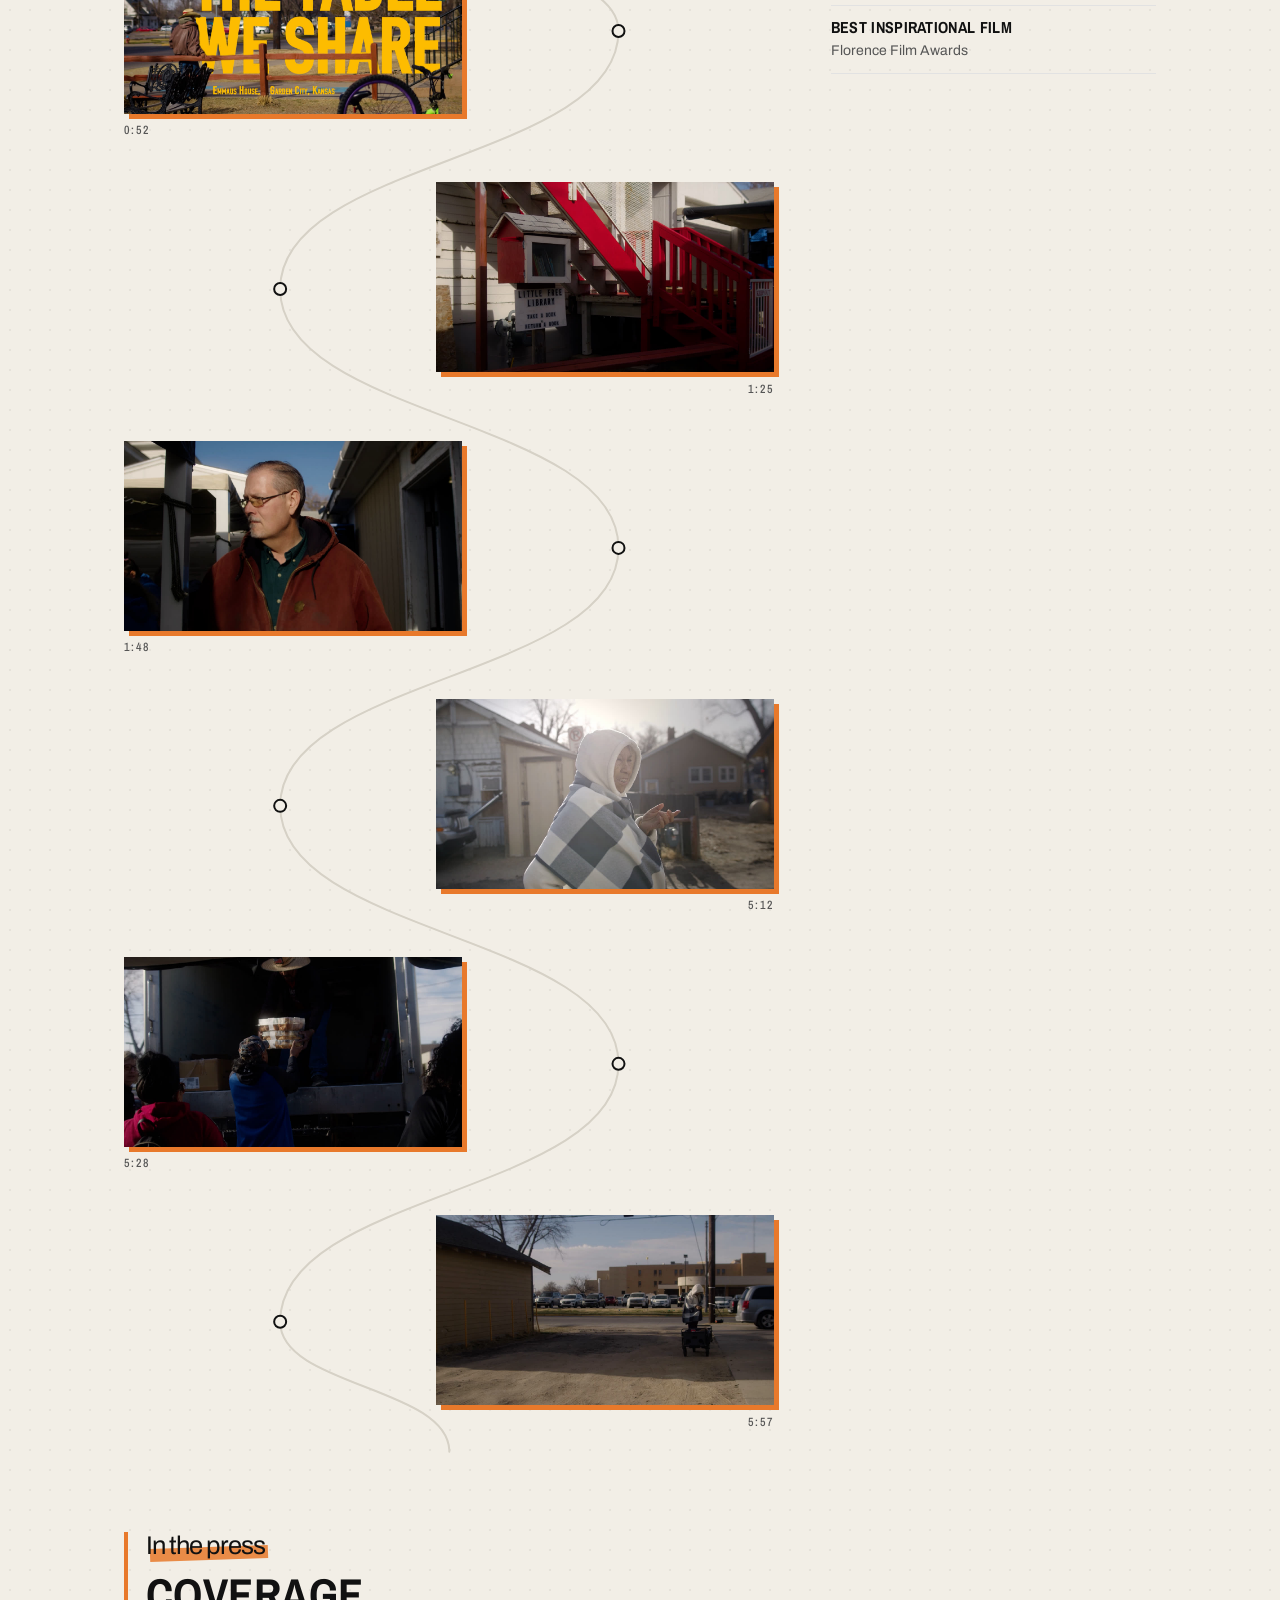
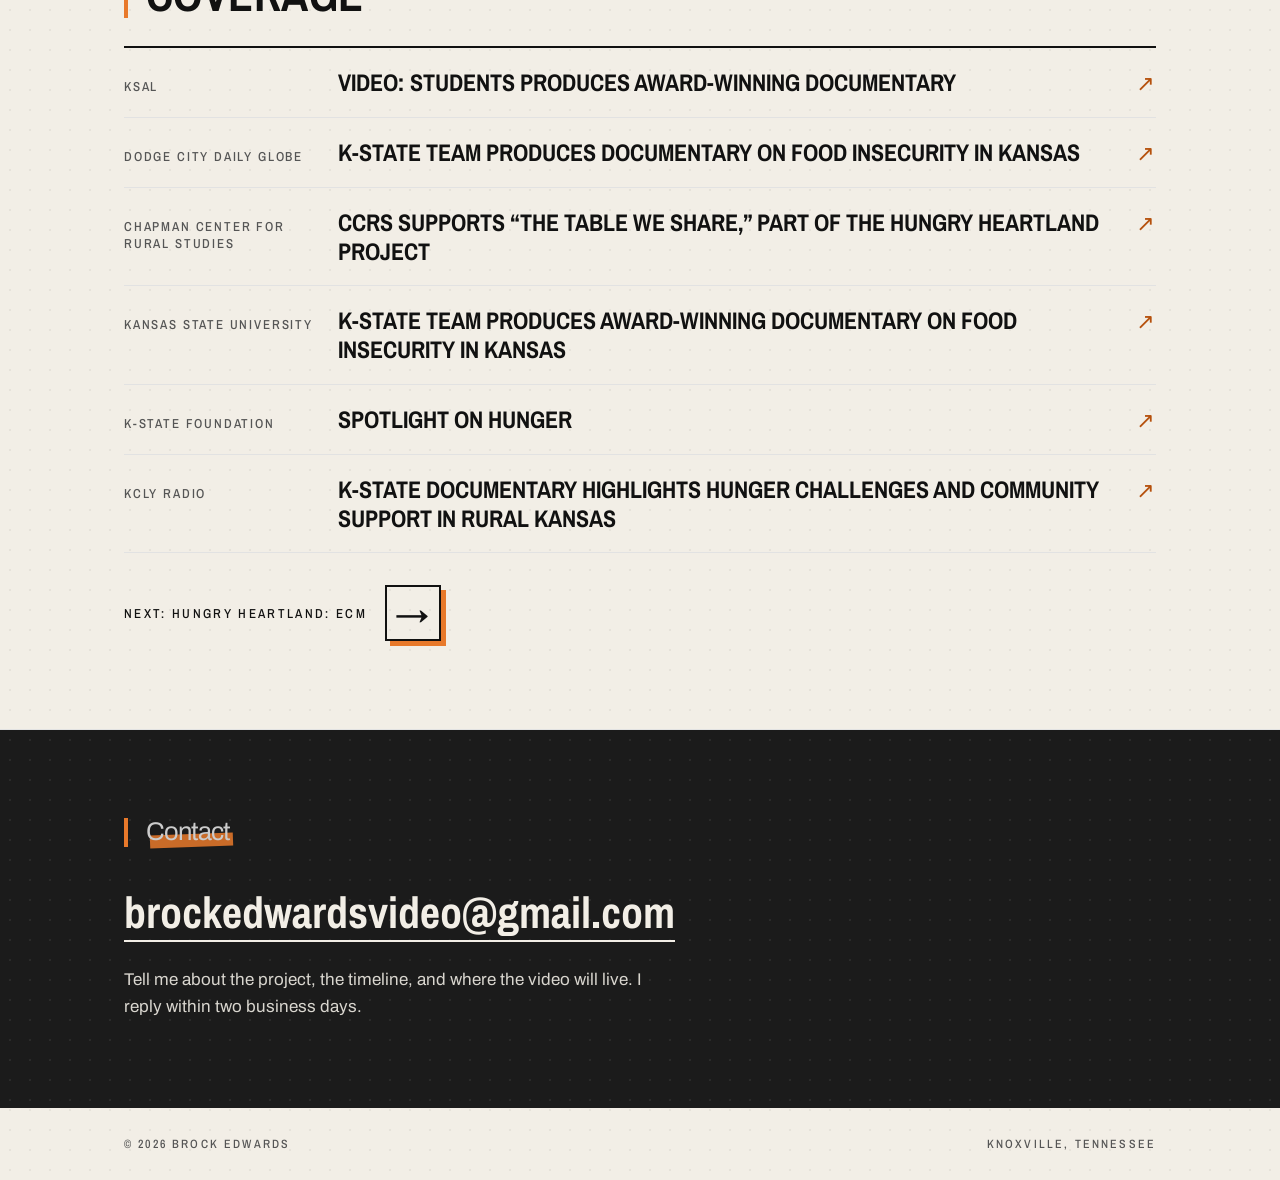
<file: work/the-table-we-share.html>
<!doctype html>
<html lang="en">
<head>
<!-- Google tag (gtag.js) -->
<script async src="https://www.googletagmanager.com/gtag/js?id=G-G6JSV7GJ2M"></script>
<script>
  window.dataLayer = window.dataLayer || [];
  function gtag(){dataLayer.push(arguments);}
  gtag('js', new Date());
  gtag('config', 'G-G6JSV7GJ2M');
</script>
<meta charset="utf-8">
<meta name="viewport" content="width=device-width, initial-scale=1">
<title>The Table We Share — Brock Edwards</title>
<meta name="description" content="A collaborative K-State documentary about Emmaus House in Garden City, Kansas. Brock Edwards co-directed, filmed, and edited the short film.">
<meta property="og:title" content="The Table We Share — Brock Edwards">
<meta property="og:description" content="A collaborative K-State documentary about Emmaus House in Garden City, Kansas. Brock Edwards co-directed, filmed, and edited the short film.">
<meta property="og:type" content="video.other">
<meta property="og:url" content="https://brocknedwards.com/work/the-table-we-share.html">
<meta property="og:image" content="https://brocknedwards.com/img/stills/ttws-still-1.jpg">
<link rel="icon" href="../favicon.svg?v=20261024-field-stamp" type="image/svg+xml">
<link rel="preconnect" href="https://fonts.googleapis.com">
<link rel="preconnect" href="https://fonts.gstatic.com" crossorigin>
<link href="https://fonts.googleapis.com/css2?family=Archivo+Narrow:wght@500;700&family=Archivo:wght@400;600;800&family=Caveat:wght@500;700&display=swap" rel="stylesheet">
<link rel="stylesheet" href="../styles.css?v=20261029-start">
</head>
<body>
<a class="skip-link" href="#main">Skip to content</a>

<header>
  <div class="wrap">
    <a class="mark" href="../index.html" aria-label="Brock Edwards, home">
      <img class="brand-mark" src="../img/field-stamp-refined.svg" width="50" height="45" alt="" aria-hidden="true">
      <span class="stack">Brock<br>Edwards</span>
    </a>
    <nav>
      <a href="../work.html" aria-current="page">Work</a>
      <a href="../services.html">Services</a>
      <a href="../about.html">About</a>
      <a href="../start.html">Start a project</a>
      <a href="#contact">Contact</a>
    </nav>
  </div>
</header>
<main id="main" tabindex="-1">
  <section class="page-head">
    <div class="wrap">
      <a class="back" href="../work.html"><span class="arrow-tile" aria-hidden="true">←</span><span>All work</span></a>
      <h1 class="titled"><span class="lead">Docushort</span> The Table We Share</h1>
      <p class="meta">Emmaus House, Garden City, Kansas · 6:49</p>
    </div>
  </section>

  <section class="project-page">
    <div class="wrap">
      <div class="reel" style="aspect-ratio: 16 / 9">
        <iframe src="https://player.vimeo.com/video/1131923216?h=78e311f29d&title=0&byline=0&portrait=0&dnt=1"
          title="The Table We Share" allow="autoplay; fullscreen; picture-in-picture" allowfullscreen></iframe>
      </div>
      <div class="project-info has-timeline">
        <div class="main-col">
          <p class="eyebrow">The project</p>
          <p>Made with K-State’s Engaged Stories Lab for its Hungry Heartland project, this short documentary follows Emmaus House in Garden City, Kansas, where a student and faculty team filmed interviews with staff and community members about food access and shelter.</p>
          <p class="eyebrow">My contribution</p>
          <p>I co-directed with Jessica Ramirez and Evan Gagny, filmed as part of a three-person video team, and edited the finished documentary. Ramirez coordinated and conducted interviews in English and Spanish. The film was published by K-State and received festival recognition; those are film achievements, not evidence of a measured change in food access.</p>
          <p class="note note-scroll">scroll, in film order<svg class="note-arrow" viewBox="0 0 64 44" aria-hidden="true"><path d="M4 8c16-6 34 0 46 26"/><path d="M41 30l9 5 3-10"/></svg></p>
          <div class="curve-tl">
            <svg class="curve" aria-hidden="true"><path class="track"/><path class="fill"/><path class="sketch"/><path class="accent-sketch"/></svg>
            <ol>
              <li><figure><button class="still-open" type="button" aria-label="Open still 1 of 6"><img src="../img/stills/ttws-still-1.jpg" alt="Title card: The Table We Share, Emmaus House, Garden City, Kansas" loading="lazy"></button><figcaption>0:52</figcaption></figure></li>
              <li><figure><button class="still-open" type="button" aria-label="Open still 2 of 6"><img src="../img/stills/ttws-still-3.jpg" alt="A little free library beside red stairs" loading="lazy"></button><figcaption>1:25</figcaption></figure></li>
              <li><figure><button class="still-open" type="button" aria-label="Open still 3 of 6"><img src="../img/stills/ttws-still-2.jpg" alt="A man in a work jacket stands in a doorway" loading="lazy"></button><figcaption>1:48</figcaption></figure></li>
              <li><figure><button class="still-open" type="button" aria-label="Open still 4 of 6"><img src="../img/stills/ttws-still-4.jpg" alt="A woman wrapped in a blanket outside Emmaus House" loading="lazy"></button><figcaption>5:12</figcaption></figure></li>
              <li><figure><button class="still-open" type="button" aria-label="Open still 5 of 6"><img src="../img/stills/ttws-still-5.jpg" alt="People unloading boxes from a truck" loading="lazy"></button><figcaption>5:28</figcaption></figure></li>
              <li><figure><button class="still-open" type="button" aria-label="Open still 6 of 6"><img src="../img/stills/ttws-still-6.jpg" alt="A woman pushes a cart across an empty lot" loading="lazy"></button><figcaption>5:57</figcaption></figure></li>
            </ol>
          </div>
        </div>
        <aside class="side">
          <p class="eyebrow">What I did</p>
          <ul class="roles">
            <li>Co-director</li>
            <li>Editor</li>
            <li>Videographer</li>
          </ul>
          <p class="eyebrow awards-label">Awards</p>
          <ul class="awards film-awards">
            <li><b>Best Food Film</b><span>World Film Festival in Cannes</span></li>
            <li><b>Best Social Justice Film</b><span>New York International Film Awards</span></li>
            <li><b>Best Ethnographic Film</b><span>Oniros Film Awards, New York</span></li>
            <li><b>Best Short Documentary</b><span>Stockholm City Film Festival</span></li>
            <li><b>Best Short Documentary</b><span>New York Movie Awards</span></li>
            <li><b>Best Inspirational Film</b><span>Florence Film Awards</span></li>
          </ul>
        </aside>
      </div>
      <dialog class="still-lightbox" aria-label="The Table We Share still gallery">
        <div class="lightbox-inner">
          <button class="lightbox-close" type="button" aria-label="Close gallery">Close ×</button>
          <button class="lightbox-prev" type="button" aria-label="Previous still">←</button>
          <figure class="lightbox-figure"><img width="1200" height="676" alt=""><figcaption><span class="lightbox-time"></span><span class="lightbox-count"></span></figcaption></figure>
          <button class="lightbox-next" type="button" aria-label="Next still">→</button>
        </div>
      </dialog>
      <script src="../timeline.js?v=20261024-resize" defer></script>
      <script src="../gallery.js" defer></script>
      <div class="coverage">
        <h2 class="titled"><span class="lead">In the press</span> Coverage</h2>
        <ul class="coverage-list">
          <li><a href="https://www.ksal.com/video-students-produces-award-winning-documentary/" target="_blank" rel="noopener noreferrer"><span class="coverage-source">KSAL</span><span class="coverage-title">Video: Students Produces Award-Winning Documentary</span><span class="coverage-arrow" aria-hidden="true">↗</span></a></li>
          <li><a href="https://www.dodgeglobe.com/2026/01/08/news/k-state-team-produces-documentary-on-food-insecurity-in-kansas/" target="_blank" rel="noopener noreferrer"><span class="coverage-source">Dodge City Daily Globe</span><span class="coverage-title">K-State team produces documentary on food insecurity in Kansas</span><span class="coverage-arrow" aria-hidden="true">↗</span></a></li>
          <li><a href="https://ccrsdigitalprojects.com/news/ccrs-supports-the-table-we-share-part-of-the-hungry-heartland-project" target="_blank" rel="noopener noreferrer"><span class="coverage-source">Chapman Center for Rural Studies</span><span class="coverage-title">CCRS supports “The Table We Share,” part of the Hungry Heartland Project</span><span class="coverage-arrow" aria-hidden="true">↗</span></a></li>
          <li><a href="https://www.k-state.edu/news/articles/2025/12/award-winning-documentary-the-table-we-share-addresses-food-insecurity-in-Kansas.html" target="_blank" rel="noopener noreferrer"><span class="coverage-source">Kansas State University</span><span class="coverage-title">K-State team produces award-winning documentary on food insecurity in Kansas</span><span class="coverage-arrow" aria-hidden="true">↗</span></a></li>
          <li><a href="https://ksufoundation.org/impact/campus-impact/spotlight-on-hunger/" target="_blank" rel="noopener noreferrer"><span class="coverage-source">K-State Foundation</span><span class="coverage-title">Spotlight on hunger</span><span class="coverage-arrow" aria-hidden="true">↗</span></a></li>
          <li><a href="https://kclyradio.com/blog/k-state-documentary-highlights-hunger-challenges-and-community-support-in-rural-kansas/" target="_blank" rel="noopener noreferrer"><span class="coverage-source">KCLY Radio</span><span class="coverage-title">K-State documentary highlights hunger challenges and community support in rural Kansas</span><span class="coverage-arrow" aria-hidden="true">↗</span></a></li>
        </ul>
      </div>
      <a class="more" href="hungry-heartland-ecm.html"><span>Next: Hungry Heartland: ECM</span><span class="arrow-tile" aria-hidden="true">→</span></a>
    </div>
  </section>

  <section id="contact" class="contact">
    <div class="wrap">
      <h2 class="titled contact-head"><span class="lead">Contact</span></h2>
      <a class="email" href="mailto:brockedwardsvideo@gmail.com">brockedwardsvideo@gmail.com</a>
      <p>Tell me about the project, the timeline, and where the video will live. I reply within two business days.</p>
    </div>
  </section>
</main>

<footer>
  <div class="wrap">
    <span>© <span class="y">2026</span> Brock Edwards</span>
    <span>Knoxville, Tennessee</span>
  </div>
</footer>
<script>document.querySelectorAll('.y').forEach(e => e.textContent = new Date().getFullYear());</script>
</body>
</html>
</file>
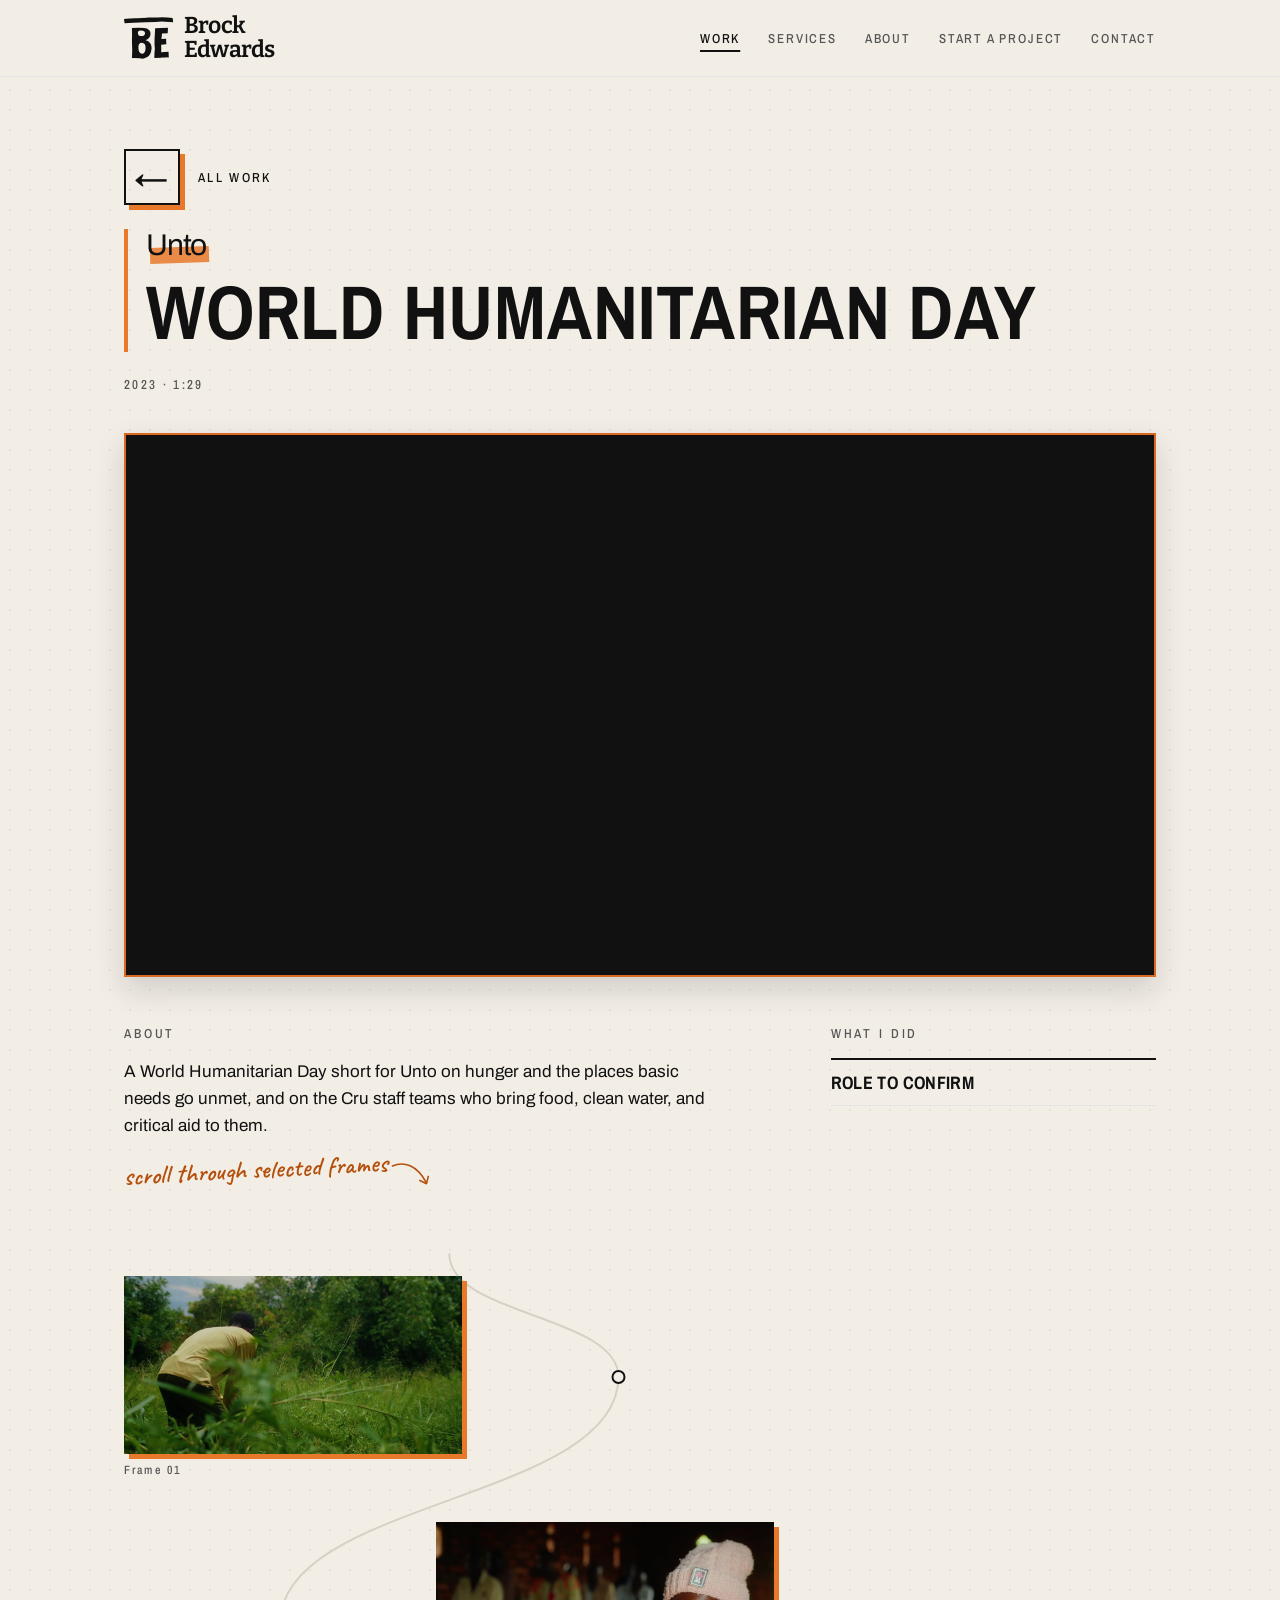
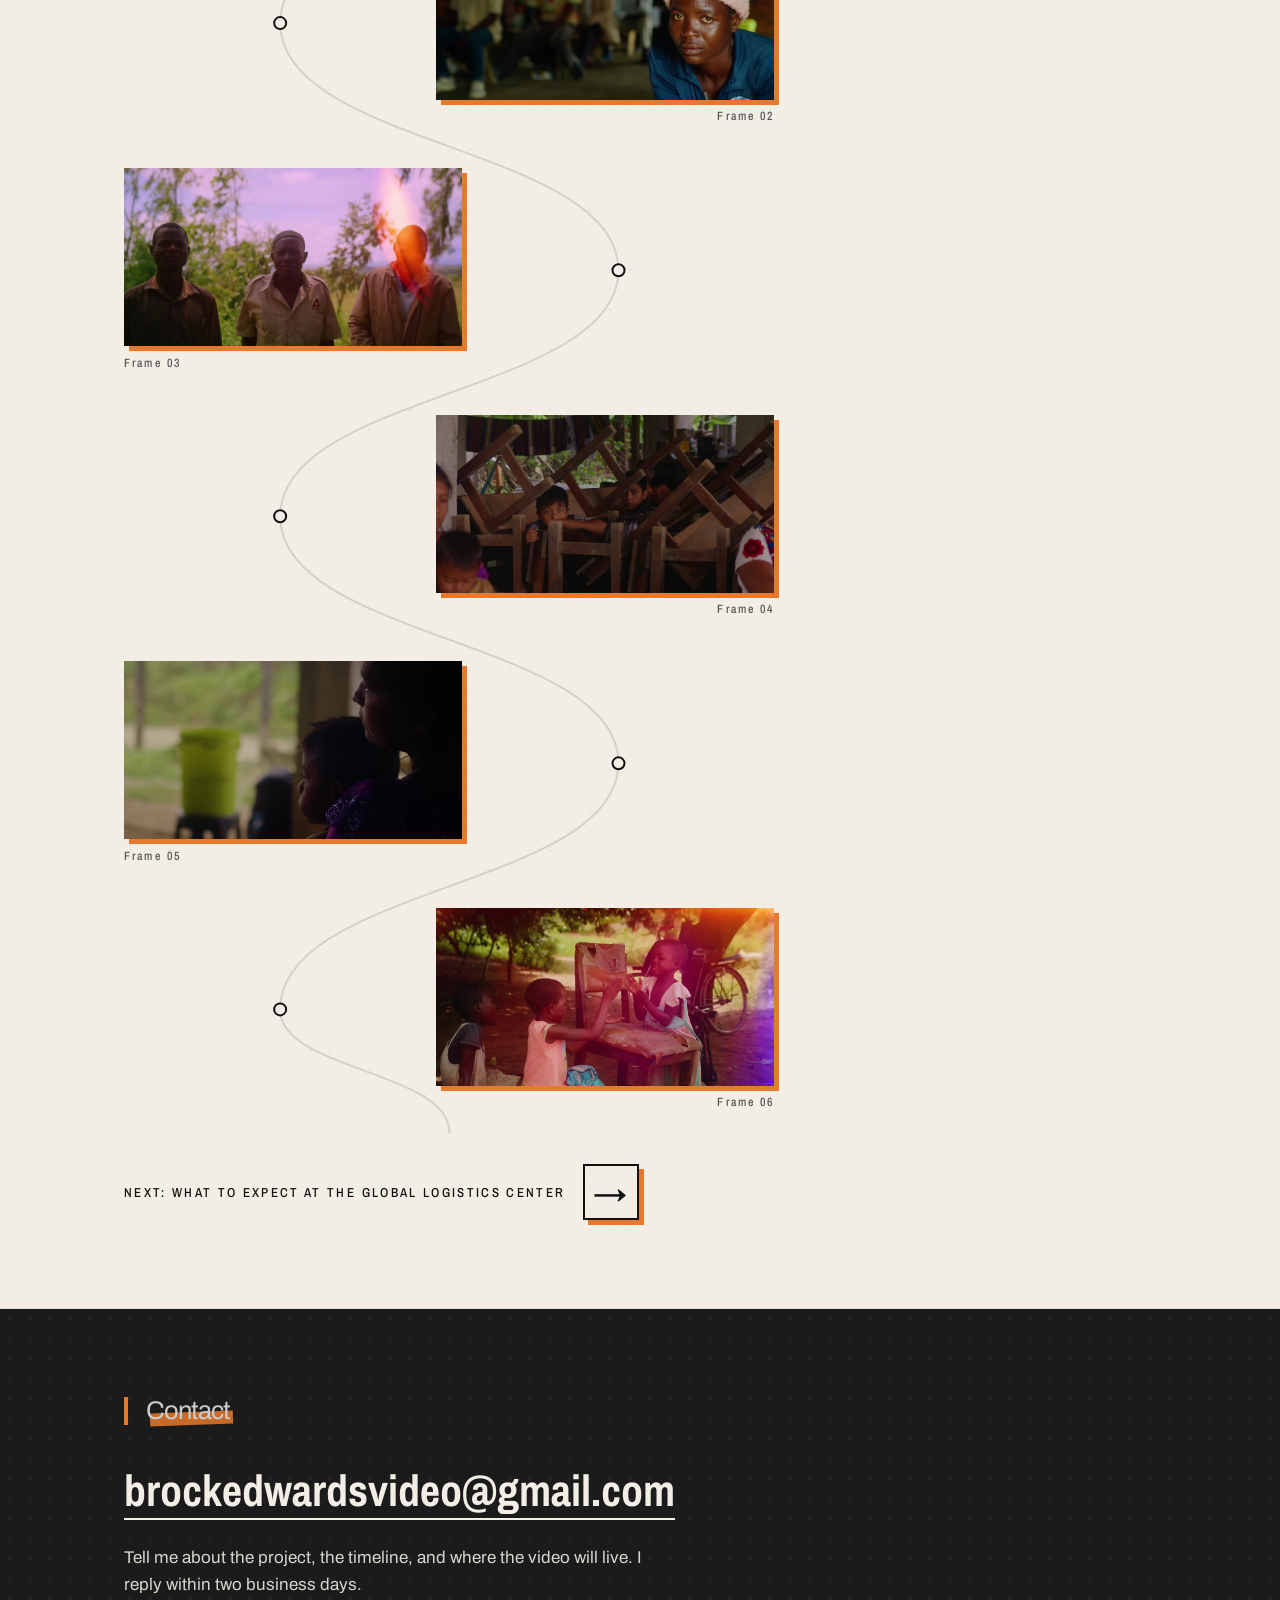
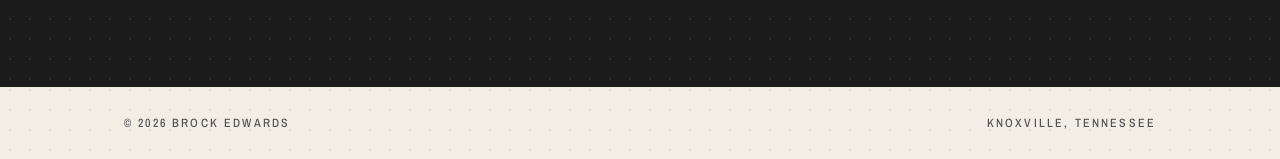
<file: work/world-humanitarian-day.html>
<!doctype html>
<html lang="en">
<head>
<!-- Google tag (gtag.js) -->
<script async src="https://www.googletagmanager.com/gtag/js?id=G-G6JSV7GJ2M"></script>
<script>
  window.dataLayer = window.dataLayer || [];
  function gtag(){dataLayer.push(arguments);}
  gtag('js', new Date());
  gtag('config', 'G-G6JSV7GJ2M');
</script>
<meta charset="utf-8">
<meta name="viewport" content="width=device-width, initial-scale=1">
<title>World Humanitarian Day — Brock Edwards</title>
<meta name="description" content="A World Humanitarian Day short for Unto on hunger and the places basic needs go unmet, and on the Cru staff teams who bring food, clean water, and critical aid to them.">
<meta property="og:title" content="World Humanitarian Day — Brock Edwards">
<meta property="og:description" content="A World Humanitarian Day short for Unto on hunger and the places basic needs go unmet, and on the Cru staff teams who bring food, clean water, and critical aid to them.">
<meta property="og:type" content="video.other">
<meta property="og:url" content="https://brocknedwards.com/work/world-humanitarian-day.html">
<meta property="og:image" content="https://brocknedwards.com/img/stills/unto-humanitarian-day-1.jpg">
<link rel="icon" href="../favicon.svg?v=20261024-field-stamp" type="image/svg+xml">
<link rel="preconnect" href="https://fonts.googleapis.com">
<link rel="preconnect" href="https://fonts.gstatic.com" crossorigin>
<link href="https://fonts.googleapis.com/css2?family=Archivo+Narrow:wght@500;700&family=Archivo:wght@400;600;800&family=Caveat:wght@500;700&display=swap" rel="stylesheet">
<link rel="stylesheet" href="../styles.css?v=20261029-start">
<script src="../timeline.js?v=20261024-resize" defer></script>
<script src="../gallery.js" defer></script>
</head>
<body>
<a class="skip-link" href="#main">Skip to content</a>

<header>
  <div class="wrap">
    <a class="mark" href="../index.html" aria-label="Brock Edwards, home">
      <img class="brand-mark" src="../img/field-stamp-refined.svg" width="50" height="45" alt="" aria-hidden="true">
      <span class="stack">Brock<br>Edwards</span>
    </a>
    <nav>
      <a href="../work.html" aria-current="page">Work</a>
      <a href="../services.html">Services</a>
      <a href="../about.html">About</a>
      <a href="../start.html">Start a project</a>
      <a href="#contact">Contact</a>
    </nav>
  </div>
</header>
<main id="main" tabindex="-1">
  <section class="page-head">
    <div class="wrap">
      <a class="back" href="../work.html"><span class="arrow-tile" aria-hidden="true">←</span><span>All work</span></a>
      <h1 class="titled"><span class="lead">Unto</span> World Humanitarian Day</h1>
      <p class="meta">2023 · 1:29</p>
    </div>
  </section>

  <section class="project-page">
    <div class="wrap">
      <div class="reel" style="aspect-ratio: 2048 / 1080">
        <iframe src="https://player.vimeo.com/video/846637844?title=0&byline=0&portrait=0&dnt=1"
          title="World Humanitarian Day" allow="autoplay; fullscreen; picture-in-picture" allowfullscreen></iframe>
      </div>
      <div class="project-info has-timeline">
        <div class="main-col">
          <p class="eyebrow">About</p>
          <p>A World Humanitarian Day short for Unto on hunger and the places basic needs go unmet, and on the Cru staff teams who bring food, clean water, and critical aid to them.</p>
          <p class="note note-scroll">scroll through selected frames<svg class="note-arrow" viewBox="0 0 64 44" aria-hidden="true"><path d="M4 8c16-6 34 0 46 26"/><path d="M41 30l9 5 3-10"/></svg></p>
          <div class="curve-tl" style="--still-ar: 2048 / 1080">
            <svg class="curve" aria-hidden="true"><path class="track"/><path class="fill"/><path class="sketch"/><path class="accent-sketch"/></svg>
            <ol>
              <li><figure><button class="still-open" type="button"><img src="../img/stills/unto-humanitarian-day-1.jpg" alt="A farmer works a field with a hoe" loading="lazy"></button><figcaption>Frame 01</figcaption></figure></li>
              <li><figure><button class="still-open" type="button"><img src="../img/stills/unto-humanitarian-day-2.jpg" alt="A woman in a knit hat at an evening gathering" loading="lazy"></button><figcaption>Frame 02</figcaption></figure></li>
              <li><figure><button class="still-open" type="button"><img src="../img/stills/unto-humanitarian-day-3.jpg" alt="Three men stand in a field at dusk" loading="lazy"></button><figcaption>Frame 03</figcaption></figure></li>
              <li><figure><button class="still-open" type="button"><img src="../img/stills/unto-humanitarian-day-4.jpg" alt="Children among stacked wooden chairs" loading="lazy"></button><figcaption>Frame 04</figcaption></figure></li>
              <li><figure><button class="still-open" type="button"><img src="../img/stills/unto-humanitarian-day-5.jpg" alt="A green water bucket in a dark room" loading="lazy"></button><figcaption>Frame 05</figcaption></figure></li>
              <li><figure><button class="still-open" type="button"><img src="../img/stills/unto-humanitarian-day-6.jpg" alt="Children play beside a wooden chair at sunset" loading="lazy"></button><figcaption>Frame 06</figcaption></figure></li>
            </ol>
          </div>
        </div>
        <aside class="side">
          <p class="eyebrow">What I did</p>
          <!-- TODO(Brock): no on-screen credit for this one. Add your role(s), e.g. <li>Editor</li>. -->
          <ul class="roles">
            <li>Role to confirm</li>
          </ul>
        </aside>
      </div>
      <a class="more" href="global-logistics-center.html"><span>Next: What to expect at the Global Logistics Center</span><span class="arrow-tile" aria-hidden="true">→</span></a>
    </div>
  </section>

  <section id="contact" class="contact">
    <div class="wrap">
      <h2 class="titled contact-head"><span class="lead">Contact</span></h2>
      <a class="email" href="mailto:brockedwardsvideo@gmail.com">brockedwardsvideo@gmail.com</a>
      <p>Tell me about the project, the timeline, and where the video will live. I reply within two business days.</p>
    </div>
  </section>
</main>

<footer>
  <div class="wrap">
    <span>© <span class="y">2026</span> Brock Edwards</span>
    <span>Knoxville, Tennessee</span>
  </div>
</footer>
<script>document.querySelectorAll('.y').forEach(e => e.textContent = new Date().getFullYear());</script>
</body>
</html>
</file>
<file: styles.css>
@font-face {
  font-family: 'Bitter Brand';
  src: url('fonts/bitter-brand-650.woff') format('woff');
  font-weight: 650;
  font-style: normal;
  font-display: swap;
}
:root {
  --ink: #111;
  --paper: #f2eee6;
  --dot: rgba(17, 17, 17, .055);
  --charcoal: #1b1b1b;
  --accent: #e8792b;
  --accent-ink: #b5500c; /* darker orange for text on the off-white */
  --muted: #555;
  --rule: #e2e2e2;
  --narrow: 'Archivo Narrow', 'Arial Narrow', sans-serif;
  --body: 'Archivo', system-ui, sans-serif;
  --max: 1080px;
}
* { box-sizing: border-box; }
html { scroll-behavior: smooth; background: var(--paper); }
body { margin: 0; background: var(--paper) radial-gradient(var(--dot) 1px, transparent 1.4px) 0 0 / 20px 20px; color: var(--ink); font: 400 17px/1.6 var(--body); -webkit-font-smoothing: antialiased; }
a { color: inherit; text-underline-offset: .2em; }
::selection { background: var(--accent); color: var(--ink); }
:focus-visible { outline: 2px solid var(--accent-ink); outline-offset: 5px; }
.contact :focus-visible, .services-band :focus-visible { outline-color: var(--accent); }
.skip-link { position: fixed; top: 12px; left: 16px; z-index: 30; padding: 12px 20px;
  background: var(--ink); color: var(--paper); transform: translateY(-150%); }
.skip-link:focus { transform: none; }
img { max-width: 100%; }
.wrap { max-width: var(--max); margin: 0 auto; padding: 0 24px; }

/* Header + wordmark */
header { position: sticky; top: 0; z-index: 10; background: var(--paper); border-bottom: 1px solid var(--rule); }
header .wrap { display: flex; align-items: center; justify-content: space-between; height: 76px; }
.mark { display: flex; align-items: center; gap: 10px; text-decoration: none; }
.brand-mark { display: block; flex: none; width: 50px; height: 45px; object-fit: contain; }
.stack { font: 650 23px/1.04 'Bitter Brand', Georgia, serif; text-transform: none; letter-spacing: -.035em; display: flex; flex-direction: column; justify-content: center; }
nav { display: flex; gap: 28px; }
nav a { display: inline-flex; align-items: center; min-height: 44px; font: 500 13px var(--narrow); letter-spacing: .14em; text-transform: uppercase; text-decoration: none; color: var(--muted); }
nav a:hover, nav a[aria-current="page"] { color: var(--ink); }
nav a[aria-current="page"] { text-decoration: underline; text-decoration-thickness: 2px; text-underline-offset: 7px; }

.eyebrow { font: 500 13px var(--narrow); letter-spacing: .22em; text-transform: uppercase; color: var(--muted); margin: 0 0 14px; }
h1, h2, h3 { font-family: var(--narrow); font-weight: 700; text-transform: uppercase; letter-spacing: .01em; line-height: 1.05; margin: 0; text-wrap: balance; }
h1 { font-size: clamp(40px, 7vw, 76px); margin-bottom: 24px; }
h2 { font-size: clamp(30px, 4.5vw, 46px); margin-bottom: 28px; }
h3 { font-size: 22px; margin-bottom: 8px; }
section { padding: 88px 0; border-bottom: 1px solid var(--rule); scroll-margin-top: 76px; }
.page-head { padding: 72px 0 0; border: 0; }
.page-head p.lede { max-width: 56ch; margin: 0; font-size: 19px; color: #333; }
.more { display: inline-flex; align-items: center; gap: 18px; max-width: 100%; margin-top: 32px;
  font: 500 13px var(--narrow); letter-spacing: .18em; text-transform: uppercase; text-decoration: none; }
.more:hover, .more:focus-visible { color: var(--accent-ink); }

.btn { display: inline-block; margin-top: 8px; padding: 12px 20px; background: var(--ink); color: var(--paper); text-decoration: none;
  font: 500 13px var(--narrow); letter-spacing: .22em; text-transform: uppercase; }
.btn:hover { background: #333; }

/* Reel */
.reel { position: relative; aspect-ratio: 2.39 / 1; background: var(--ink);
  border: 2px solid #d96a24;
  box-shadow: 0 12px 28px rgba(17,17,17,.15); }
.reel iframe { position: absolute; inset: 0; width: 100%; height: 100%; border: 0; }
.reel-poster { position: absolute; inset: 0; display: block; overflow: hidden; color: var(--paper); text-decoration: none; }
.reel-poster img { width: 100%; height: 100%; object-fit: cover; display: block; transition: transform .5s ease; }
.reel-poster::before { content: ''; position: absolute; z-index: 1; inset: 0; pointer-events: none;
  background: linear-gradient(130deg, rgba(232,121,43,.12), transparent 38%, rgba(0,0,0,.18));
  box-shadow: inset 0 0 60px rgba(0,0,0,.16); }
.reel-poster::after { content: ''; position: absolute; inset: 40% 0 0; background: linear-gradient(transparent, rgba(0,0,0,.55)); pointer-events: none; }
.reel-poster:hover img, .reel-poster:focus-visible img { transform: scale(1.035); }
.reel-poster:focus-visible { outline: 3px solid var(--accent); outline-offset: 4px; }
.reel-play { position: absolute; z-index: 1; left: 24px; bottom: 20px; display: inline-flex; align-items: center; gap: 11px;
  font: 700 14px var(--narrow); letter-spacing: .15em; text-transform: uppercase; }
.reel-play-icon { display: grid; place-items: center; width: 40px; height: 40px; border-radius: 50%; background: var(--accent); }
.reel-play-icon::before { content: ''; margin-left: 3px; border-top: 7px solid transparent; border-bottom: 7px solid transparent; border-left: 10px solid var(--ink); }

/* Featured film */
.hero { padding: 96px 0 108px; border-bottom: 0; }
.hero .wrap { display: grid; grid-template-columns: minmax(0, .32fr) minmax(0, .68fr); column-gap: 28px; align-items: center; }
.hero .eyebrow { grid-column: 1; grid-row: 1; align-self: end; margin-bottom: 14px; }
.hero h1 { grid-column: 1; grid-row: 2; align-self: start; margin: 0;
  font-size: clamp(42px, 4.4vw, 56px); line-height: .94; letter-spacing: -.035em; }
.hero-lead { display: block; margin-bottom: 16px; font: 400 clamp(24px, 2.4vw, 32px)/1.1 var(--body);
  letter-spacing: -.035em; text-transform: none; }
.hero-lead-mark { position: relative; isolation: isolate; white-space: nowrap; }
.hero-lead-mark::before { content: ''; position: absolute; z-index: -1; left: .14em; right: -.1em; bottom: -.02em;
  height: .52em; background: var(--accent); transform: rotate(-2deg); }
.hero-word { display: block; white-space: nowrap; }
.hero-amp { color: var(--accent-ink); font: italic 400 .92em Georgia, serif; text-transform: none; }
.hero-inquiry { grid-column: 1; grid-row: 3; align-self: start; margin-top: 24px; }
.hero-inquiry p { margin: 0 0 16px; max-width: 34ch; font-size: 16px; line-height: 1.6; }
.hero-inquiry .btn { margin-top: 0; letter-spacing: .08em; }
.hero-inquiry .btn:focus-visible { outline: 3px solid var(--accent-ink); outline-offset: 4px; }
.hero .reel { grid-column: 2; grid-row: 1 / 4; }

/* Editorial bridge between the reel and featured story */
.story-bridge { padding: 0; border: 0; }
.story-bridge .wrap { border-top: 2px solid var(--ink); border-bottom: 1px solid var(--rule); padding-top: 26px; padding-bottom: 34px; }
.story-bridge-meta { display: flex; justify-content: space-between; gap: 20px; color: var(--muted);
  font: 500 13px var(--narrow); letter-spacing: .2em; text-transform: uppercase; }
.story-bridge-main { display: flex; justify-content: space-between; align-items: end; gap: 32px; margin-top: 18px; }
.story-bridge-main p { margin: 0; font: 700 clamp(44px, 5.8vw, 78px)/.95 var(--narrow);
  letter-spacing: -.035em; text-transform: uppercase; }
.story-bridge-main p span { position: relative; isolation: isolate; white-space: nowrap; }
.story-bridge-main p span::before { content: ''; position: absolute; z-index: -1; left: .08em; right: -.04em;
  bottom: .02em; height: .23em; background: var(--accent); transform: rotate(-1deg); }
.arrow-tile { display: grid; flex: none; place-items: center; width: 56px; height: 56px;
  border: 2px solid var(--ink); box-shadow: 5px 5px 0 var(--accent); text-decoration: none;
  font: 400 34px/1 var(--narrow); transition: transform .25s ease, box-shadow .25s ease; }
.arrow-tile:hover, .arrow-tile:focus-visible, a:hover > .arrow-tile, a:focus-visible > .arrow-tile {
  transform: translate(3px, 3px); box-shadow: 2px 2px 0 var(--accent); }
.arrow-tile:focus-visible, a:focus-visible > .arrow-tile { outline: 2px solid var(--accent-ink); outline-offset: 5px; }

.film { display: grid; grid-template-columns: 1fr 1.2fr; gap: 56px; align-items: center; }
.film img.poster { width: 100%; height: auto; display: block; }
.film-poster { display: block; text-decoration: none; }
.film-poster:focus-visible { outline: 3px solid var(--accent-ink); outline-offset: 5px; }
.film p { margin: 0 0 16px; max-width: 52ch; }
.film h1 { font-size: clamp(40px, 6vw, 64px); }
#film > .wrap > .more { display: flex; justify-content: space-between; width: 100%; margin-top: 48px;
  padding-top: 22px; border-top: 1px solid var(--ink); font: 700 clamp(22px, 2.5vw, 30px)/1 var(--narrow);
  letter-spacing: -.01em; }
.meta { font: 500 13px var(--narrow); letter-spacing: .18em; text-transform: uppercase; color: var(--muted); }
.stills { display: grid; grid-template-columns: repeat(3, 1fr); gap: 8px; margin-top: 56px; }
.stills img { width: 100%; aspect-ratio: 16 / 9; object-fit: cover; display: block; }
.stills .still-cell { position: relative; min-width: 0; }
.stills .still-cell:hover, .stills .still-cell:focus-within { z-index: 2; }
.stills .still-open { aspect-ratio: var(--ar, 16 / 9); box-shadow: none; }
.stills .still-cell:nth-child(3n + 1) .still-open { transform-origin: left center; }
.stills .still-cell:nth-child(3n + 2) .still-open { transform-origin: center; }
.stills .still-cell:nth-child(3n) .still-open { transform-origin: right center; }

/* Awards */
.feature { display: block; text-decoration: none; background: var(--ink); color: var(--paper); padding: 32px; margin-bottom: 40px; }
.feature h3 { font-size: clamp(26px, 4vw, 38px); margin: 0 0 10px; }
.feature p { margin: 0; color: #ccc; max-width: 60ch; }
.feature .eyebrow { color: #aaa; }
.feature:hover h3 { text-decoration: underline; text-underline-offset: 6px; }
.awards { list-style: none; padding: 0; margin: 0; border-top: 2px solid var(--ink); }
.awards li { display: flex; justify-content: space-between; gap: 16px; padding: 14px 0; border-bottom: 1px solid var(--rule); }
.awards b { font: 700 19px var(--narrow); text-transform: uppercase; letter-spacing: .02em; }
.awards span { color: var(--muted); text-align: right; font-size: 15px; }
.film-awards { margin-top: 32px; }
.film-awards li { padding: 10px 0; }
.film-awards b { font-size: 16px; }
.film-awards span { font-size: 14px; }

/* Services */
.services { display: grid; grid-template-columns: repeat(3, 1fr); gap: 40px; }
.services > div { border-top: 2px solid var(--ink); padding-top: 18px; }
.services p { margin: 0; color: #333; font-size: 16px; }

/* Home services band */
.services-band, .contact { background: var(--charcoal) radial-gradient(rgba(245, 243, 238, .07) 1px, transparent 1.4px) 0 0 / 20px 20px; }
.services-band { color: var(--paper); padding: 0; }
.services-band .panel { padding: 48px 0 52px; }
.services-band h2 { margin-bottom: 32px; }
.services-band .services { counter-reset: svc; }
.services-band .services h3::before { counter-increment: svc; content: "0" counter(svc); display: block; margin-bottom: 8px;
  font: 500 13px var(--narrow); letter-spacing: .18em; color: var(--accent); }
.services-band .eyebrow { color: var(--accent); }
.services-band .services > div { border-top-color: var(--accent); }
.services-band .services p { color: #d9d6cf; }
.services-band .more { color: var(--paper); }
.services-band .more:hover { color: var(--accent); }
.services-band .arrow-tile { border-color: var(--paper); color: var(--paper); }
.orgs-band { padding: 28px 0 34px; }
.orgs-band .eyebrow { margin-bottom: 18px; }
.orgs-marquee { overflow: hidden; -webkit-mask-image: linear-gradient(to right, transparent, #000 6%, #000 94%, transparent);
  mask-image: linear-gradient(to right, transparent, #000 6%, #000 94%, transparent); }
.orgs-track { display: flex; width: max-content; animation: orgs-scroll 44s linear infinite; }
.orgs-track.is-driven { animation: none; }
.orgs-list { display: flex; flex: none; align-items: center; gap: 28px; padding: 0 14px; margin: 0; list-style: none; }
.orgs-list li { display: flex; flex: none; align-items: center; justify-content: center;
  width: 204px; height: 112px; padding: 0 10px; color: var(--paper); }
.org-logo { display: flex; align-items: center; justify-content: center; width: 100%; height: 72px; overflow: hidden;
  transition: transform 280ms cubic-bezier(0.23, 1, 0.32, 1); }
.org-logo img { display: block; max-width: 100%; max-height: 100%; width: auto; height: auto; object-fit: contain;
  filter: grayscale(1) brightness(0) invert(1); opacity: .58; }
.org-logo img[src$="hunger-free-kansas.png"] { transform: scale(1.35); }
.org-logo-text { color: #aaa; font: 700 20px/.92 var(--narrow); text-align: center; text-transform: uppercase; }
.org-logo-extension { gap: 8px; color: #aaa; }
.org-logo-extension img { flex: none; width: 68px; max-width: 68px; max-height: 54px; }
.org-logo-extension > span { font: 700 21px/.95 Georgia, serif; white-space: nowrap; }
.org-logo-extension small { display: block; margin-top: 4px; font: 700 11px/1.1 var(--narrow); letter-spacing: .02em; }
@keyframes orgs-scroll { to { transform: translateX(-50%); } }

/* Home awards */
#awards > .wrap > .eyebrow { color: var(--accent-ink); }
#awards .feature .eyebrow { color: var(--accent); }
#awards .feature:hover h3 { color: var(--accent); }
#awards .awards { border-top-color: var(--accent); }
#awards .awards b { color: var(--accent-ink); }
.services ul { margin: 16px 0 0; padding-left: 18px; color: #333; font-size: 16px; }
.services li { margin-bottom: 6px; }
.services ul + p { margin-top: 20px; }
.steps { list-style: none; counter-reset: step; padding: 0; margin: 0; display: grid; grid-template-columns: repeat(4, 1fr); gap: 32px; }
.steps li { counter-increment: step; border-top: 2px solid var(--ink); padding-top: 18px; font-size: 16px; color: #333; }
.steps li::before { content: "0" counter(step); display: block; font: 700 14px var(--narrow); letter-spacing: .18em; color: var(--muted); margin-bottom: 8px; }
.steps b { display: block; font: 700 20px var(--narrow); text-transform: uppercase; color: var(--ink); margin-bottom: 6px; }

/* Work */
.work-feature { padding: 40px 0 72px; }
.work-group { padding: 72px 0; }
.work-group .eyebrow { border-bottom: 2px solid var(--ink); padding-bottom: 12px; margin-bottom: 28px; }
.featured, .card, .reel-row { display: block; text-decoration: none; }
.thumb { display: block; position: relative; overflow: hidden; background: var(--ink); }
.thumb img { width: 100%; height: 100%; aspect-ratio: 16 / 9; object-fit: cover; display: block; transition: transform .6s ease, opacity .3s ease; }
.featured .thumb img { aspect-ratio: 2.39 / 1; }
.thumb .rt { position: absolute; right: 12px; bottom: 12px; background: rgba(17,17,17,.85); color: var(--paper); padding: 4px 8px;
  font: 500 12px var(--narrow); letter-spacing: .12em; }
.thumb .watch { position: absolute; left: 50%; top: 50%; transform: translate(-50%, -50%); background: var(--paper); color: var(--ink); padding: 10px 18px;
  font: 500 13px var(--narrow); letter-spacing: .22em; text-transform: uppercase; opacity: 0; transition: opacity .3s ease; }
a:hover .thumb img, a:focus-visible .thumb img { transform: scale(1.04); opacity: .75; }
a:hover .thumb .watch, a:focus-visible .thumb .watch { opacity: 1; }
.featured-text { display: grid; grid-template-columns: 1fr 1fr; gap: 40px; align-items: end; margin-top: 24px; }
.featured-text .eyebrow { display: block; margin-bottom: 10px; }
.featured .h, .reel-row .h { display: block; font: 700 clamp(32px, 5vw, 56px)/1 var(--narrow); text-transform: uppercase; }
.featured .p, .reel-row .p { display: block; color: #333; margin-bottom: 10px; }
.featured .meta { display: block; }
.cards { display: grid; gap: 40px 28px; }
.cards.two { grid-template-columns: repeat(2, 1fr); }
.cards.three { grid-template-columns: repeat(3, 1fr); }
.card h3 { margin: 16px 0 6px; font-size: 20px; }
.card .meta { margin: 0; }
.card:hover h3 { text-decoration: underline; text-underline-offset: 4px; }
.reel-row { display: grid; grid-template-columns: 1fr 1fr; gap: 40px; align-items: center; }
.reel-row .thumb img { aspect-ratio: 2.39 / 1; }
.reel-row .eyebrow { display: block; border: 0; padding: 0; margin-bottom: 10px; }
.reel-row .h { font-size: clamp(28px, 4vw, 40px); margin-bottom: 12px; }

/* Project pages */
.back { display: inline-flex; align-items: center; gap: 18px; margin-bottom: 24px;
  font: 500 13px var(--narrow); letter-spacing: .18em; text-transform: uppercase; text-decoration: none; }
.back:hover, .back:focus-visible { color: var(--accent-ink); }
.page-head .meta { margin: 0; }
.project-page { padding-top: 40px; }
.project-info { display: grid; grid-template-columns: 1.6fr 1fr; gap: 56px; margin-top: 48px; }
.project-info p { margin: 0 0 16px; max-width: 60ch; }
.roles { list-style: none; padding: 0; margin: 0; border-top: 2px solid var(--ink); }
.roles li { padding: 10px 0; border-bottom: 1px solid var(--rule); font: 700 18px var(--narrow); text-transform: uppercase; letter-spacing: .02em; }
.awards-label { margin-top: 36px; }
.project-info .film-awards { margin-top: 0; }
.project-info .awards li { flex-direction: column; gap: 2px; }
.project-info .awards span { text-align: left; }
.stills-label { margin: 56px 0 0; }
.project-page .stills { margin-top: 14px; }
.project-page .stills img { aspect-ratio: var(--ar, 16 / 9); }

/* Curvy still timeline (TTWS); driven by timeline.js */
.project-info.has-timeline { grid-template-columns: 2fr 1fr; align-items: start; }
.project-info .side { position: sticky; top: 100px; }
.curve-tl { position: relative; margin-top: 40px; }
.curve-tl ol { list-style: none; margin: 0; padding: 0; position: relative; z-index: 1; }
.curve-tl li { display: flex; padding: 22px 0; }
.curve-tl li:nth-child(even) { justify-content: flex-end; }
.curve-tl figure { margin: 0; width: 52%; transform: scale(var(--s, 1)); transition: transform .12s linear; }
.curve-tl li:nth-child(odd) figure { transform-origin: left center; }
.curve-tl li:nth-child(even) figure { transform-origin: right center; }
.still-open { position: relative; display: block; width: 100%; padding: 0; border: 0; overflow: hidden; background: var(--ink);
  cursor: pointer; box-shadow: 5px 5px 0 var(--accent); will-change: transform;
  transition: transform .3s ease, box-shadow .3s ease; }
.curve-tl li:nth-child(odd) .still-open { transform-origin: left center; }
.curve-tl li:nth-child(even) .still-open { transform-origin: right center; }
.still-open img { width: 100%; aspect-ratio: var(--still-ar, 16 / 9); object-fit: cover; display: block; }
.still-open::after { content: ''; position: absolute; inset: 0; pointer-events: none;
  background: radial-gradient(circle at 50% 50%,
    rgba(232,121,43,.1) 0%, transparent 36%, rgba(0,0,0,.18) 100%);
  opacity: 0; transition: opacity .3s ease; }
.curve-tl figure:hover .still-open:not(.gallery-return),
.stills .still-cell:hover .still-open:not(.gallery-return),
.still-open:focus-visible:not(.gallery-return) { transform: translate(3px, 3px) scale(1.09);
  box-shadow: 2px 2px 0 var(--accent); }
.curve-tl figure:hover .still-open:not(.gallery-return)::after,
.stills .still-cell:hover .still-open:not(.gallery-return)::after,
.still-open:focus-visible:not(.gallery-return)::after { opacity: 1; }
.still-open:focus-visible:not(.gallery-return) { outline: 3px solid var(--accent); outline-offset: 4px; }
.still-open.gallery-return:focus-visible { outline: none; }
.curve-tl figcaption { margin-top: 8px; font: 500 12px var(--narrow); letter-spacing: .18em; color: var(--muted); }
.curve-tl li:nth-child(even) figcaption { text-align: right; }
.curve { position: absolute; inset: 0; width: 100%; height: 100%; overflow: visible; pointer-events: none; }
.curve path { fill: none; stroke-width: 2; stroke-linecap: round; }
.curve .track { stroke: #d6d1c6; }
.curve .fill { stroke: var(--ink); }
.curve .sketch { stroke: var(--ink); stroke-width: 1.5; opacity: .8; }
.curve .accent-sketch { stroke: var(--accent-ink); stroke-width: 1.5; opacity: .9; }
.curve circle { fill: var(--paper); stroke: var(--ink); stroke-width: 2; }
.curve circle.is-passed { fill: var(--ink); }
@media (min-width: 761px) {
  .curve-tl figure { transform: none; }
}
@media (prefers-reduced-motion: reduce) {
  .curve-tl figure { transition: none; }
  .still-open, .still-open img, .still-open::after { transition: none; }
}

/* Expanded still gallery */
body.gallery-open { overflow: hidden; }
.still-lightbox { width: min(98vw, 1600px); max-width: none; max-height: calc(100dvh - 24px); padding: 0; border: 0;
  background: transparent; color: var(--paper); overflow: visible; }
.still-lightbox::backdrop { background: radial-gradient(ellipse 68% 72% at 50% 46%,
  rgba(8,8,8,.72) 0%, rgba(8,8,8,.86) 65%, rgba(0,0,0,.96) 100%); }
.still-lightbox[open]:not(.is-closing)::backdrop { animation: gallery-backdrop-in 1.15s ease-in-out both; }
.still-lightbox.is-closing::backdrop { animation: gallery-backdrop-out .26s ease-in both; }
@keyframes gallery-backdrop-in { from { opacity: 0; } to { opacity: 1; } }
@keyframes gallery-backdrop-out { from { opacity: 1; } to { opacity: 0; } }
.still-lightbox[open]:not(.is-closing) .lightbox-inner button,
.still-lightbox[open]:not(.is-closing) .lightbox-figure figcaption { animation: gallery-controls-in .5s .65s ease-in-out both; }
@keyframes gallery-controls-in { from { opacity: 0; transform: translateY(8px); } to { opacity: 1; transform: translateY(0); } }
.still-lightbox.is-closing .lightbox-inner { animation: gallery-content-out .26s ease-in both; }
@keyframes gallery-content-out { to { opacity: 0; transform: scale(.97); } }
.lightbox-inner { display: grid; grid-template-columns: 54px minmax(0, 1fr) 54px; align-items: center; gap: 16px; }
.lightbox-inner button { border: 1px solid rgba(245,243,238,.4); background: rgba(17,17,17,.7); color: var(--paper);
  cursor: pointer; font: 500 24px var(--narrow); }
.lightbox-inner button:hover, .lightbox-inner button:focus-visible { border-color: var(--accent); color: var(--accent); }
.lightbox-inner button:focus-visible { outline: 2px solid var(--accent); outline-offset: 3px; }
.lightbox-inner .lightbox-close { grid-column: 1 / -1; justify-self: end; padding: 8px 14px; font-size: 14px;
  letter-spacing: .12em; text-transform: uppercase; }
.lightbox-prev, .lightbox-next { width: 54px; height: 54px; }
.lightbox-figure { grid-column: 2; grid-row: 2; min-width: 0; margin: 0; text-align: center; }
.lightbox-figure img { display: block; width: min(100%, calc((100dvh - 140px) * var(--gallery-ratio, 1.775))); height: auto;
  max-height: calc(100dvh - 140px); margin: 0 auto;
  object-fit: contain; box-shadow: 0 0 0 1px rgba(245,243,238,.12), 0 0 64px rgba(232,121,43,.12), 0 30px 90px rgba(0,0,0,.7); }
.lightbox-travel { position: fixed; display: block; z-index: 2; pointer-events: none; overflow: hidden; transform-origin: top left; will-change: transform;
  box-shadow: 0 0 0 1px rgba(245,243,238,.12), 0 0 64px rgba(232,121,43,.12), 0 30px 90px rgba(0,0,0,.7); }
.lightbox-travel img { display: block; width: 100%; height: 100%; object-fit: cover; }
.lightbox-travel::after { content: ''; position: absolute; inset: 0; pointer-events: none;
  background: radial-gradient(circle at 50% 50%, rgba(232,121,43,.1) 0%, transparent 36%, rgba(0,0,0,.18) 100%);
  animation: gallery-spotlight-out 1.15s ease-in-out both; }
@keyframes gallery-spotlight-out { from { opacity: 1; } to { opacity: 0; } }
.lightbox-figure figcaption { display: flex; justify-content: space-between; gap: 16px; margin-top: 14px;
  font: 500 13px var(--narrow); letter-spacing: .16em; text-transform: uppercase; color: #ddd; }
.lightbox-prev { grid-column: 1; grid-row: 2; }
.lightbox-next { grid-column: 3; grid-row: 2; }
@media (max-width: 760px) {
  .lightbox-inner { grid-template-columns: 1fr 1fr; gap: 12px; }
  .lightbox-figure { grid-column: 1 / -1; grid-row: 2; }
  .lightbox-figure img { max-height: calc(100dvh - 185px); }
  .lightbox-prev { grid-column: 1; grid-row: 3; justify-self: start; }
  .lightbox-next { grid-column: 2; grid-row: 3; justify-self: end; }
  .lightbox-prev, .lightbox-next { width: 40px; height: 48px; }
}
@media (prefers-reduced-motion: reduce) {
  .still-lightbox[open]::backdrop, .still-lightbox .lightbox-inner button,
  .still-lightbox .lightbox-figure figcaption, .still-lightbox.is-closing .lightbox-inner,
  .lightbox-travel::after { animation: none; }
}

/* Film coverage */
.coverage { margin-top: 80px; }
.coverage h2 { margin-bottom: 28px; }
.coverage-list { list-style: none; padding: 0; margin: 0; border-top: 2px solid var(--ink); }
.coverage-list li { border-bottom: 1px solid var(--rule); }
.coverage-list a { display: grid; grid-template-columns: 190px minmax(0, 1fr) 20px; gap: 24px; align-items: baseline;
  padding: 20px 0; text-decoration: none; }
.coverage-list a:hover .coverage-title, .coverage-list a:focus-visible .coverage-title { color: var(--accent-ink); }
.coverage-source { font: 500 13px var(--narrow); letter-spacing: .14em; text-transform: uppercase; color: var(--muted); }
.coverage-title { font: 700 clamp(18px, 2.3vw, 24px)/1.2 var(--narrow); text-transform: uppercase; }
.coverage-arrow { color: var(--accent-ink); font-size: 22px; line-height: 1; }

.play { position: absolute; left: 16px; bottom: 16px; background: var(--ink); color: var(--paper); padding: 8px 14px;
  font: 500 12px var(--narrow); letter-spacing: .22em; text-transform: uppercase; }

/* About */
.about { display: grid; grid-template-columns: 1fr 1.6fr; gap: 56px; align-items: center; }
/* Keep the source portrait intact; feather its edges into the page's paper and ink. */
.portrait-frame { position: relative; isolation: isolate; padding: 12px; transform: rotate(-.8deg); }
.portrait-frame::before { content: ''; position: absolute; z-index: -1; inset: -12px;
  background: radial-gradient(ellipse at 48% 54%, rgba(181, 80, 12, .08), transparent 72%); }
.about .headshot { width: 100%; height: auto; display: block; mix-blend-mode: multiply;
  filter: saturate(.86) sepia(.08);
  mask-image: linear-gradient(to right, transparent, #000 3%, #000 97%, transparent),
    linear-gradient(to bottom, transparent, #000 2%, #000 97%, transparent);
  mask-composite: intersect; }
.portrait-sketch { position: absolute; inset: 0; width: 100%; height: 100%; overflow: visible; pointer-events: none; }
.portrait-sketch path { fill: none; stroke-linecap: round; stroke-linejoin: round; vector-effect: non-scaling-stroke; }
.portrait-ink { stroke: var(--ink); stroke-width: 1.7; opacity: .78; }
.portrait-echo { stroke: var(--ink); stroke-width: .8; opacity: .35; }
.portrait-accent { stroke: var(--accent); stroke-width: 2.4; opacity: .85; }
/* Three discrete redraws create a pencil-line boil without moving the photograph. */
.portrait-ink { animation: portrait-ink-boil .6s steps(1, end) infinite; }
.portrait-echo { animation: portrait-echo-boil .6s steps(1, end) -.2s infinite; }
.portrait-accent { animation: portrait-accent-boil .6s steps(1, end) -.4s infinite; }
@keyframes portrait-ink-boil {
  0%, 100% { d: path("M10 17 Q102 9 198 13 T387 10 Q392 128 387 247 T390 486 Q293 491 198 487 T12 490 Q6 369 11 251 T10 17Z"); }
  33.333% { d: path("M12 16 Q104 12 199 10 T389 12 Q389 130 390 248 T388 488 Q291 488 197 490 T10 487 Q9 367 8 250 T12 16Z"); }
  66.667% { d: path("M9 19 Q100 7 196 12 T386 9 Q394 126 386 249 T392 485 Q295 493 200 486 T13 491 Q4 371 12 253 T9 19Z"); }
}
@keyframes portrait-echo-boil {
  0%, 100% { d: path("M21 8 Q126 6 231 9 T393 15 M395 29 Q391 159 395 278 T394 475 M379 495 Q260 491 142 495 T7 493 M5 475 Q9 355 5 235 T7 33"); }
  33.333% { d: path("M19 10 Q128 4 229 11 T395 13 M393 31 Q394 157 392 280 T396 473 M377 493 Q262 494 140 492 T9 495 M7 477 Q6 353 8 237 T5 31"); }
  66.667% { d: path("M23 7 Q124 8 233 7 T391 17 M397 27 Q389 161 397 276 T392 477 M381 496 Q258 489 144 496 T5 491 M4 473 Q11 357 4 233 T9 35"); }
}
@keyframes portrait-accent-boil {
  0%, 100% { d: path("M267 488 Q320 483 379 487 M281 494 Q333 489 385 492"); }
  33.333% { d: path("M269 487 Q322 485 381 486 M279 493 Q331 491 383 494"); }
  66.667% { d: path("M265 489 Q318 481 377 488 M283 495 Q335 487 387 491"); }
}
@media (prefers-reduced-motion: reduce) {
  .portrait-sketch path { animation: none; }
}
#research .wrap { display: grid; grid-template-columns: minmax(0, 1fr) minmax(0, 1.6fr); column-gap: 56px; }
#research h2 { grid-column: 1; grid-row: 1 / 7; font-size: clamp(30px, 3.2vw, 42px); align-self: start; }
#research p { grid-column: 2; max-width: 65ch; margin: 0 0 20px; }
#research p:last-child { margin-bottom: 0; }
#research a { text-decoration-thickness: 1px; }
#research a:hover { color: var(--accent-ink); }
.about p { margin: 0 0 16px; max-width: 60ch; }
.about-profile-link { font: 700 14px var(--narrow); letter-spacing: .08em; text-transform: uppercase; text-decoration-thickness: 2px; text-underline-offset: 5px; }
.about-profile-link:hover { color: var(--accent-ink); }

/* Contact */
.contact { color: var(--paper); border: 0; }
.contact .eyebrow { color: #aaa; }
.contact a.email { font: 700 clamp(20px, 3.6vw, 44px)/1.25 var(--narrow); text-transform: lowercase; text-decoration: none; border-bottom: 2px solid var(--paper); overflow-wrap: anywhere; }
.contact a.email:hover { color: var(--accent); border-bottom-color: var(--accent); }
.contact p { color: #d9d6cf; max-width: 52ch; margin: 24px 0 0; }
.contact > .wrap > a.email { display: inline-block; margin-top: 24px; }
.contact > .wrap > a.email:focus-visible { outline: 3px solid var(--accent); outline-offset: 5px; }

.contact .contact-btn { margin-top: 24px; background: var(--accent); color: var(--ink); }
.contact .contact-btn:hover { background: var(--paper); }
.contact .contact-or { margin: 24px 0 0; font: 500 13px var(--narrow); letter-spacing: .18em; text-transform: uppercase; color: #aaa; }
.contact .contact-or + a.email { margin-top: 8px; }

/* Start a project (intake form) */
.start { padding-top: 40px; }
.start .wrap { display: grid; grid-template-columns: minmax(0, 1.4fr) minmax(0, 1fr); gap: 56px; align-items: start; }
.intake { display: grid; gap: 28px; margin: 0; padding: 0; border: 0; }
.intake .field { display: grid; gap: 8px; }
.intake label, .intake legend { font: 700 14px var(--narrow); letter-spacing: .12em; text-transform: uppercase; }
.intake legend { padding: 0; margin-bottom: 10px; }
.intake fieldset { margin: 0; padding: 0; border: 0; }
.intake input[type="text"], .intake input[type="email"], .intake select, .intake textarea {
  width: 100%; padding: 12px 14px; border: 2px solid var(--ink); background: #fff; color: var(--ink);
  font: 400 16px/1.5 var(--body); border-radius: 0; }
.intake textarea { min-height: 120px; resize: vertical; }
.intake select { appearance: none; -webkit-appearance: none; padding-right: 40px;
  background: #fff url("data:image/svg+xml,%3Csvg xmlns='http://www.w3.org/2000/svg' viewBox='0 0 16 16'%3E%3Cpath d='M3 6l5 5 5-5' fill='none' stroke='%23111' stroke-width='2'/%3E%3C/svg%3E") no-repeat right 14px center / 14px; }
.intake input:focus-visible, .intake select:focus-visible, .intake textarea:focus-visible { outline: 2px solid var(--accent-ink); outline-offset: 3px; }
.intake .choices { display: grid; gap: 10px; }
.intake .choices label { display: flex; align-items: center; gap: 12px; font: 400 16px/1.4 var(--body);
  letter-spacing: 0; text-transform: none; cursor: pointer; }
.intake input[type="radio"] { width: 20px; height: 20px; margin: 0; flex: none; accent-color: var(--accent-ink); }
.intake .hint { margin: 0; font-size: 15px; color: var(--muted); }
.intake .btn { justify-self: start; margin-top: 4px; }
.start-side { border-top: 2px solid var(--ink); padding-top: 18px; position: sticky; top: 100px; }
.start-side h2 { font-size: 24px; margin-bottom: 10px; }
.start-side p { margin: 0 0 16px; font-size: 16px; color: #333; }
.start-side .btn { margin-top: 0; }
.start-fallback { margin-top: 40px; padding-top: 18px; border-top: 1px solid var(--rule); font-size: 15px; color: var(--muted); }
.start-fallback a:hover { color: var(--accent-ink); }

footer { padding: 28px 0; font: 500 12px var(--narrow); letter-spacing: .18em; text-transform: uppercase; color: var(--muted); }
footer .wrap { display: flex; justify-content: space-between; gap: 16px; flex-wrap: wrap; }

/* Title style from the hero: orange rule, light lead line, big narrow caps */
.titled { border-left: 4px solid var(--accent); padding-left: 18px; }
.titled .lead { display: block; margin-bottom: 10px; font: 400 clamp(20px, 2vw, 26px)/1.1 var(--body);
  letter-spacing: -.04em; text-transform: none; color: var(--ink); }
h1.titled .lead { font-size: clamp(22px, 2.4vw, 30px); }
/* same marker stroke as the hero's "Stories about" */
.titled .lead { width: fit-content; position: relative; isolation: isolate; }
.titled .lead::before { content: ''; position: absolute; z-index: -1; left: .14em; right: -.1em; bottom: -.02em;
  height: .52em; background: var(--accent); opacity: .85; transform: rotate(-2deg); }
.services-band .titled .lead { color: var(--paper); }
.contact-head { margin-bottom: 4px; }
.contact .titled .lead { color: #ccc; margin-bottom: 14px; }
.contact-head a.email { display: inline-block; }
.hero-amp, .amp { color: var(--accent-ink); font: italic 400 .92em Georgia, serif; text-transform: none; }

/* Handwritten margin notes */
.note { display: inline-flex; align-items: flex-start; gap: 2px; margin: 0; font: 600 26px/1 'Caveat', cursive;
  color: var(--accent-ink); transform: rotate(-3deg); }
.note-arrow { width: 46px; height: 32px; margin-top: 10px; fill: none; stroke: currentColor; stroke-width: 2.2;
  stroke-linecap: round; stroke-linejoin: round; }
.note-reel { position: absolute; z-index: 2; right: 10px; top: -44px; flex-direction: row-reverse; }
.note-reel .note-arrow { transform: scaleX(-1); }
.note-awards { display: flex; justify-content: flex-end; margin: 22px 0 -10px; transform: rotate(2deg); }
.note-30 { display: flex; justify-content: flex-end; margin: -6px 0 -2px; }
.note-start, .note-scroll { margin: 0 0 4px; }
.note-scroll { margin-top: 28px; }

@media (max-width: 1024px) {
  .hero .eyebrow { font-size: 11px; letter-spacing: .16em; white-space: nowrap; }
}
@media (max-width: 860px) {
  .steps { grid-template-columns: repeat(2, 1fr); }
}
@media (max-width: 800px) {
  .hero .wrap { grid-template-columns: 1fr; }
  .hero .eyebrow { grid-column: 1; grid-row: 1; }
  .hero h1 { grid-column: 1; grid-row: 2; }
  .hero-inquiry { grid-column: 1; grid-row: 3; margin: 24px 0 32px; }
  .hero .reel { grid-column: 1; grid-row: 4; }
}
@media (max-width: 760px) {
  .wrap { padding-inline: 20px; }
  #research .wrap { display: block; }
  #research h2 { max-width: 24ch; }
  .contact a.email { font-size: clamp(20px, 5.4vw, 36px); }
  .contact .titled { padding-left: 0; border-left: 0; }
  .hero-inquiry p { max-width: 48ch; }
  .note-reel { display: none; }
  .note { font-size: 22px; }
  nav { gap: 14px; }
  nav a { letter-spacing: .06em; font-size: 13px; }
  .stack { font-size: 19px; }
  .brand-mark { width: 40px; height: 36px; }
  section { padding: 64px 0; }
  .page-head { padding: 48px 0 0; }
  .film, .about, .services, .project-info, .featured-text, .reel-row, .cards.two, .cards.three { grid-template-columns: 1fr; gap: 32px; }
  .start .wrap { grid-template-columns: 1fr; gap: 40px; }
  .start-side { position: static; }
  .featured-text { gap: 12px; }
  .hero h1 { font-size: clamp(48px, 9vw, 62px); }
  .hero-lead { margin-bottom: 10px; }
  .hero { padding: 56px 0 64px; }
  .story-bridge .wrap { padding-top: 22px; padding-bottom: 26px; }
  .story-bridge-meta { gap: 12px; font-size: 13px; letter-spacing: .06em; }
  .story-bridge-main { gap: 14px; margin-top: 16px; }
  .story-bridge-main p { font-size: clamp(34px, 9vw, 48px); }
  .arrow-tile { width: 42px; height: 42px; font-size: 27px; }
  .coverage { margin-top: 64px; }
  .coverage-list a { grid-template-columns: 1fr 20px; gap: 8px 12px; }
  .coverage-source { grid-column: 1 / -1; }
  .coverage-arrow { grid-column: 2; grid-row: 2; }
  .services-band { padding-bottom: 0; }
  .services-band .panel { padding: 32px 0 48px; }
  .orgs-list li { width: 174px; }
  .org-logo-extension img { width: 54px; max-width: 54px; }
  .org-logo-extension > span { font-size: 18px; }
  .project-info.has-timeline { grid-template-columns: 1fr; }
  .project-info .side { position: static; }
  .curve-tl li, .curve-tl li:nth-child(even) { justify-content: flex-end; }
  .curve-tl figure { width: calc(100% - 36px); }
  .curve-tl li:nth-child(n) figure { transform-origin: right center; }
  .curve-tl li:nth-child(n) .still-open { transform-origin: right center; }
  .curve-tl figure:hover .still-open:not(.gallery-return),
  .still-open:focus-visible:not(.gallery-return) { transform: translate(0, 3px) scale(1.09); }
  .stills .still-cell:nth-child(odd) .still-open { transform-origin: left center; }
  .stills .still-cell:nth-child(even) .still-open { transform-origin: right center; }
  .curve-tl li:nth-child(even) figcaption { text-align: left; }
  .featured .thumb img { aspect-ratio: 16 / 9; }
  .stills { grid-template-columns: repeat(2, 1fr); margin-top: 32px; }
  .awards li { flex-direction: column; gap: 2px; }
  .awards span { text-align: left; }
  .feature { padding: 24px; }
}
@media (max-width: 420px) {
  .stack { display: none; }
  .hero .eyebrow { font-size: 11px; letter-spacing: .16em; }
  .hero h1 { font-size: clamp(40px, 10vw, 48px); }
  .steps { grid-template-columns: 1fr; }
}

@media (max-width: 360px) {
  nav { gap: 10px; }
  nav a { font-size: 12px; letter-spacing: .02em; }
  .mark { gap: 0; }
}
.orgs-list li.is-hovered { position: relative; z-index: 1; }
.orgs-list li.is-hovered .org-logo { transform: scale(1.32); }
@media (prefers-reduced-motion: reduce) {
  html { scroll-behavior: auto; }
  .orgs-track { animation-duration: 88s; }
  .org-logo { transition: none; }
  .reel-poster img, .thumb img, .thumb .watch, .arrow-tile { transition: none; }
}
</file>
